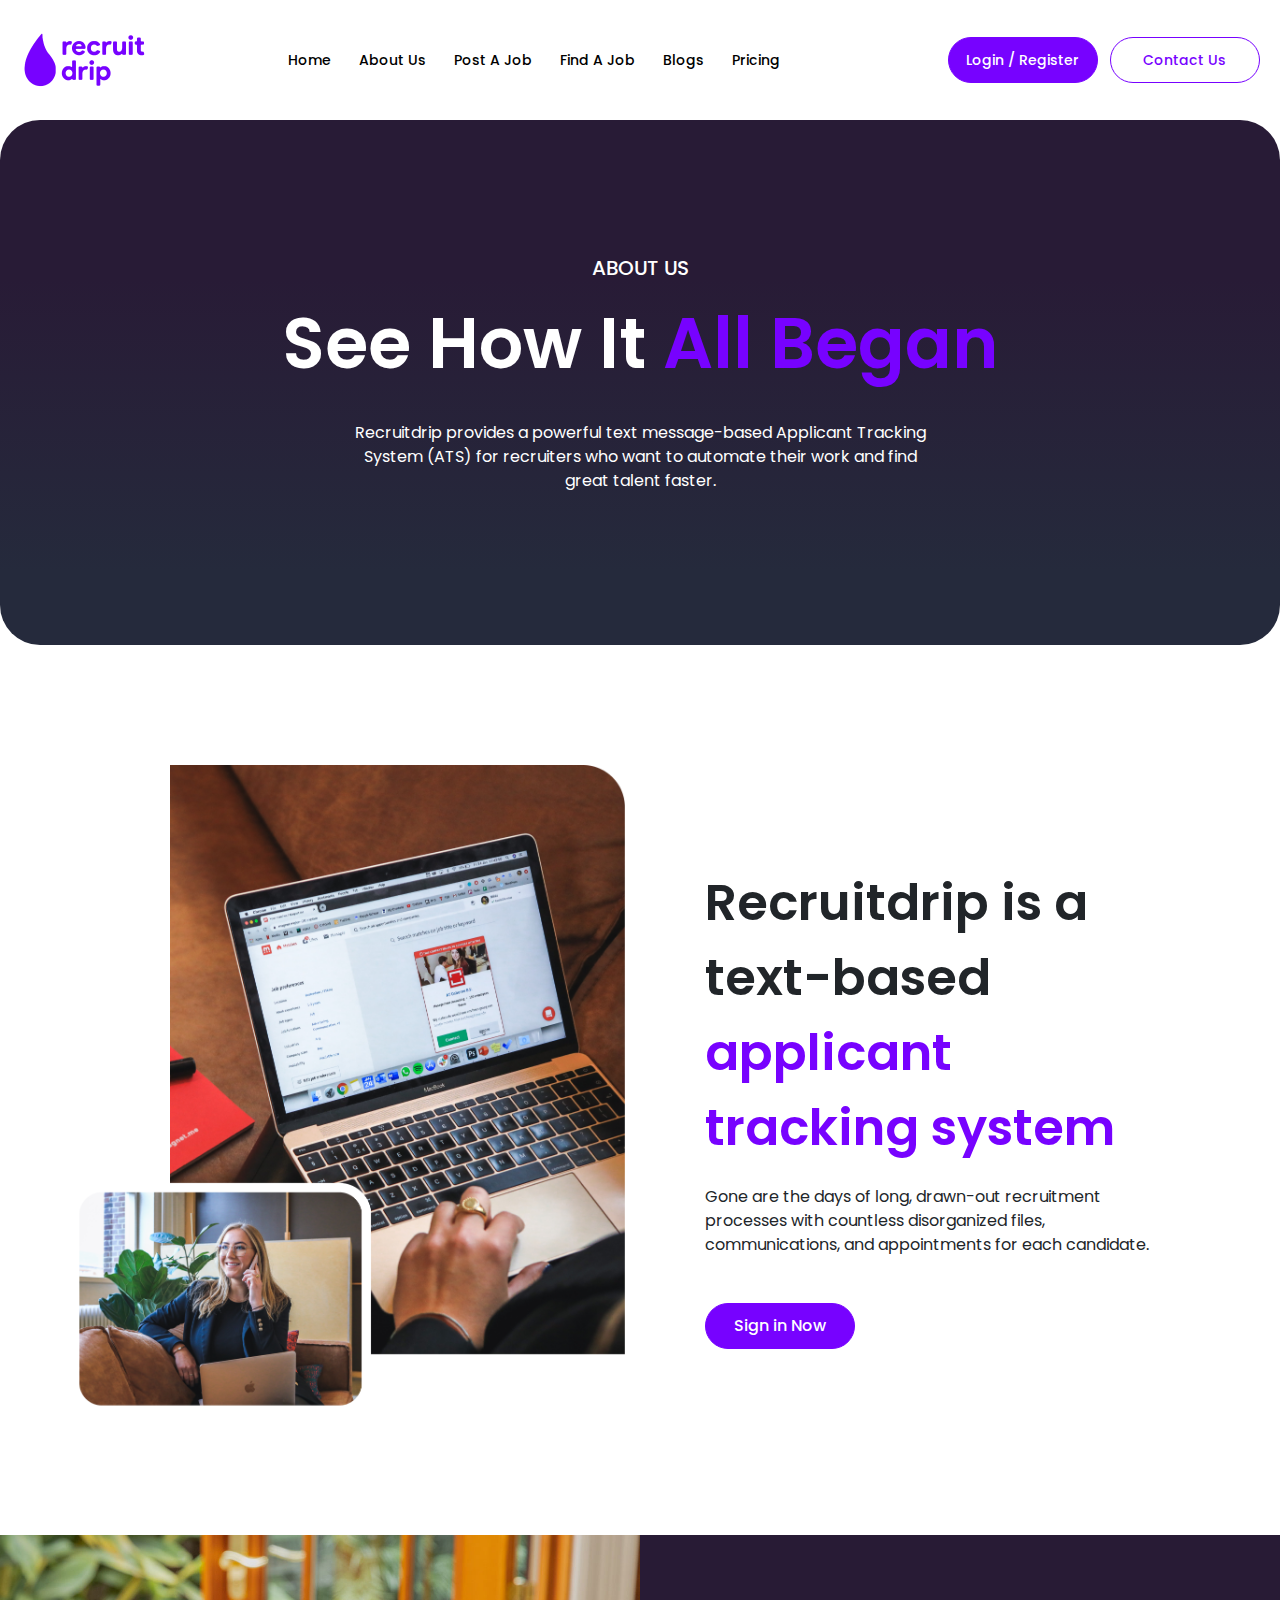
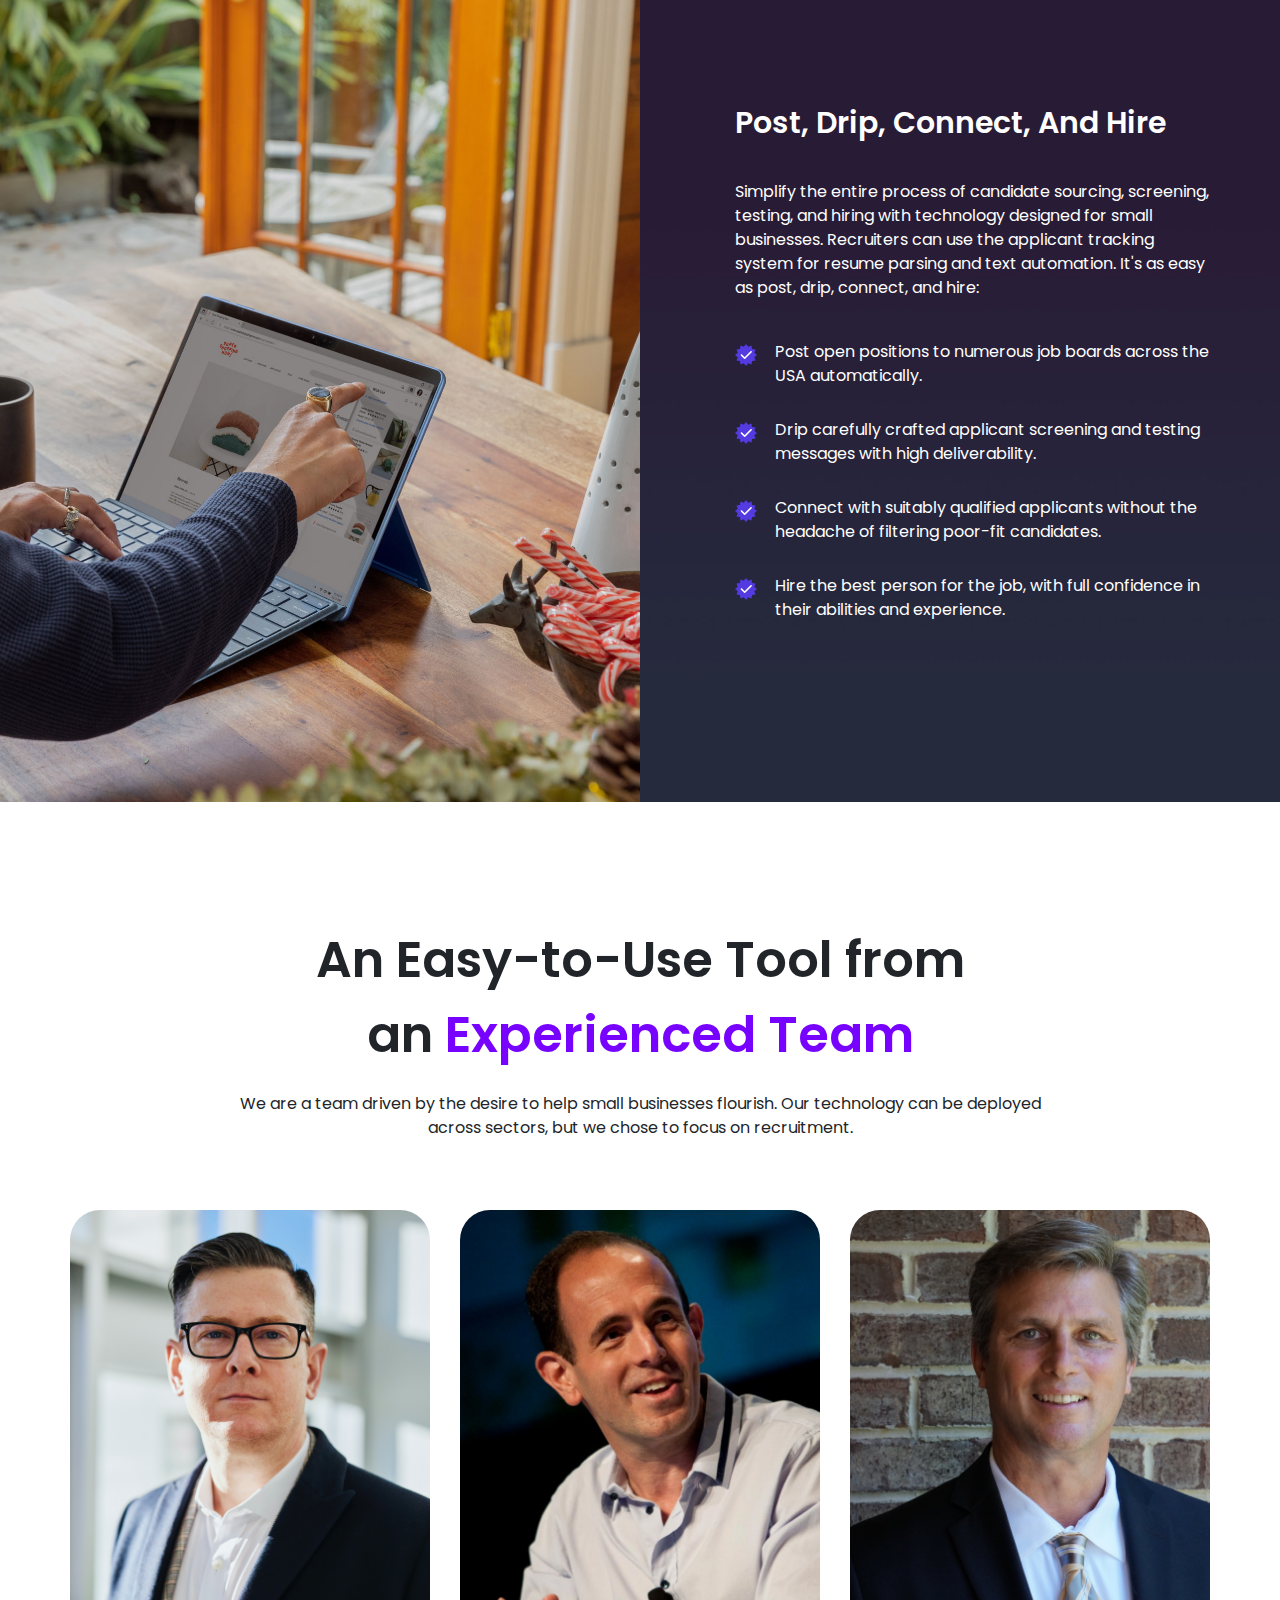
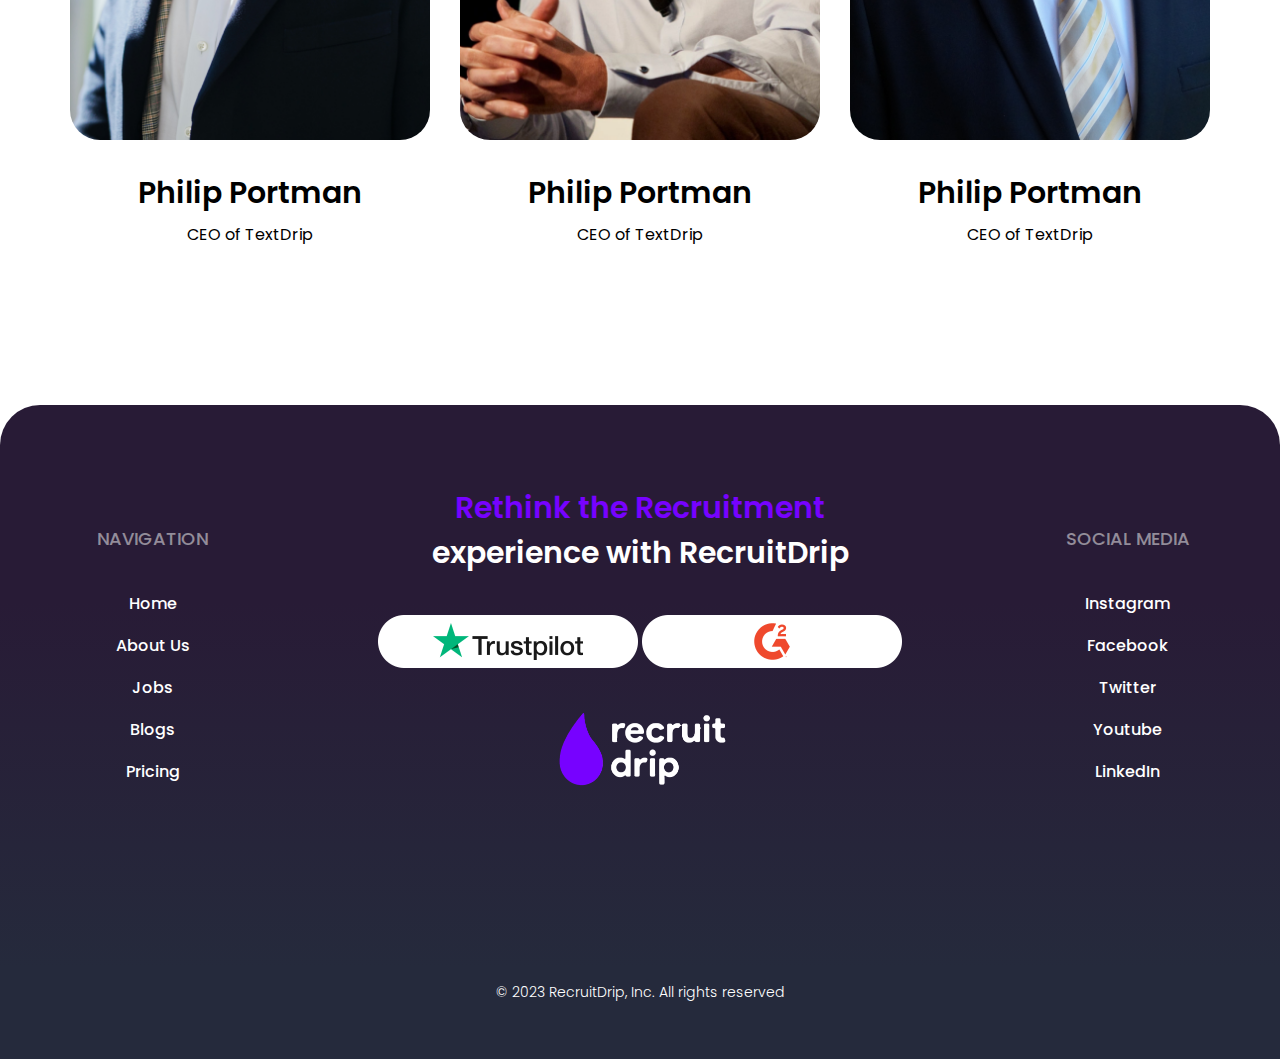
<file: about-us.html>
<!DOCTYPE html>
<html class="no-js">
    <head>
        <meta charset="utf-8">
        <meta http-equiv="x-ua-compatible" content="ie=edge">
        <title></title>

        <!-- Mobile -->
        <meta name="viewport" content="width=device-width, minimum-scale=1, maximum-scale=1, user-scalable=no, minimal-ui">
        <meta name="mobile-web-app-capable" content="yes">
        <meta name="apple-mobile-web-app-capable" content="yes">
        <meta name="apple-mobile-web-app-status-bar-style" content="black-translucent">

        <!-- Favicon -->
        <link rel="shortcut icon" type="image/x-icon" href="images/icon/favicon.ico">

        <!-- JS -->
        <script src="assets/js/modernizr-custom.js"></script>
        <script src="assets/js/jquery-3.5.1.min.js"></script>
        <script src="assets/js/main.js"></script>

        <!-- Fonts -->
        <link rel="preconnect" href="https://fonts.googleapis.com">
        <link rel="preconnect" href="https://fonts.gstatic.com" crossorigin>
        <link href="https://fonts.googleapis.com/css2?family=Poppins:wght@300;400;500;600;700&display=swap" rel="stylesheet">


        <!-- CSS -->
        <link rel="stylesheet" href="assets/css/reset.custom.min.css">
        <link rel="stylesheet" href="assets/css/font-awesome.min.css">
        <link rel="stylesheet" href="assets/css/bootstrap.min.css">
        <link rel="stylesheet" href="assets/css/style.css">

        <!-- Primary Meta Tags -->
        <meta name="title" content="This is a meta title.">
        <meta name="description" content="This is a meta description sample. We can add up to 160 characters.">
        <meta name="keywords" content="Chula Vista Electric Co.">
        <meta name="author" content="Guevara Web Graphics Studio">

        <!-- Open Graph / Facebook -->
        <meta property="og:type" content="website">
        <meta property="og:url" content="https://example.com/">
        <meta property="og:title" content="This is a meta title">
        <meta property="og:description" content="This is a meta description sample. We can add up to 160 characters.">
        <meta property="og:image" content="imageurl">

        <!-- Twitter -->
        <meta property="twitter:card" content="summary_large_image">
        <meta property="twitter:url" content="https://example.com/">
        <meta property="twitter:title" content="This is a meta title.">
        <meta property="twitter:description" content="This is a meta description sample. We can add up to 160 characters.">
        <meta property="twitter:image" content="imageurl">

    </head>

    <body>
        <!-- Body Wrapper -->
        <div class="body-wrapper ">
            
    
                <!-- Header Desktop -->
            <header class="header header--desktop">
                <div class="wrapper">
                    <div class="row align-items-center">
                        <div class="left col-2">
                            <a href="#">
                                <img src="images/recruitdrip_logo.png" alt="Recruitdrip Logo" width="126">
                            </a>
                        </div>
                        <div class="center col-6 text-center">
                            <nav class="main-navigation">
                                <ul>
                                    <li>
                                        <a href="index.html">Home</a>
                                    </li>
                                    <li>
                                        <a href="about-us.html">About Us</a>
                                    </li>
                                    <li>
                                        <a href="#">Post A Job</a>
                                    </li>
                                    <li>
                                        <a href="job-overview.html">Find A Job</a>
                                    </li>
                                    <li>
                                        <a href="blogs.html">Blogs</a>
                                    </li>
                                    <li>
                                        <a href="pricing.html">Pricing</a>
                                    </li>
                                </ul>
                            </nav>
                        </div>
                        <div class="right col-4">
                            <a href="#" class="btn btn--primary">Login / Register</a>
                            <a href="contact.html" class="btn btn--secondary">Contact Us</a>
                        </div>
                    </div>
                </div>
            </header>

            <!-- Header Mpbile -->
            <header class="header--mobile">
                <div class="wrapper">
                    <div class="row align-items-center">
                        <div class="col-4 text-left">
                            <a href="#">
                                <img src="images/recruitdrip_logo.png" alt="Recruitdrip Logo" width="126">
                            </a>
                        </div>
                        <div class="col-8 text-right">
                            <a href="#" class="hamburger">
                                <div></div>
                            </a>
                        </div>
                        <div class="mobile-menu">
                            <ul>
                                <li>
                                    <a href="index.html">Home</a>
                                </li>
                                <li>
                                    <a href="about-us.html">About Us</a>
                                </li>
                                <li>
                                    <a href="#">Post A Job</a>
                                </li>
                                <li>
                                    <a href="#">Find A Job</a>
                                </li>
                                <li>
                                    <a href="blogs.html">Blogs</a>
                                </li>
                                <li>
                                    <a href="pricing.html">Pricing</a>
                                </li>
                                <li>
                                    <a href="#" class="btn btn--primary">Login / Register</a>
                                </li>
                                <li>
                                    <a href="contact.html" class="btn btn--secondary">Contact Us</a>
                                </li>
                            </ul>
                        </div>
                    </div>
                </div>
            </div>
                
                <!-- Main Content -->
                <main class="main-content page--about">
                        
                    <!-- Hero -->
                    <section class="section--hero text-center">
                        <div class="wrapper section--hero__content">
                            <div class="row">
                                <div class="col-md-12">
                                    <h1>About Us</h1>
                                    <h2>See How It <span>All Began</span></h2>
                                    <p>Recruitdrip provides a powerful text message-based Applicant Tracking System (ATS) for recruiters who want to automate their work and find great talent faster.</p>
                                </div>
                            </div>
                        </div>
                    </section>

                    <!-- About  -->
                    <section class="section--about">
                        <div class="wrapper">
                            <div class="section--about__content">
                                <div class="row">
                                    <div class="col-md-6">
                                        <div class="content-img">
                                            <img src="images/about_img.png" alt="">
                                        </div>
                                    </div>
                                    <div class="col-md-6">
                                        <div class="content-text">
                                            <h2>Recruitdrip is a text-based <span>applicant tracking system</span></h2>
                                            <p>Gone are the days of long, drawn-out recruitment processes with countless disorganized files, communications, and appointments for each candidate.</p>
                                            <a href="#" class="btn btn--primary">Sign in Now</a>
                                        </div>
                                    </div>
                                </div>
                            </div>
                        </div>
                    </section>

                    <!-- Drip -->
                    <section class="section--connect" style="background-image: url('images/connect-drip_img.jpg');">
                        <div class="wrapper">
                            <div class="section--connect__content">
                                <div class="row">
                                    <div class="col-md-6">

                                    </div>
                                    <div class="col-md-6">
                                        <div class="content-text">
                                            <h2>Post, Drip, Connect, And Hire</h2>
                                            <p>Simplify the entire process of candidate sourcing, screening, testing, and hiring with technology designed for small businesses. Recruiters can use the applicant tracking system for resume parsing and text automation. It's as easy as post, drip, connect, and hire:</p>
                                            <ul>
                                                <li>Post open positions to numerous job boards across the USA automatically.</li>
                                                <li>Drip carefully crafted applicant screening and testing messages with high deliverability.</li>
                                                <li>Connect with suitably qualified applicants without the headache of filtering poor-fit candidates.</li>
                                                <li>Hire the best person for the job, with full confidence in their abilities and experience.</li>
                                            </ul>
                                        </div>
                                    </div>
                                </div>
                            </div>
                        </div>
                    </section>

                    <!-- Leadership -->
                    <section class="section--leadership">
                        <div class="wrapper">
                            <h2>An Easy-to-Use Tool from an <span>Experienced Team</span></h2>
                            <p>We are a team driven by the desire to help small businesses flourish. Our technology can be deployed across sectors, but we chose to focus on recruitment.</p>

                            <div class="row leadership--list">
                                <div class="col-lg-4 col-md-6">
                                    <div class="leadership--image">
                                        <img src="images/leadership_1.png" alt="">
                                    </div>
                                    <div class="leadership--name">
                                        <h3>Philip Portman</h3>
                                        <h4>CEO of TextDrip</h4>
                                    </div>
                                </div>
                                <div class="col-lg-4 col-md-6">
                                    <div class="leadership--image">
                                        <img src="images/leadership_2.png" alt="">
                                    </div>
                                    <div class="leadership--name">
                                        <h3>Philip Portman</h3>
                                        <h4>CEO of TextDrip</h4>
                                    </div>
                                </div>
                                <div class="col-lg-4 col-md-6">
                                    <div class="leadership--image">
                                        <img src="images/leadership_3.png" alt="">
                                    </div>
                                    <div class="leadership--name">
                                        <h3>Philip Portman</h3>
                                        <h4>CEO of TextDrip</h4>
                                    </div>
                                </div>
                            </div>
                        </div>
                    </section>
                </main>

                <!-- Main Footer -->
                <footer class="main-footer text-center">
                    <!-- <a href="#" id="back-to-top">Back to Top</a> -->
                    <div class="wrapper">
                        <div class="row">
                            <div class="left col-2">
                                <h2>Navigation</h2>
                                <ul>
                                    <li>
                                        <a href="#">Home</a>
                                    </li>
                                    <li>
                                        <a href="#">About Us</a>
                                    </li>
                                    <li>
                                        <a href="#">Jobs</a>
                                    </li>
                                    <li>
                                        <a href="#">Blogs</a>
                                    </li>
                                    <li>
                                        <a href="#">Pricing</a>
                                    </li>
                                </ul>
                            </div>
                            <div class="center col-8">
                                <h3><span>Rethink the Recruitment</span> experience with RecruitDrip</h3>
                                <a href="https://www.trustpilot.com/review/recruitdrip.com" target="_blank">
                                    <img src="images/trust-pilot_logo.png" alt="Recruitdrip Logo" width="260">
                                </a>
                                <a href="https://www.g2.com/products/portman-holdings-llc-recruitdrip/reviews" target="_blank">
                                    <img src="images/g2_logo.png" alt="Recruitdrip Logo" width="260">
                                </a>
                                <div class="space"></div>
                                <a href="#">
                                    <img src="images/recruitdrio_logo_footer.png" alt="Recruitdrip Logo" width="175">
                                </a>
                                </ul>
                            </div>
                            <div class="right col-2">
                                <h2>Social Media</h2>
                                <ul>
                                    <li>
                                        <a href="#">Instagram</a>
                                    </li>
                                    <li>
                                        <a href="#">Facebook</a>
                                    </li>
                                    <li>
                                        <a href="#">Twitter</a>
                                    </li>
                                    <li>
                                        <a href="#">Youtube</a>
                                    </li>
                                    <li>
                                        <a href="#">LinkedIn</a>
                                    </li>
                                </ul>
                            </div>
                        </div>
                        <div class="disclaimer ">
                            <p>© 2023 RecruitDrip, Inc. All rights reserved</p>
                        </div>
                    </div>
                </footer>

                <!-- Modal -->
            </div>

        </div>
        
        <!-- JS -->
        <script src="assets/js/popper.min.js"></script>
        <script src="assets/js/bootstrap.min.js"></script>

        
    </body>
</html>
</file>
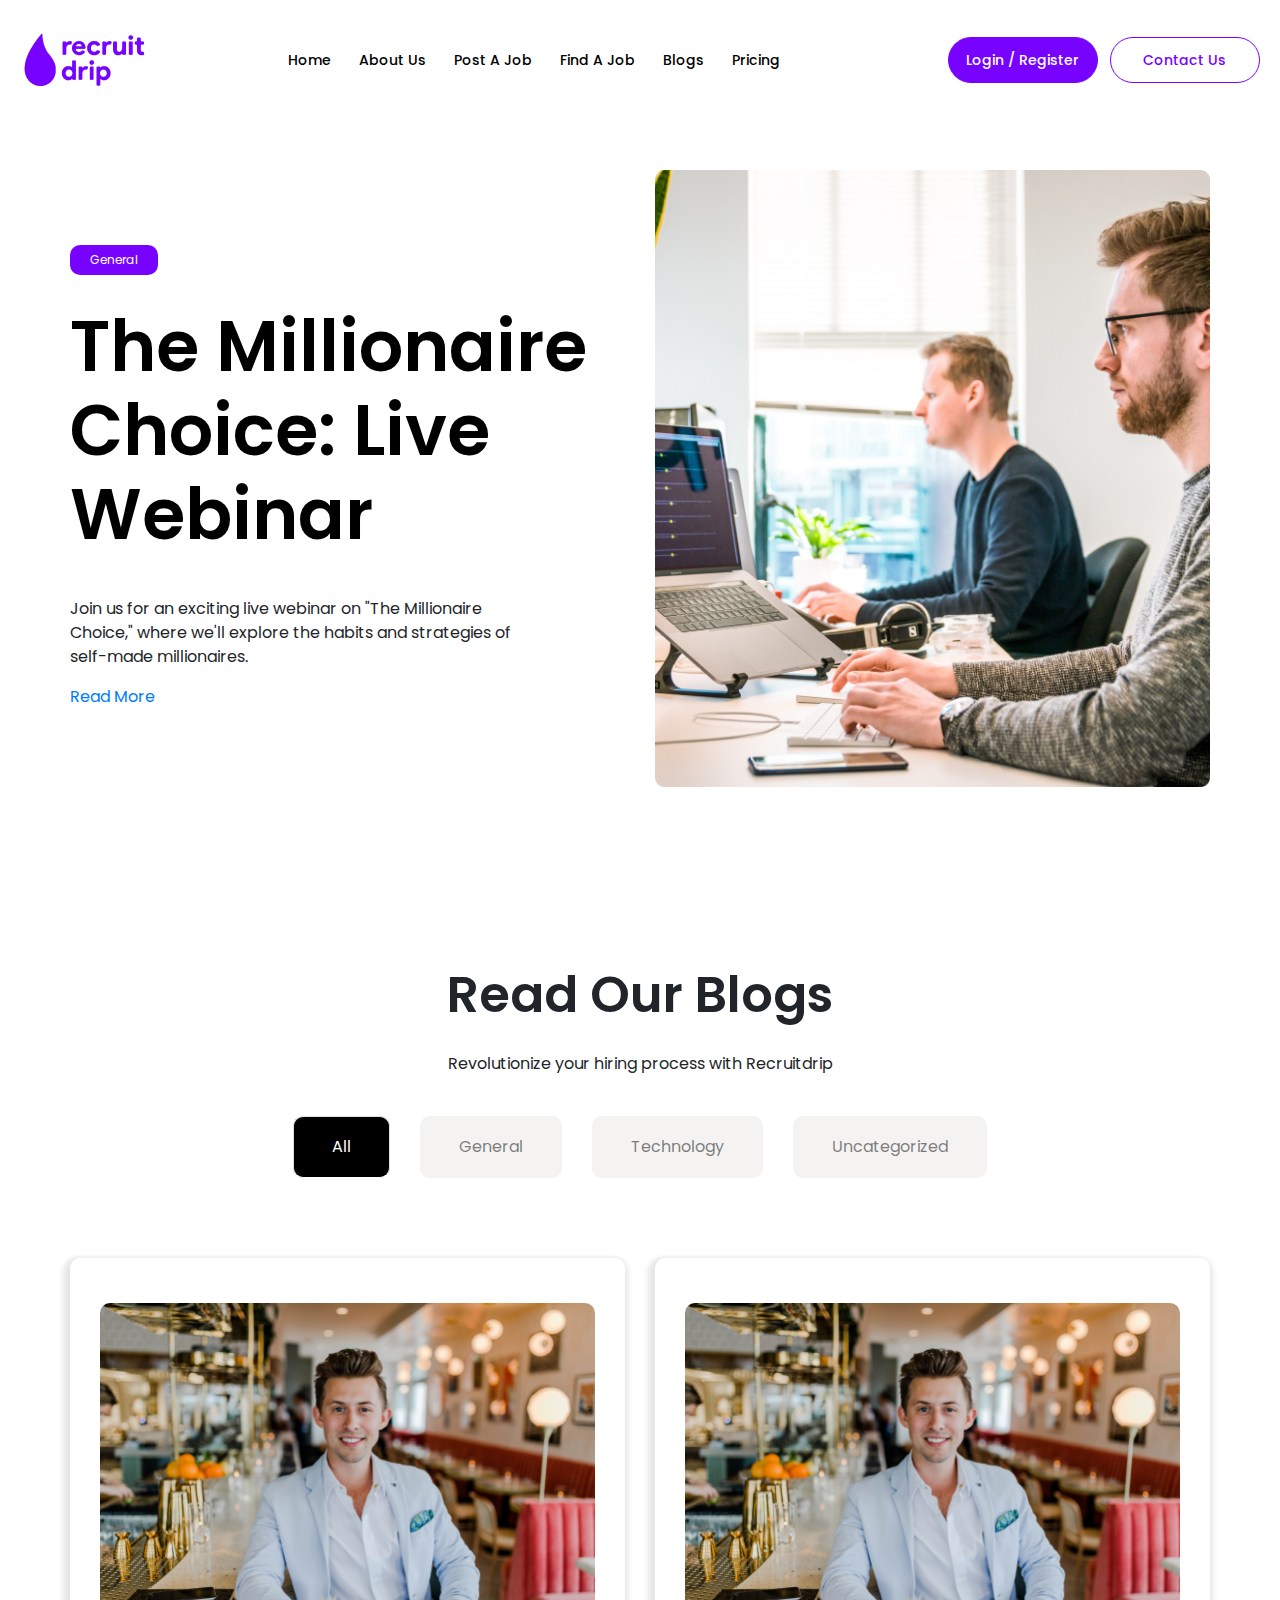
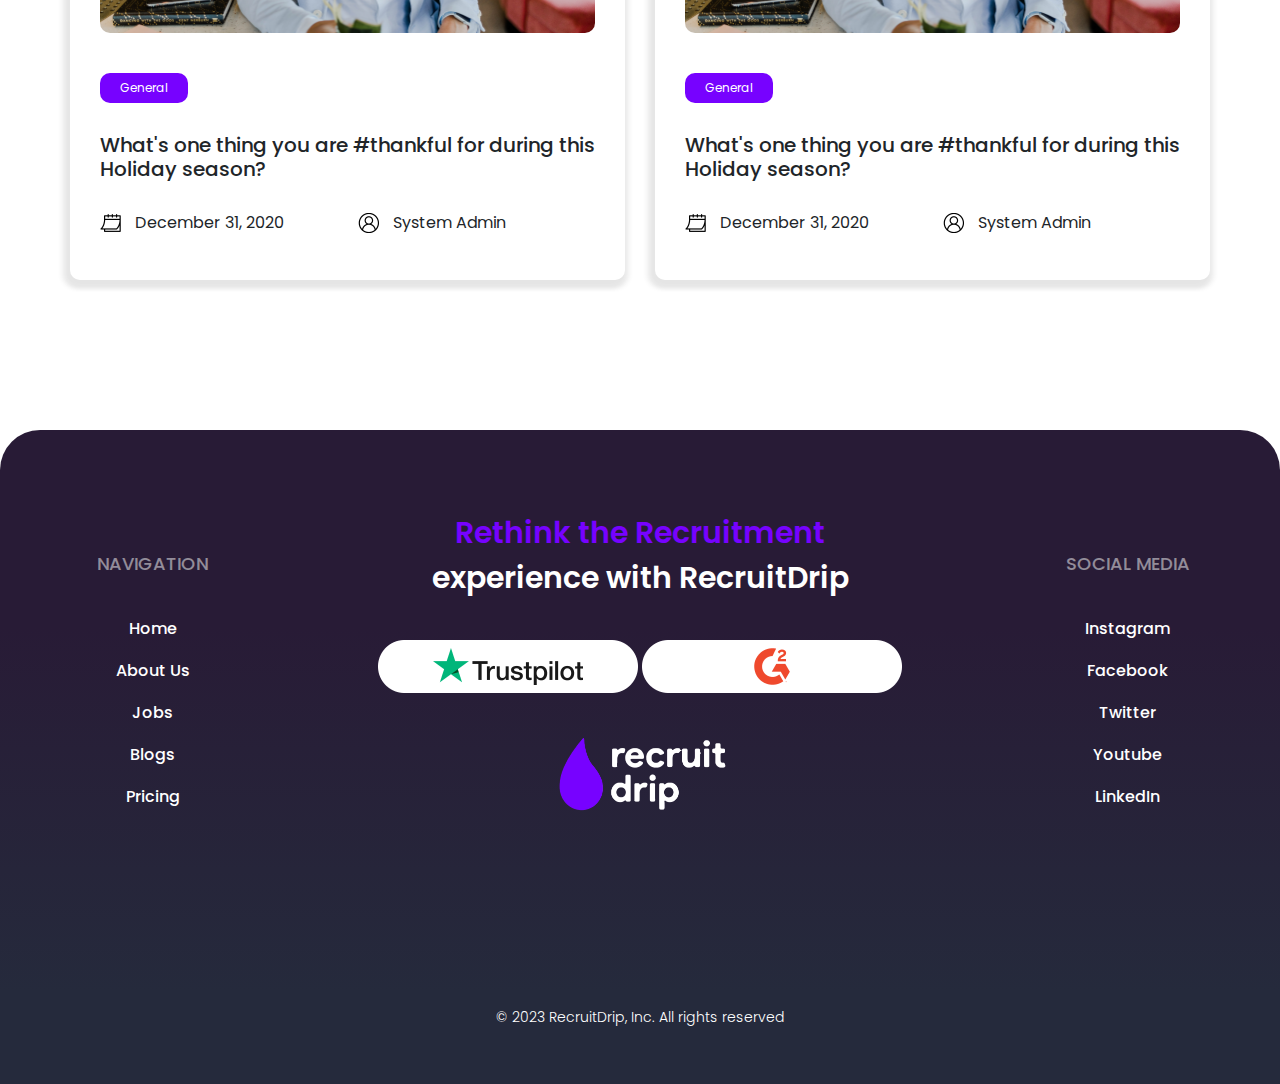
<file: blogs.html>
<!DOCTYPE html>
<html class="no-js">
    <head>
        <meta charset="utf-8">
        <meta http-equiv="x-ua-compatible" content="ie=edge">
        <title></title>

        <!-- Mobile -->
        <meta name="viewport" content="width=device-width, minimum-scale=1, maximum-scale=1, user-scalable=no, minimal-ui">
        <meta name="mobile-web-app-capable" content="yes">
        <meta name="apple-mobile-web-app-capable" content="yes">
        <meta name="apple-mobile-web-app-status-bar-style" content="black-translucent">

        <!-- Favicon -->
        <link rel="shortcut icon" type="image/x-icon" href="images/icon/favicon.ico">

        <!-- JS -->
        <script src="assets/js/modernizr-custom.js"></script>
        <script src="assets/js/jquery-3.5.1.min.js"></script>
        <script src="assets/js/main.js"></script>

        <!-- Fonts -->
        <link rel="preconnect" href="https://fonts.googleapis.com">
        <link rel="preconnect" href="https://fonts.gstatic.com" crossorigin>
        <link href="https://fonts.googleapis.com/css2?family=Poppins:wght@300;400;500;600;700&display=swap" rel="stylesheet">


        <!-- CSS -->
        <link rel="stylesheet" href="assets/css/reset.custom.min.css">
        <link rel="stylesheet" href="assets/css/font-awesome.min.css">
        <link rel="stylesheet" href="assets/css/bootstrap.min.css">
        <link rel="stylesheet" href="assets/css/style.css">

        <!-- Primary Meta Tags -->
        <meta name="title" content="This is a meta title.">
        <meta name="description" content="This is a meta description sample. We can add up to 160 characters.">
        <meta name="keywords" content="Chula Vista Electric Co.">
        <meta name="author" content="Guevara Web Graphics Studio">

        <!-- Open Graph / Facebook -->
        <meta property="og:type" content="website">
        <meta property="og:url" content="https://example.com/">
        <meta property="og:title" content="This is a meta title">
        <meta property="og:description" content="This is a meta description sample. We can add up to 160 characters.">
        <meta property="og:image" content="imageurl">

        <!-- Twitter -->
        <meta property="twitter:card" content="summary_large_image">
        <meta property="twitter:url" content="https://example.com/">
        <meta property="twitter:title" content="This is a meta title.">
        <meta property="twitter:description" content="This is a meta description sample. We can add up to 160 characters.">
        <meta property="twitter:image" content="imageurl">

    </head>

    <body>
        <!-- Body Wrapper -->
        <div class="body-wrapper ">
            
            <!-- Header Desktop -->
            <header class="header header--desktop">
                <div class="wrapper">
                    <div class="row align-items-center">
                        <div class="left col-2">
                            <a href="#">
                                <img src="images/recruitdrip_logo.png" alt="Recruitdrip Logo" width="126">
                            </a>
                        </div>
                        <div class="center col-6 text-center">
                            <nav class="main-navigation">
                                <ul>
                                    <li>
                                        <a href="index.html">Home</a>
                                    </li>
                                    <li>
                                        <a href="about-us.html">About Us</a>
                                    </li>
                                    <li>
                                        <a href="#">Post A Job</a>
                                    </li>
                                    <li>
                                        <a href="job-overview.html">Find A Job</a>
                                    </li>
                                    <li>
                                        <a href="blogs.html">Blogs</a>
                                    </li>
                                    <li>
                                        <a href="pricing.html">Pricing</a>
                                    </li>
                                </ul>
                            </nav>
                        </div>
                        <div class="right col-4">
                            <a href="#" class="btn btn--primary">Login / Register</a>
                            <a href="contact.html" class="btn btn--secondary">Contact Us</a>
                        </div>
                    </div>
                </div>
            </header>

            <!-- Header Mpbile -->
            <header class="header--mobile">
                <div class="wrapper">
                    <div class="row align-items-center">
                        <div class="col-4 text-left">
                            <a href="#">
                                <img src="images/recruitdrip_logo.png" alt="Recruitdrip Logo" width="126">
                            </a>
                        </div>
                        <div class="col-8 text-right">
                            <a href="#" class="hamburger">
                                <div></div>
                            </a>
                        </div>
                        <div class="mobile-menu">
                            <ul>
                                <li>
                                    <a href="index.html">Home</a>
                                </li>
                                <li>
                                    <a href="about-us.html">About Us</a>
                                </li>
                                <li>
                                    <a href="#">Post A Job</a>
                                </li>
                                <li>
                                    <a href="#">Find A Job</a>
                                </li>
                                <li>
                                    <a href="blogs.html">Blogs</a>
                                </li>
                                <li>
                                    <a href="pricing.html">Pricing</a>
                                </li>
                                <li>
                                    <a href="#" class="btn btn--primary">Login / Register</a>
                                </li>
                                <li>
                                    <a href="contact.html" class="btn btn--secondary">Contact Us</a>
                                </li>
                            </ul>
                        </div>
                    </div>
                </div>
            </div>
                
            <!-- Main Content -->
            <main class="main-content page--blogs">
                    
                <!-- Hero -->
                <section class="section--job-hero " >
                    <div class="section--job-hero__content">
                        <div class="wrapper">
                            <div class="row">
                                <div class="col-md-6">
                                    <div class="content--text">
                                        <span class="subheading">General</span>
                                        <h1>The Millionaire Choice: Live Webinar</h1>
                                        <p>Join us for an exciting live webinar on "The Millionaire Choice," where we'll explore the habits and strategies of self-made millionaires.</p>
                                        <a href="#" class="btn--readmore">Read More</a>
                                    </div>
                                </div>
                                <div class="col-md-6">
                                    <div class="content--image">
                                        <img src="images/blog-banner_img.jpg" alt="">
                                    </div>
                                </div>
                            </div>
                        </div>
                    </div>
                </section>

                <!-- Blog List -->
                <section class="section--our-blogs">
                    <div class="wrapper">
                        <div class="section--our-blogs__content">
                            <h2>Read Our Blogs</h2>
                            <p>Revolutionize your hiring process with Recruitdrip</p>
                            <ul class="nav nav-tabs" id="myTab" role="tablist">
                                <li class="nav-item" role="presentation">
                                  <button class="nav-link active all" data-toggle="tab" data-target="#all" type="button" role="tab" aria-controls="all" aria-selected="true">All</button>
                                </li>
                                <li class="nav-item" role="presentation">
                                    <button class="nav-link general"  data-toggle="tab" data-target="#general" type="button" role="tab" aria-controls="general" aria-selected="false" >General</button>
                                </li>
                                <li class="nav-item" role="presentation">
                                    <button class="nav-link technology"  data-toggle="tab" data-target="#technology" type="button" role="tab" aria-controls="technology" aria-selected="false" >Technology</button>
                                </li>
                                <li class="nav-item" role="presentation">
                                    <button class="nav-link uncategorized"  data-toggle="tab" data-target="#uncategorized" type="button" role="tab" aria-controls="Uncategorized" aria-selected="false" >Uncategorized</button>
                                </li>
                            </ul>

                            <!-- Tab Content -->
                            <div class="tab-content" id="BlogTabContent">
                                <div class="tab-pane fade show active" id="all" role="tabpanel" >
                                    
                                    <div class="row blog--list">
                                        <div class="col-md-6 ">
                                            <div class="blog--item">
                                                <a href="#">
                                                    <div class="content--image">
                                                        <img src="images/blog-1.png" alt="">
                                                    </div>
                                                    <div class="content--text">
                                                        <span class="category">General</span>
                                                        <h3>What's one thing you are #thankful for during this Holiday season?</h3>
                                                        <div class="meta">
                                                            <span class="date">December 31, 2020</span>
                                                            <span class="name">System Admin</span>
                                                        </div>
                                                    </div>
                                                </a>
                                            </div>
                                        </div>
                                        <div class="col-md-6 ">
                                            <div class="blog--item">
                                                <a href="#">
                                                    <div class="content--image">
                                                        <img src="images/blog-1.png" alt="">
                                                    </div>
                                                    <div class="content--text">
                                                        <span class="category">General</span>
                                                        <h3>What's one thing you are #thankful for during this Holiday season?</h3>
                                                        <div class="meta">
                                                            <span class="date">December 31, 2020</span>
                                                            <span class="name">System Admin</span>
                                                        </div>
                                                    </div>
                                                </a>
                                            </div>
                                        </div>
                                    </div>
                                </div>

                                <!-- Qualification -->
                                <div class="tab-pane fade" id="general" role="tabpanel" >
                                    
                                    <div class="row blog--list">
                                        <div class="col-md-6 ">
                                            <div class="blog--item">
                                                <a href="#">
                                                    <div class="content--image">
                                                        <img src="images/blog-1.png" alt="">
                                                    </div>
                                                    <div class="content--text">
                                                        <span class="category">General</span>
                                                        <h3>What's one thing you are #thankful for during this Holiday season?</h3>
                                                        <div class="meta">
                                                            <span class="date">December 31, 2020</span>
                                                            <span class="name">System Admin</span>
                                                        </div>
                                                    </div>
                                                </a>
                                            </div>
                                        </div>
                                    </div>

                                </div>

                                <!-- Skills -->
                                <div class="tab-pane fade" id="technology" role="tabpanel" >
                                    <div class="row blog--list">
                                        <div class="col-md-6 ">
                                            <div class="blog--item">
                                                <a href="#">
                                                    <div class="content--image">
                                                        <img src="images/blog-1.png" alt="">
                                                    </div>
                                                    <div class="content--text">
                                                        <span class="category">General</span>
                                                        <h3>What's one thing you are #thankful for during this Holiday season?</h3>
                                                        <div class="meta">
                                                            <span class="date">December 31, 2020</span>
                                                            <span class="name">System Admin</span>
                                                        </div>
                                                    </div>
                                                </a>
                                            </div>
                                        </div>
                                        <div class="col-md-6 ">
                                            <div class="blog--item">
                                                <a href="#">
                                                    <div class="content--image">
                                                        <img src="images/blog-1.png" alt="">
                                                    </div>
                                                    <div class="content--text">
                                                        <span class="category">General</span>
                                                        <h3>What's one thing you are #thankful for during this Holiday season?</h3>
                                                        <div class="meta">
                                                            <span class="date">December 31, 2020</span>
                                                            <span class="name">System Admin</span>
                                                        </div>
                                                    </div>
                                                </a>
                                            </div>
                                        </div>
                                    </div>
                                </div>

                                <div class="tab-pane fade" id="uncategorized" role="tabpanel" >
                                    <div class="row blog--list">
                                        <div class="col-md-6 ">
                                            <div class="blog--item">
                                                <a href="#">
                                                    <div class="content--image">
                                                        <img src="images/blog-1.png" alt="">
                                                    </div>
                                                    <div class="content--text">
                                                        <span class="category">General</span>
                                                        <h3>What's one thing you are #thankful for during this Holiday season?</h3>
                                                        <div class="meta">
                                                            <span class="date">December 31, 2020</span>
                                                            <span class="name">System Admin</span>
                                                        </div>
                                                    </div>
                                                </a>
                                            </div>
                                        </div>
                                    </div>
                                </div>
                            </div>
                        </div>
                    </div>
                </section>
            </main>

            <!-- Main Footer -->
            <footer class="main-footer text-center">
                <!-- <a href="#" id="back-to-top">Back to Top</a> -->
                <div class="wrapper">
                    <div class="row">
                        <div class="left col-2">
                            <h2>Navigation</h2>
                            <ul>
                                <li>
                                    <a href="#">Home</a>
                                </li>
                                <li>
                                    <a href="#">About Us</a>
                                </li>
                                <li>
                                    <a href="#">Jobs</a>
                                </li>
                                <li>
                                    <a href="#">Blogs</a>
                                </li>
                                <li>
                                    <a href="#">Pricing</a>
                                </li>
                            </ul>
                        </div>
                        <div class="center col-8">
                            <h3><span>Rethink the Recruitment</span> experience with RecruitDrip</h3>
                            <a href="https://www.trustpilot.com/review/recruitdrip.com" target="_blank">
                                <img src="images/trust-pilot_logo.png" alt="Recruitdrip Logo" width="260">
                            </a>
                            <a href="https://www.g2.com/products/portman-holdings-llc-recruitdrip/reviews" target="_blank">
                                <img src="images/g2_logo.png" alt="Recruitdrip Logo" width="260">
                            </a>
                            <div class="space"></div>
                            <a href="#">
                                <img src="images/recruitdrio_logo_footer.png" alt="Recruitdrip Logo" width="175">
                            </a>
                            </ul>
                        </div>
                        <div class="right col-2">
                            <h2>Social Media</h2>
                            <ul>
                                <li>
                                    <a href="#">Instagram</a>
                                </li>
                                <li>
                                    <a href="#">Facebook</a>
                                </li>
                                <li>
                                    <a href="#">Twitter</a>
                                </li>
                                <li>
                                    <a href="#">Youtube</a>
                                </li>
                                <li>
                                    <a href="#">LinkedIn</a>
                                </li>
                            </ul>
                        </div>
                    </div>
                    <div class="disclaimer ">
                        <p>© 2023 RecruitDrip, Inc. All rights reserved</p>
                    </div>
                </div>
            </footer>

            <!-- Modal -->

        </div>
        
        <!-- JS -->
        <script src="assets/js/popper.min.js"></script>
        <script src="assets/js/bootstrap.min.js"></script>

        
    </body>
</html>
</file>
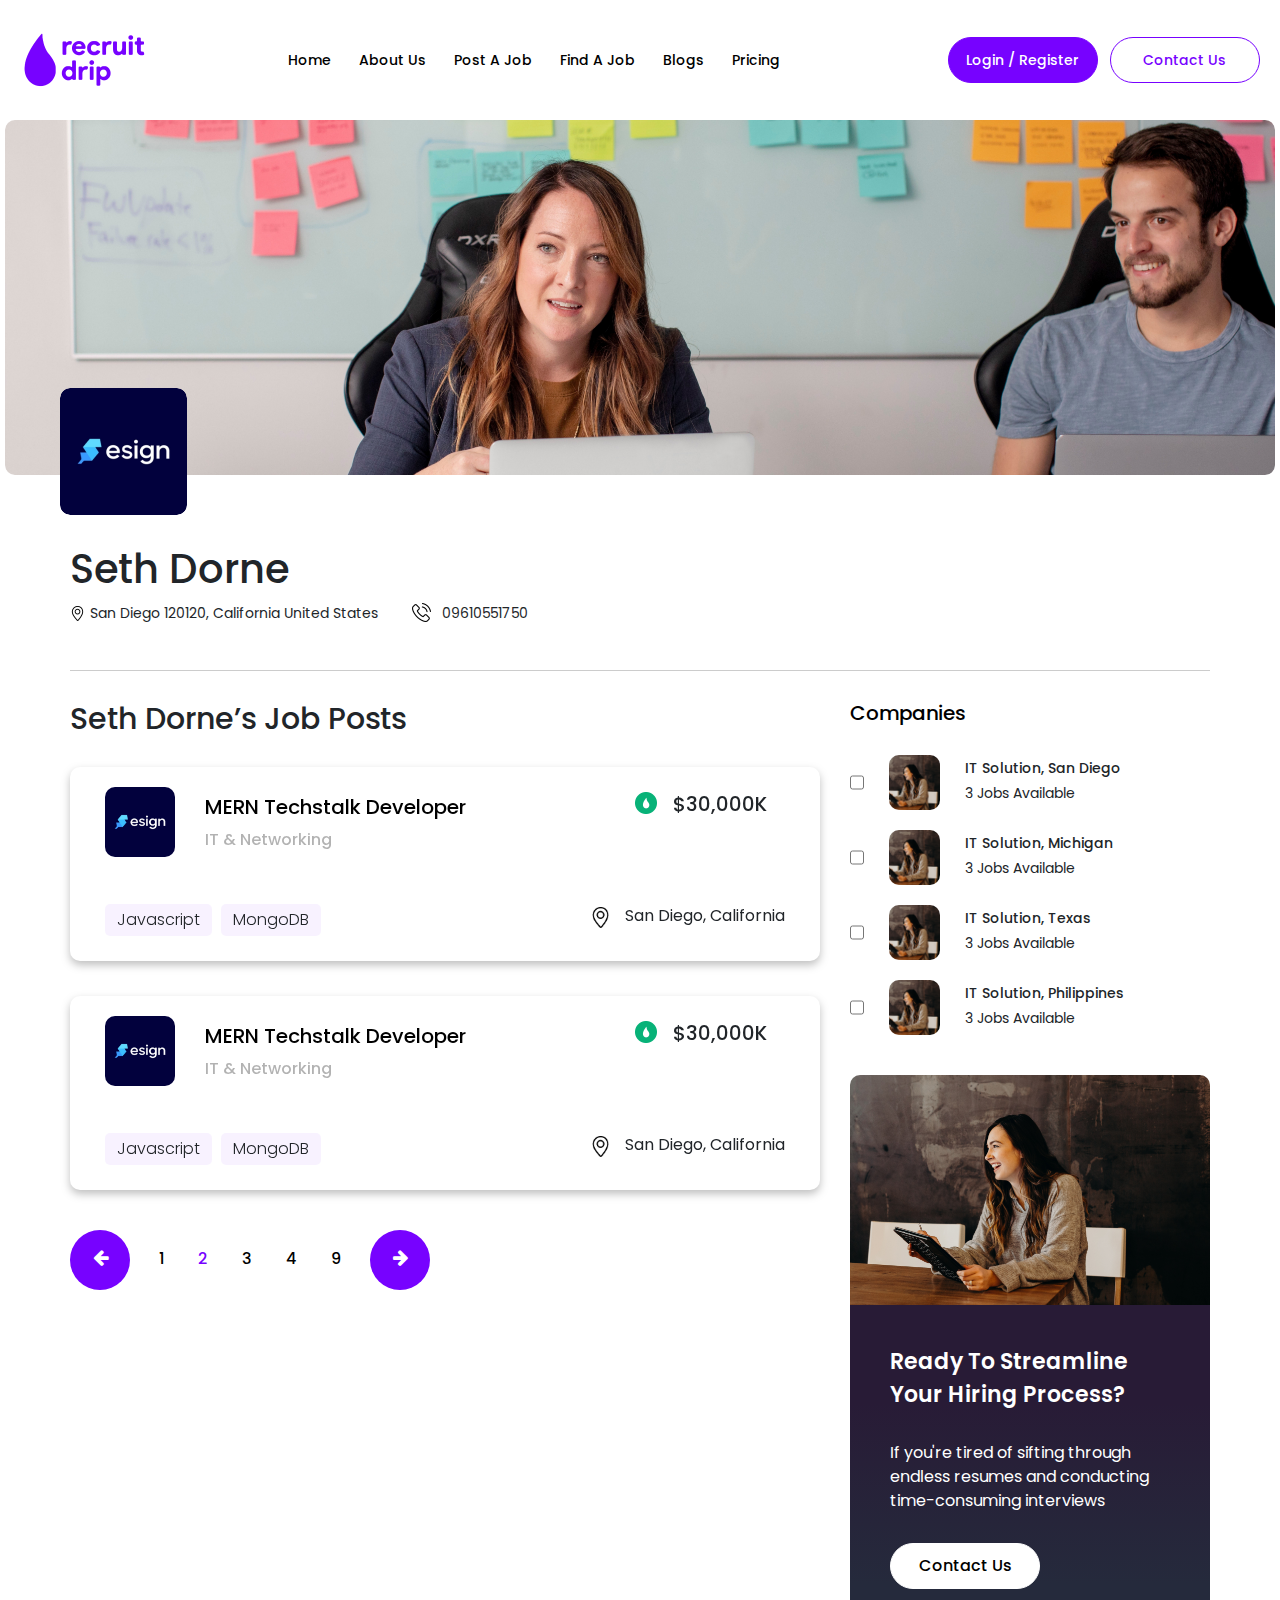
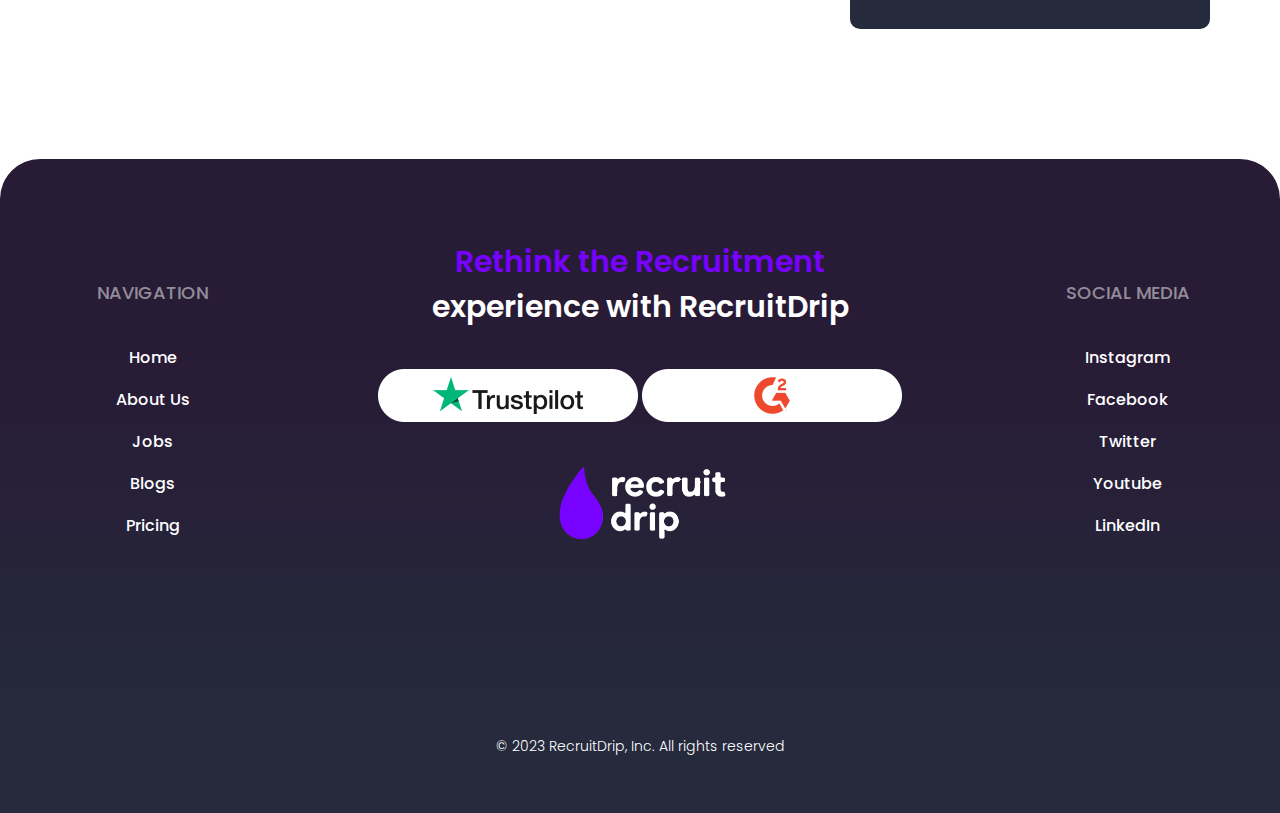
<file: career.html>
<!DOCTYPE html>
<html class="no-js">
    <head>
        <meta charset="utf-8">
        <meta http-equiv="x-ua-compatible" content="ie=edge">
        <title></title>

        <!-- Mobile -->
        <meta name="viewport" content="width=device-width, minimum-scale=1, maximum-scale=1, user-scalable=no, minimal-ui">
        <meta name="mobile-web-app-capable" content="yes">
        <meta name="apple-mobile-web-app-capable" content="yes">
        <meta name="apple-mobile-web-app-status-bar-style" content="black-translucent">

        <!-- Favicon -->
        <link rel="shortcut icon" type="image/x-icon" href="images/icon/favicon.ico">

        <!-- JS -->
        <script src="assets/js/modernizr-custom.js"></script>
        <script src="assets/js/jquery-3.5.1.min.js"></script>
        <script src="assets/js/main.js"></script>

        <!-- Fonts -->
        <link rel="preconnect" href="https://fonts.googleapis.com">
        <link rel="preconnect" href="https://fonts.gstatic.com" crossorigin>
        <link href="https://fonts.googleapis.com/css2?family=Poppins:wght@300;400;500;600;700&display=swap" rel="stylesheet">


        <!-- CSS -->
        <link rel="stylesheet" href="assets/css/reset.custom.min.css">
        <link rel="stylesheet" href="assets/css/font-awesome.min.css">
        <link rel="stylesheet" href="assets/css/bootstrap.min.css">
        <link rel="stylesheet" href="assets/css/style.css">

        <!-- Primary Meta Tags -->
        <meta name="title" content="This is a meta title.">
        <meta name="description" content="This is a meta description sample. We can add up to 160 characters.">
        <meta name="keywords" content="Chula Vista Electric Co.">
        <meta name="author" content="Guevara Web Graphics Studio">

        <!-- Open Graph / Facebook -->
        <meta property="og:type" content="website">
        <meta property="og:url" content="https://example.com/">
        <meta property="og:title" content="This is a meta title">
        <meta property="og:description" content="This is a meta description sample. We can add up to 160 characters.">
        <meta property="og:image" content="imageurl">

        <!-- Twitter -->
        <meta property="twitter:card" content="summary_large_image">
        <meta property="twitter:url" content="https://example.com/">
        <meta property="twitter:title" content="This is a meta title.">
        <meta property="twitter:description" content="This is a meta description sample. We can add up to 160 characters.">
        <meta property="twitter:image" content="imageurl">

    </head>

    <body>
        <!-- Body Wrapper -->
        <div class="body-wrapper ">
            
            <!-- Header Desktop -->
            <header class="header header--desktop">
                <div class="wrapper">
                    <div class="row align-items-center">
                        <div class="left col-2">
                            <a href="#">
                                <img src="images/recruitdrip_logo.png" alt="Recruitdrip Logo" width="126">
                            </a>
                        </div>
                        <div class="center col-6 text-center">
                            <nav class="main-navigation">
                                <ul>
                                    <li>
                                        <a href="index.html">Home</a>
                                    </li>
                                    <li>
                                        <a href="about-us.html">About Us</a>
                                    </li>
                                    <li>
                                        <a href="#">Post A Job</a>
                                    </li>
                                    <li>
                                        <a href="job-overview.html">Find A Job</a>
                                    </li>
                                    <li>
                                        <a href="blogs.html">Blogs</a>
                                    </li>
                                    <li>
                                        <a href="pricing.html">Pricing</a>
                                    </li>
                                </ul>
                            </nav>
                        </div>
                        <div class="right col-4">
                            <a href="#" class="btn btn--primary">Login / Register</a>
                            <a href="contact.html" class="btn btn--secondary">Contact Us</a>
                        </div>
                    </div>
                </div>
            </header>

            <!-- Header Mpbile -->
            <header class="header--mobile">
                <div class="wrapper">
                    <div class="row align-items-center">
                        <div class="col-4 text-left">
                            <a href="#">
                                <img src="images/recruitdrip_logo.png" alt="Recruitdrip Logo" width="126">
                            </a>
                        </div>
                        <div class="col-8 text-right">
                            <a href="#" class="hamburger">
                                <div></div>
                            </a>
                        </div>
                        <div class="mobile-menu">
                            <ul>
                                <li>
                                    <a href="index.html">Home</a>
                                </li>
                                <li>
                                    <a href="about-us.html">About Us</a>
                                </li>
                                <li>
                                    <a href="#">Post A Job</a>
                                </li>
                                <li>
                                    <a href="#">Find A Job</a>
                                </li>
                                <li>
                                    <a href="blogs.html">Blogs</a>
                                </li>
                                <li>
                                    <a href="pricing.html">Pricing</a>
                                </li>
                                <li>
                                    <a href="#" class="btn btn--primary">Login / Register</a>
                                </li>
                                <li>
                                    <a href="contact.html" class="btn btn--secondary">Contact Us</a>
                                </li>
                            </ul>
                        </div>
                    </div>
                </div>
            </div>
                
            <!-- Main Content -->
            <main class="main-content page--career">
                    
                <!-- Hero -->
                <section class="section--job-hero text-center" >
                    <img src="images/career_bg.png" alt="">
                    <div class="company-logo">
                        <img src="images/company-logo.png" alt="">
                    </div>
                </section>

                <section class="section--job-info">
                    <div class="wrapper">
                        <div class="section--job-info__head">
                            <div class="row">
                                <div class="col-md-12">
                                    <div class="job--title">
                                        <h1>Seth Dorne</h1>
                                        <p class="location">San Diego 120120, California United States</p>
                                        <p class="phone">09610551750</p>
                                    </div>
                                </div>
                            </div>
                        </div>
                        <div class="section--job-info__overview">
                            <div class="row">
                                <div class="col-lg-8">
                                    <div class="job--listing">
                                        <h3>Seth Dorne’s Job Posts</h3>
                                        <div class="job--listing__item">
                                            <div class="job--item">
                                                <div class="job--item__head">
                                                    <a href="#" class="job--item__logo">
                                                        <img src="images/company-logo.png" alt="">
                                                    </a>
                                                    <div class="job--item__title">
                                                        <h2><a href="#">MERN Techstalk Developer</a></h2>
                                                        <h3>IT & Networking</h3>
                                                    </div>
                                                    <div class="job--item__salary">
                                                        <h4>$30,000K</h4>
                                                    </div>
                                                </div>
                                                <div class="job--item__info">
                                                    <div class="job--item__skills">
                                                        <span>Javascript</span>
                                                        <span>MongoDB</span>
                                                    </div>
                                                    <div class="job--item__location">
                                                        <span class="location">San Diego, California</span>
                                                    </div>
                                                </div>
                                            </div>
                                            <div class="job--item">
                                                <div class="job--item__head">
                                                    <a href="#" class="job--item__logo">
                                                        <img src="images/company-logo.png" alt="">
                                                    </a>
                                                    <div class="job--item__title">
                                                        <h2><a href="#">MERN Techstalk Developer</a></h2>
                                                        <h3>IT & Networking</h3>
                                                    </div>
                                                    <div class="job--item__salary">
                                                        <h4>$30,000K</h4>
                                                    </div>
                                                </div>
                                                <div class="job--item__info">
                                                    <div class="job--item__skills">
                                                        <span>Javascript</span>
                                                        <span>MongoDB</span>
                                                    </div>
                                                    <div class="job--item__location">
                                                        <span class="location">San Diego, California</span>
                                                    </div>
                                                </div>
                                            </div>
                                        </div>
                                        <div class="job--pagination">
                                            <a class="prev page-numbers" href="#">
                                                <i class="fa fa-arrow-left" aria-hidden="true"></i>
                                            </a>
                                            <a class="page-numbers" href="#">1</a>
                                            <span aria-current="page" class="page-numbers current">2</span>
                                            <a class="page-numbers" href="#">3</a>
                                            <a class="page-numbers" href="#">4</a>
                                            <!-- <span class="page-numbers dots">…</span> -->
                                            <a class="page-numbers" href="#">9</a>
                                            <a class="next page-numbers" href="#">
                                                <i class="fa fa-arrow-right" aria-hidden="true"></i>
                                            </a>            
                                        </div>
                                    </div>
                                </div>
                                <div class="col-lg-4">
                                    <div class="company--posted">
                                        <h3>Companies</h3>
                                        <form action="#">
                                            <div class="company--item">
                                                <label for="company-1">
                                                    <input type="checkbox" name="" id="company-1">
                                                    <div class="image-holder">
                                                        <img src="images/career-contact_img.png" alt="">
                                                    </div>
                                                    <div class="text-holder">
                                                        <h4>IT Solution, San Diego</h4>
                                                        <p>3 Jobs Available</p>
                                                    </div>
                                                </label>
                                            </div>
                                            <div class="company--item">
                                                <label for="company-2">
                                                    <input type="checkbox" name="" id="company-2">
                                                    <div class="image-holder">
                                                        <img src="images/career-contact_img.png" alt="">
                                                    </div>
                                                    <div class="text-holder">
                                                        <h4>IT Solution, Michigan</h4>
                                                        <p>3 Jobs Available</p>
                                                    </div>
                                                </label>
                                            </div>
                                            <div class="company--item">
                                                <label for="company-3">
                                                    <input type="checkbox" name="" id="company-3">
                                                    <div class="image-holder">
                                                        <img src="images/career-contact_img.png" alt="">
                                                    </div>
                                                    <div class="text-holder">
                                                        <h4>IT Solution, Texas</h4>
                                                        <p>3 Jobs Available</p>
                                                    </div>
                                                </label>
                                            </div>
                                            <div class="company--item">
                                                <label for="company-4">
                                                    <input type="checkbox" name="" id="company-4">
                                                    <div class="image-holder">
                                                        <img src="images/career-contact_img.png" alt="">
                                                    </div>
                                                    <div class="text-holder">
                                                        <h4>IT Solution, Philippines</h4>
                                                        <p>3 Jobs Available</p>
                                                    </div>
                                                </label>
                                            </div>
                                        </form>
                                    </div>
                                    <div class="contact-us-cta">
                                        <div class="image-holder">
                                            <img src="images/career-contact_img.png" alt="">
                                        </div>
                                        <div class="text-holder">
                                            <h2>Ready To Streamline Your Hiring Process?</h2>
                                            <p>If you're tired of sifting through endless resumes and conducting time-consuming interviews</p>
                                            <a href="contact.html" class="btn btn--secondary">Contact Us</a>
                                        </div>
                                    </div>
                                </div>
                            </div>
                        </div>
                    </div>
                </section>
            </main>

            <!-- Main Footer -->
            <footer class="main-footer text-center">
                <!-- <a href="#" id="back-to-top">Back to Top</a> -->
                <div class="wrapper">
                    <div class="row">
                        <div class="left col-2">
                            <h2>Navigation</h2>
                            <ul>
                                <li>
                                    <a href="#">Home</a>
                                </li>
                                <li>
                                    <a href="#">About Us</a>
                                </li>
                                <li>
                                    <a href="#">Jobs</a>
                                </li>
                                <li>
                                    <a href="#">Blogs</a>
                                </li>
                                <li>
                                    <a href="#">Pricing</a>
                                </li>
                            </ul>
                        </div>
                        <div class="center col-8">
                            <h3><span>Rethink the Recruitment</span> experience with RecruitDrip</h3>
                            <a href="https://www.trustpilot.com/review/recruitdrip.com" target="_blank">
                                <img src="images/trust-pilot_logo.png" alt="Recruitdrip Logo" width="260">
                            </a>
                            <a href="https://www.g2.com/products/portman-holdings-llc-recruitdrip/reviews" target="_blank">
                                <img src="images/g2_logo.png" alt="Recruitdrip Logo" width="260">
                            </a>
                            <div class="space"></div>
                            <a href="#">
                                <img src="images/recruitdrio_logo_footer.png" alt="Recruitdrip Logo" width="175">
                            </a>
                            </ul>
                        </div>
                        <div class="right col-2">
                            <h2>Social Media</h2>
                            <ul>
                                <li>
                                    <a href="#">Instagram</a>
                                </li>
                                <li>
                                    <a href="#">Facebook</a>
                                </li>
                                <li>
                                    <a href="#">Twitter</a>
                                </li>
                                <li>
                                    <a href="#">Youtube</a>
                                </li>
                                <li>
                                    <a href="#">LinkedIn</a>
                                </li>
                            </ul>
                        </div>
                    </div>
                    <div class="disclaimer ">
                        <p>© 2023 RecruitDrip, Inc. All rights reserved</p>
                    </div>
                </div>
            </footer>

            <!-- Modal -->

        </div>
        
        <!-- JS -->
        <script src="assets/js/popper.min.js"></script>
        <script src="assets/js/bootstrap.min.js"></script>

        
    </body>
</html>
</file>
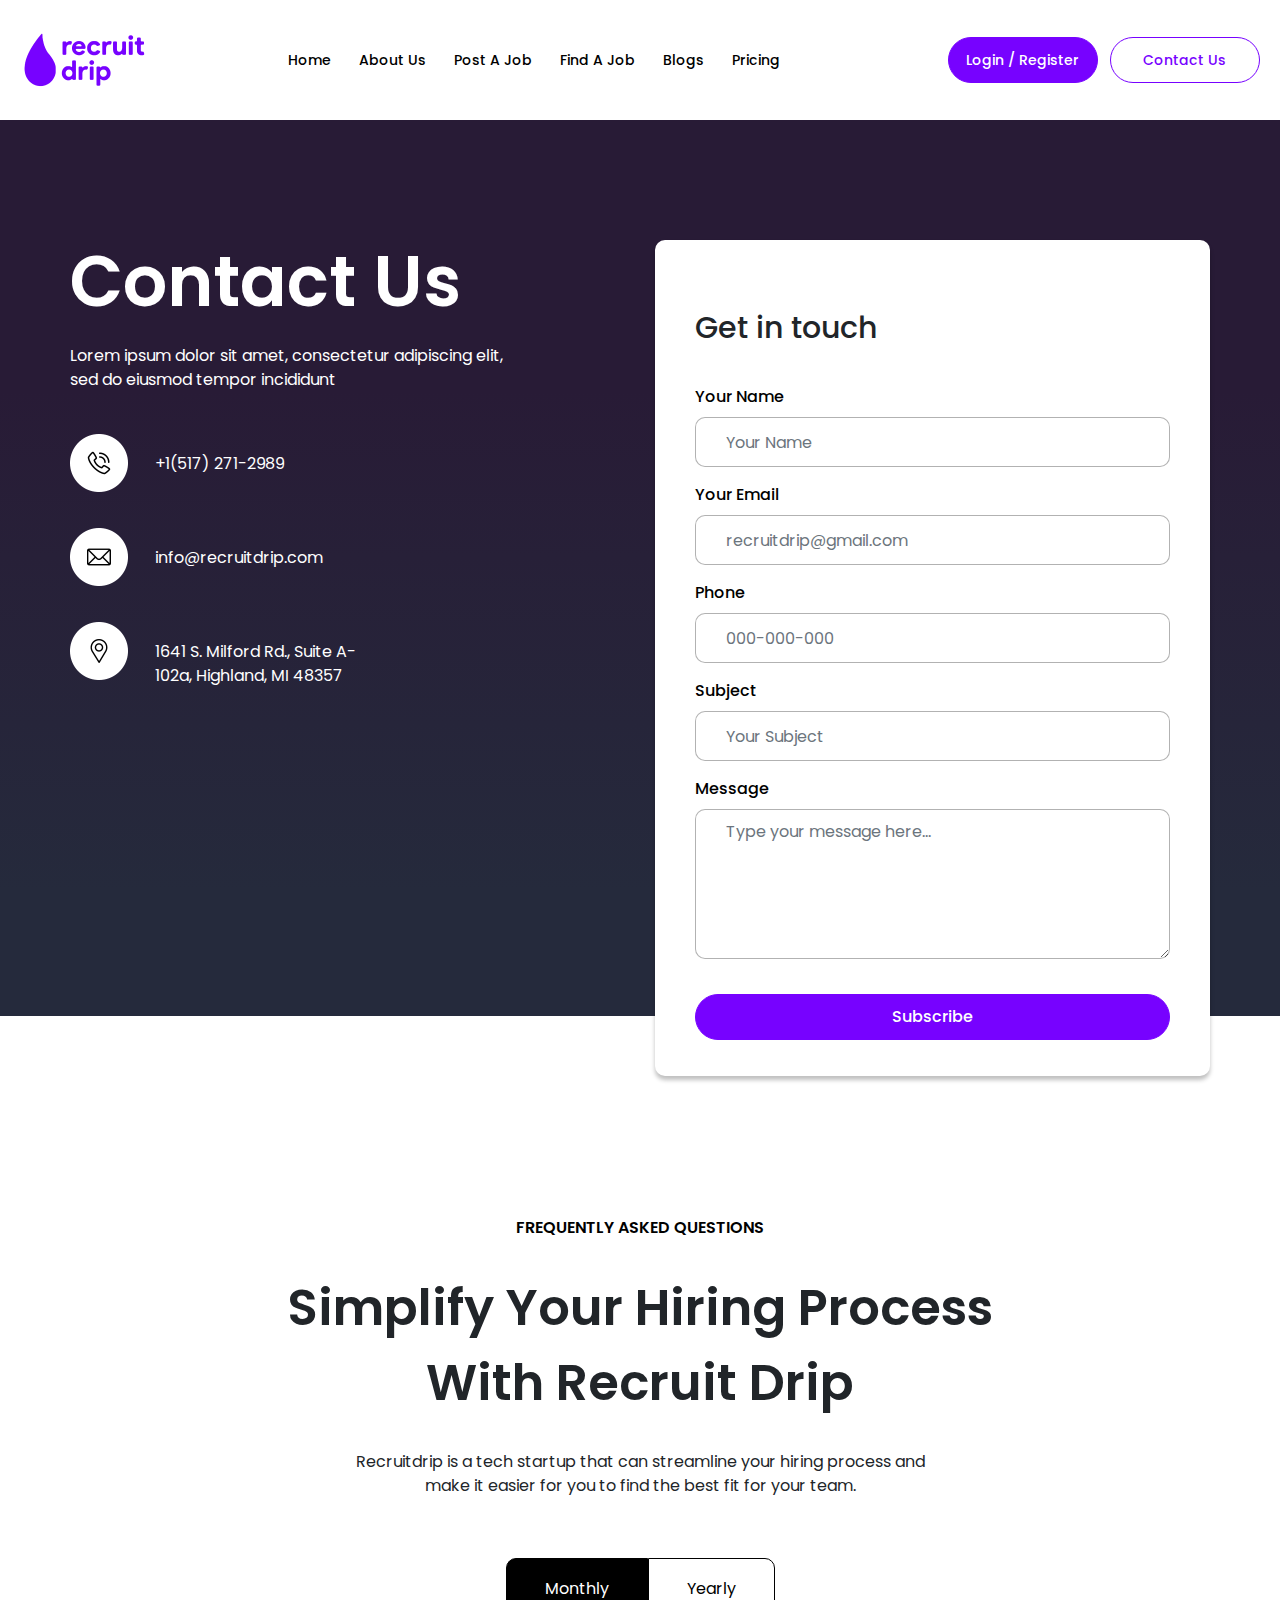
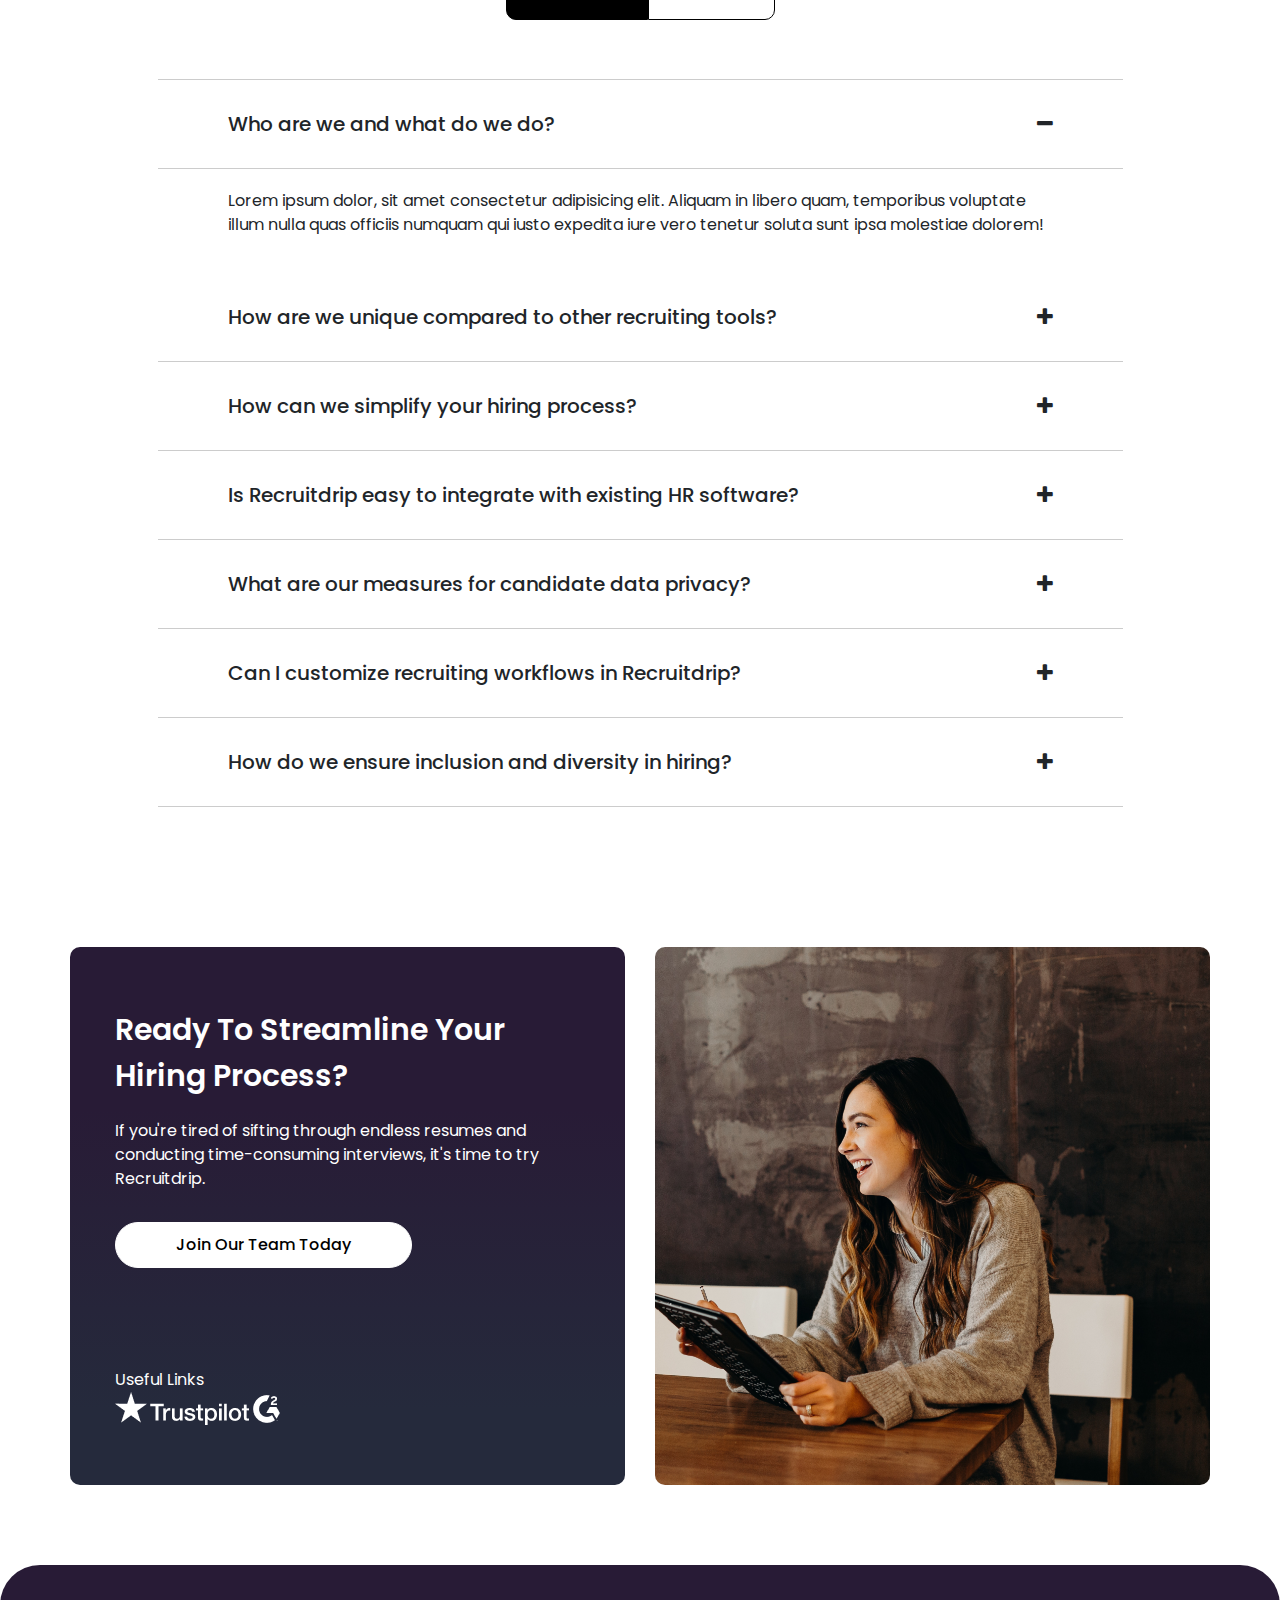
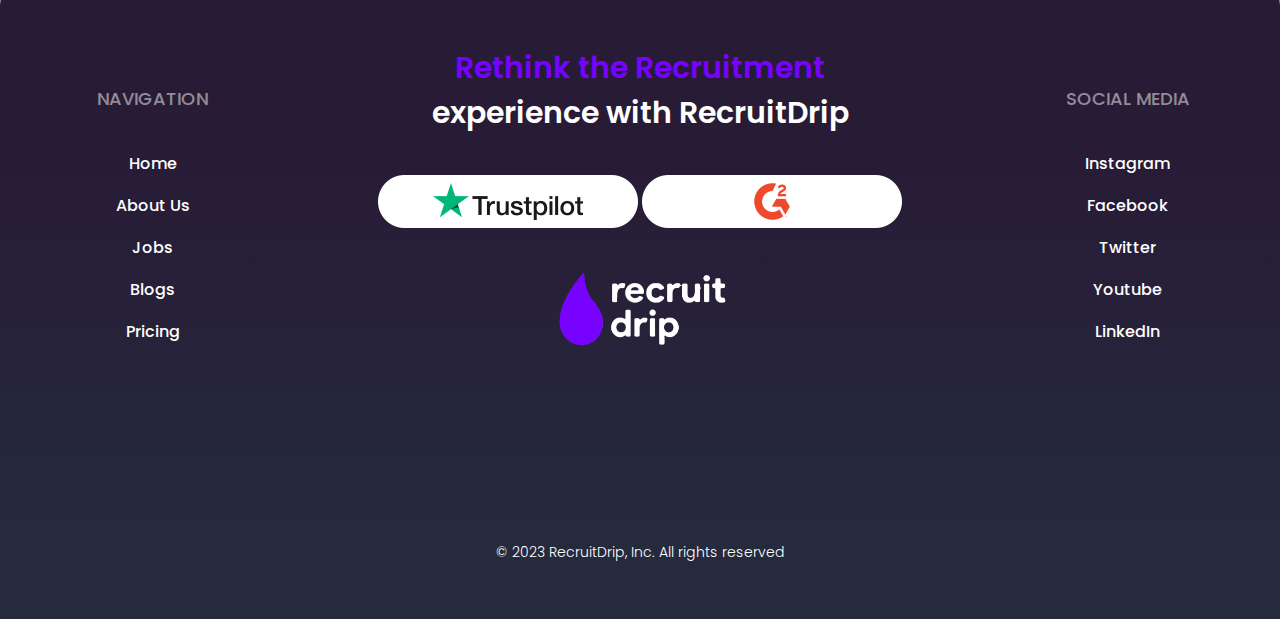
<file: contact.html>
<!DOCTYPE html>
<html class="no-js">
    <head>
        <meta charset="utf-8">
        <meta http-equiv="x-ua-compatible" content="ie=edge">
        <title></title>

        <!-- Mobile -->
        <meta name="viewport" content="width=device-width, minimum-scale=1, maximum-scale=1, user-scalable=no, minimal-ui">
        <meta name="mobile-web-app-capable" content="yes">
        <meta name="apple-mobile-web-app-capable" content="yes">
        <meta name="apple-mobile-web-app-status-bar-style" content="black-translucent">

        <!-- Favicon -->
        <link rel="shortcut icon" type="image/x-icon" href="images/icon/favicon.ico">

        <!-- JS -->
        <script src="assets/js/modernizr-custom.js"></script>
        <script src="assets/js/jquery-3.5.1.min.js"></script>
        <script src="assets/js/main.js"></script>

        <!-- Fonts -->
        <link rel="preconnect" href="https://fonts.googleapis.com">
        <link rel="preconnect" href="https://fonts.gstatic.com" crossorigin>
        <link href="https://fonts.googleapis.com/css2?family=Poppins:wght@300;400;500;600;700&display=swap" rel="stylesheet">


        <!-- CSS -->
        <link rel="stylesheet" href="assets/css/reset.custom.min.css">
        <link rel="stylesheet" href="assets/css/font-awesome.min.css">
        <link rel="stylesheet" href="assets/css/bootstrap.min.css">
        <link rel="stylesheet" href="assets/css/style.css">

        <!-- Primary Meta Tags -->
        <meta name="title" content="This is a meta title.">
        <meta name="description" content="This is a meta description sample. We can add up to 160 characters.">
        <meta name="keywords" content="Chula Vista Electric Co.">
        <meta name="author" content="Guevara Web Graphics Studio">

        <!-- Open Graph / Facebook -->
        <meta property="og:type" content="website">
        <meta property="og:url" content="https://example.com/">
        <meta property="og:title" content="This is a meta title">
        <meta property="og:description" content="This is a meta description sample. We can add up to 160 characters.">
        <meta property="og:image" content="imageurl">

        <!-- Twitter -->
        <meta property="twitter:card" content="summary_large_image">
        <meta property="twitter:url" content="https://example.com/">
        <meta property="twitter:title" content="This is a meta title.">
        <meta property="twitter:description" content="This is a meta description sample. We can add up to 160 characters.">
        <meta property="twitter:image" content="imageurl">

    </head>

    <body>
        <!-- Body Wrapper -->
        <div class="body-wrapper ">
            
            <!-- Header Desktop -->
            <header class="header header--desktop">
                <div class="wrapper">
                    <div class="row align-items-center">
                        <div class="left col-2">
                            <a href="#">
                                <img src="images/recruitdrip_logo.png" alt="Recruitdrip Logo" width="126">
                            </a>
                        </div>
                        <div class="center col-6 text-center">
                            <nav class="main-navigation">
                                <ul>
                                    <li>
                                        <a href="index.html">Home</a>
                                    </li>
                                    <li>
                                        <a href="about-us.html">About Us</a>
                                    </li>
                                    <li>
                                        <a href="#">Post A Job</a>
                                    </li>
                                    <li>
                                        <a href="job-overview.html">Find A Job</a>
                                    </li>
                                    <li>
                                        <a href="blogs.html">Blogs</a>
                                    </li>
                                    <li>
                                        <a href="pricing.html">Pricing</a>
                                    </li>
                                </ul>
                            </nav>
                        </div>
                        <div class="right col-4">
                            <a href="#" class="btn btn--primary">Login / Register</a>
                            <a href="contact.html" class="btn btn--secondary">Contact Us</a>
                        </div>
                    </div>
                </div>
            </header>

            <!-- Header Mpbile -->
            <header class="header--mobile">
                <div class="wrapper">
                    <div class="row align-items-center">
                        <div class="col-4 text-left">
                            <a href="#">
                                <img src="images/recruitdrip_logo.png" alt="Recruitdrip Logo" width="126">
                            </a>
                        </div>
                        <div class="col-8 text-right">
                            <a href="#" class="hamburger">
                                <div></div>
                            </a>
                        </div>
                        <div class="mobile-menu">
                            <ul>
                                <li>
                                    <a href="index.html">Home</a>
                                </li>
                                <li>
                                    <a href="about-us.html">About Us</a>
                                </li>
                                <li>
                                    <a href="#">Post A Job</a>
                                </li>
                                <li>
                                    <a href="#">Find A Job</a>
                                </li>
                                <li>
                                    <a href="blogs.html">Blogs</a>
                                </li>
                                <li>
                                    <a href="pricing.html">Pricing</a>
                                </li>
                                <li>
                                    <a href="#" class="btn btn--primary">Login / Register</a>
                                </li>
                                <li>
                                    <a href="contact.html" class="btn btn--secondary">Contact Us</a>
                                </li>
                            </ul>
                        </div>
                    </div>
                </div>
            </div>
                
            <!-- Main Content -->
            <main class="main-content page--contact">
                    
                <!-- Hero -->
                <section class="section--hero " >
                    <div class="wrapper">
                        <div class="section--hero__content">
                            <div class="row">
                                <div class="col-md-6">
                                    <div class="content--text">
                                        <h1>Contact Us</h1>
                                        <p>Lorem ipsum dolor sit amet, consectetur adipiscing elit, sed do eiusmod tempor incididunt </p>
                                        <ul class="other-info">
                                            <li class="phone">
                                                <a href="#">
                                                    <span>+1(517) 271-2989</span>
                                                </a>
                                            </li>
                                            <li class="email">
                                                <a href="#">
                                                    <span>info@recruitdrip.com</span>
                                                </a>
                                            </li>
                                            <li class="location">
                                                <a href="#">
                                                    <span>1641 S. Milford Rd., Suite A-102a, Highland, MI 48357</span>
                                                </a>
                                            </li>
                                        </ul>
                                    </div>
                                </div>
                                <div class="col-md-6">
                                    <div class="global--form">
                                        <h2>Get in touch</h2>
                                        <form action="#">
                                            <div class="form-group">
                                                <label>Your Name</label>
                                                <input type="text" class="form-control" placeholder="Your Name">
                                            </div>
                                            <div class="form-group">
                                                <label>Your Email</label>
                                                <input type="email" class="form-control" placeholder="recruitdrip@gmail.com">
                                            </div>
                                            <div class="form-group">
                                                <label>Phone</label>
                                                <input type="text" class="form-control" placeholder="000-000-000">
                                            </div>
                                            <div class="form-group">
                                                <label>Subject</label>
                                                <input type="text" class="form-control" placeholder="Your Subject">
                                            </div>
                                            <div class="form-group">
                                                <label>Message</label>
                                                <textarea class="form-control" placeholder="Type your message here..."></textarea>
                                            </div>
                                            <div class="form-group">
                                                <button class="btn btn--primary">Subscribe</button>
                                            </div>
                                        </form>
                                    </div>
                                </div>
                            </div>
                        </div>
                    </div>
                </section>

                <!-- FAQ -->
                <section class="section--faqs">
                    <div class="wrapper">
                        <div class="section--faqs__content">
                            <div class="heading">
                                <span class="subheading">Frequently Asked Questions</span>
                                <h2>Simplify Your Hiring Process With Recruit Drip</h2>
                                <p>Recruitdrip is a tech startup that can streamline your hiring process and make it easier for you to find the best fit for your team.</p>
                            </div>
                            <ul class="nav nav-tabs" id="myTab" role="tablist">
                                <li class="nav-item" role="presentation">
                                  <button class="nav-link active monthly" data-toggle="tab" data-target="#monthly" type="button" role="tab" aria-controls="monthly" aria-selected="true">Monthly</button>
                                </li>
                                <li class="nav-item" role="presentation">
                                    <button class="nav-link yearly"  data-toggle="tab" data-target="#yearly" type="button" role="tab" aria-controls="yearly" aria-selected="false" >Yearly</button>
                                </li>
                            </ul>

                            <!-- Tab Content -->
                            <div class="tab-content" id="FaqContent">
                                <div class="tab-pane fade show active" id="monthly" role="tabpanel" >
                                    <div class="accordion" id="FaqsMonthAccordion">
                                        <div class="faq--item">
                                            <h3 data-toggle="collapse" data-target="#monthly-faq-1" aria-expanded="true" aria-controls="#monthly-faq-1">
                                                Who are we and what do we do?
                                            </h3>
                                            <div id="monthly-faq-1" class="faq--content collapse show" aria-labelledby="headingOne" data-parent="#FaqsMonthAccordion">
                                                <p>Lorem ipsum dolor, sit amet consectetur adipisicing elit. Aliquam in libero quam, temporibus voluptate illum nulla quas officiis numquam qui iusto expedita iure vero tenetur soluta sunt ipsa molestiae dolorem!</p>
                                            </div>
                                        </div>
                                        <div class="faq--item">
                                            <h3 class="collapsed" data-toggle="collapse" data-target="#monthly-faq-2" aria-expanded="false" aria-controls="#monthly-faq-2">
                                                How are we unique compared to other recruiting tools?
                                            </h3>
                                            <div id="monthly-faq-2" class="collapse faq--content" aria-labelledby="headingOne" data-parent="#FaqsMonthAccordion">
                                                <p>Lorem ipsum dolor, sit amet consectetur adipisicing elit. Aliquam in libero quam, temporibus voluptate illum nulla quas officiis numquam qui iusto expedita iure vero tenetur soluta sunt ipsa molestiae dolorem!</p>
                                            </div>
                                        </div>
                                        <div class="faq--item">
                                            <h3 class="collapsed" data-toggle="collapse" data-target="#monthly-faq-3" aria-expanded="false" aria-controls="#monthly-faq-3">
                                                How can we simplify your hiring process?
                                            </h3>
                                            <div id="monthly-faq-3" class="collapse faq--content" aria-labelledby="headingOne" data-parent="#FaqsMonthAccordion">
                                                <p>Lorem ipsum dolor, sit amet consectetur adipisicing elit. Aliquam in libero quam, temporibus voluptate illum nulla quas officiis numquam qui iusto expedita iure vero tenetur soluta sunt ipsa molestiae dolorem!</p>
                                            </div>
                                        </div>
                                        <div class="faq--item">
                                            <h3 class="collapsed" data-toggle="collapse" data-target="#monthly-faq-4" aria-expanded="false" aria-controls="#monthly-faq-4">
                                                Is Recruitdrip easy to integrate with existing HR software?
                                            </h3>
                                            <div id="monthly-faq-4" class="collapse faq--content" aria-labelledby="headingOne" data-parent="#FaqsMonthAccordion">
                                                <p>Lorem ipsum dolor, sit amet consectetur adipisicing elit. Aliquam in libero quam, temporibus voluptate illum nulla quas officiis numquam qui iusto expedita iure vero tenetur soluta sunt ipsa molestiae dolorem!</p>
                                            </div>
                                        </div>
                                        <div class="faq--item">
                                            <h3 class="collapsed" data-toggle="collapse" data-target="#monthly-faq-5" aria-expanded="false" aria-controls="#monthly-faq-5">
                                                What are our measures for candidate data privacy?
                                            </h3>
                                            <div id="monthly-faq-5" class="collapse faq--content" aria-labelledby="headingOne" data-parent="#FaqsMonthAccordion">
                                                <p>Lorem ipsum dolor, sit amet consectetur adipisicing elit. Aliquam in libero quam, temporibus voluptate illum nulla quas officiis numquam qui iusto expedita iure vero tenetur soluta sunt ipsa molestiae dolorem!</p>
                                            </div>
                                        </div>
                                        <div class="faq--item">
                                            <h3 class="collapsed" data-toggle="collapse" data-target="#monthly-faq-6" aria-expanded="false" aria-controls="#monthly-faq-6">
                                                Can I customize recruiting workflows in Recruitdrip?
                                            </h3>
                                            <div id="monthly-faq-6" class="collapse faq--content" aria-labelledby="headingOne" data-parent="#FaqsMonthAccordion">
                                                <p>Lorem ipsum dolor, sit amet consectetur adipisicing elit. Aliquam in libero quam, temporibus voluptate illum nulla quas officiis numquam qui iusto expedita iure vero tenetur soluta sunt ipsa molestiae dolorem!</p>
                                            </div>
                                        </div>
                                        <div class="faq--item">
                                            <h3 class="collapsed" data-toggle="collapse" data-target="#monthly-faq-7" aria-expanded="false" aria-controls="#monthly-faq-7">
                                                How do we ensure inclusion and diversity in hiring?
                                            </h3>
                                            <div id="monthly-faq-7" class="collapse faq--content" aria-labelledby="headingOne" data-parent="#FaqsMonthAccordion">
                                                <p>Lorem ipsum dolor, sit amet consectetur adipisicing elit. Aliquam in libero quam, temporibus voluptate illum nulla quas officiis numquam qui iusto expedita iure vero tenetur soluta sunt ipsa molestiae dolorem!</p>
                                            </div>
                                        </div>

                                    </div>
                                </div>

                                <!-- Yearly -->
                                <div class="tab-pane fade" id="yearly" role="tabpanel" >
                                    <div class="accordion" id="FaqsYearlyAccordion">
                                        <div class="faq--item">
                                            <h3 data-toggle="collapse" data-target="#yearly-faq-1" aria-expanded="true" aria-controls="#yearly-faq-1">
                                                Who are we and what do we do?
                                            </h3>
                                            <div id="yearly-faq-1" class="faq--content collapse show" aria-labelledby="headingOne" data-parent="#FaqsYearlyAccordion">
                                                <p>Lorem ipsum dolor, sit amet consectetur adipisicing elit. Aliquam in libero quam, temporibus voluptate illum nulla quas officiis numquam qui iusto expedita iure vero tenetur soluta sunt ipsa molestiae dolorem!</p>
                                            </div>
                                        </div>
                                    </div>
                                </div>
                            </div>
                        </div>
                    </div>
                </section>

                <!-- CTA -->
                <section class="section--cta">
                    <div class="wrapper">
                        <div class="section--cta__content">
                            <div class="row">
                                <div class="col-md-6">
                                    <div class="content--text">
                                        <h2>Ready To Streamline Your Hiring Process?</h2>
                                        <p>If you're tired of sifting through endless resumes and conducting time-consuming interviews, it's time to try Recruitdrip.</p>
                                        <a href="#" class="btn btn--secondary">Join Our Team Today</a>

                                        <div class="useful-link">
                                            <span>Useful Links</span>
                                            <img src="images/Trustpilot_logo_white.png" alt="">
                                            <img src="images/g2_logo_white.png" alt="">
                                        </div>
                                    </div>
                                </div>
                                <div class="col-md-6">
                                    <div class="content--image">
                                        <img src="images/cta_img.png" alt="">
                                    </div>
                                </div>
                            </div>
                        </div>
                    </div>
                </section>
                
            </main>

            <!-- Main Footer -->
            <footer class="main-footer text-center">
                <!-- <a href="#" id="back-to-top">Back to Top</a> -->
                <div class="wrapper">
                    <div class="row">
                        <div class="left col-2">
                            <h2>Navigation</h2>
                            <ul>
                                <li>
                                    <a href="#">Home</a>
                                </li>
                                <li>
                                    <a href="#">About Us</a>
                                </li>
                                <li>
                                    <a href="#">Jobs</a>
                                </li>
                                <li>
                                    <a href="#">Blogs</a>
                                </li>
                                <li>
                                    <a href="#">Pricing</a>
                                </li>
                            </ul>
                        </div>
                        <div class="center col-8">
                            <h3><span>Rethink the Recruitment</span> experience with RecruitDrip</h3>
                            <a href="https://www.trustpilot.com/review/recruitdrip.com" target="_blank">
                                <img src="images/trust-pilot_logo.png" alt="Recruitdrip Logo" width="260">
                            </a>
                            <a href="https://www.g2.com/products/portman-holdings-llc-recruitdrip/reviews" target="_blank">
                                <img src="images/g2_logo.png" alt="Recruitdrip Logo" width="260">
                            </a>
                            <div class="space"></div>
                            <a href="#">
                                <img src="images/recruitdrio_logo_footer.png" alt="Recruitdrip Logo" width="175">
                            </a>
                            </ul>
                        </div>
                        <div class="right col-2">
                            <h2>Social Media</h2>
                            <ul>
                                <li>
                                    <a href="#">Instagram</a>
                                </li>
                                <li>
                                    <a href="#">Facebook</a>
                                </li>
                                <li>
                                    <a href="#">Twitter</a>
                                </li>
                                <li>
                                    <a href="#">Youtube</a>
                                </li>
                                <li>
                                    <a href="#">LinkedIn</a>
                                </li>
                            </ul>
                        </div>
                    </div>
                    <div class="disclaimer ">
                        <p>© 2023 RecruitDrip, Inc. All rights reserved</p>
                    </div>
                </div>
            </footer>

            <!-- Modal -->

        </div>
        
        <!-- JS -->
        <script src="assets/js/popper.min.js"></script>
        <script src="assets/js/bootstrap.min.js"></script>

        
    </body>
</html>
</file>
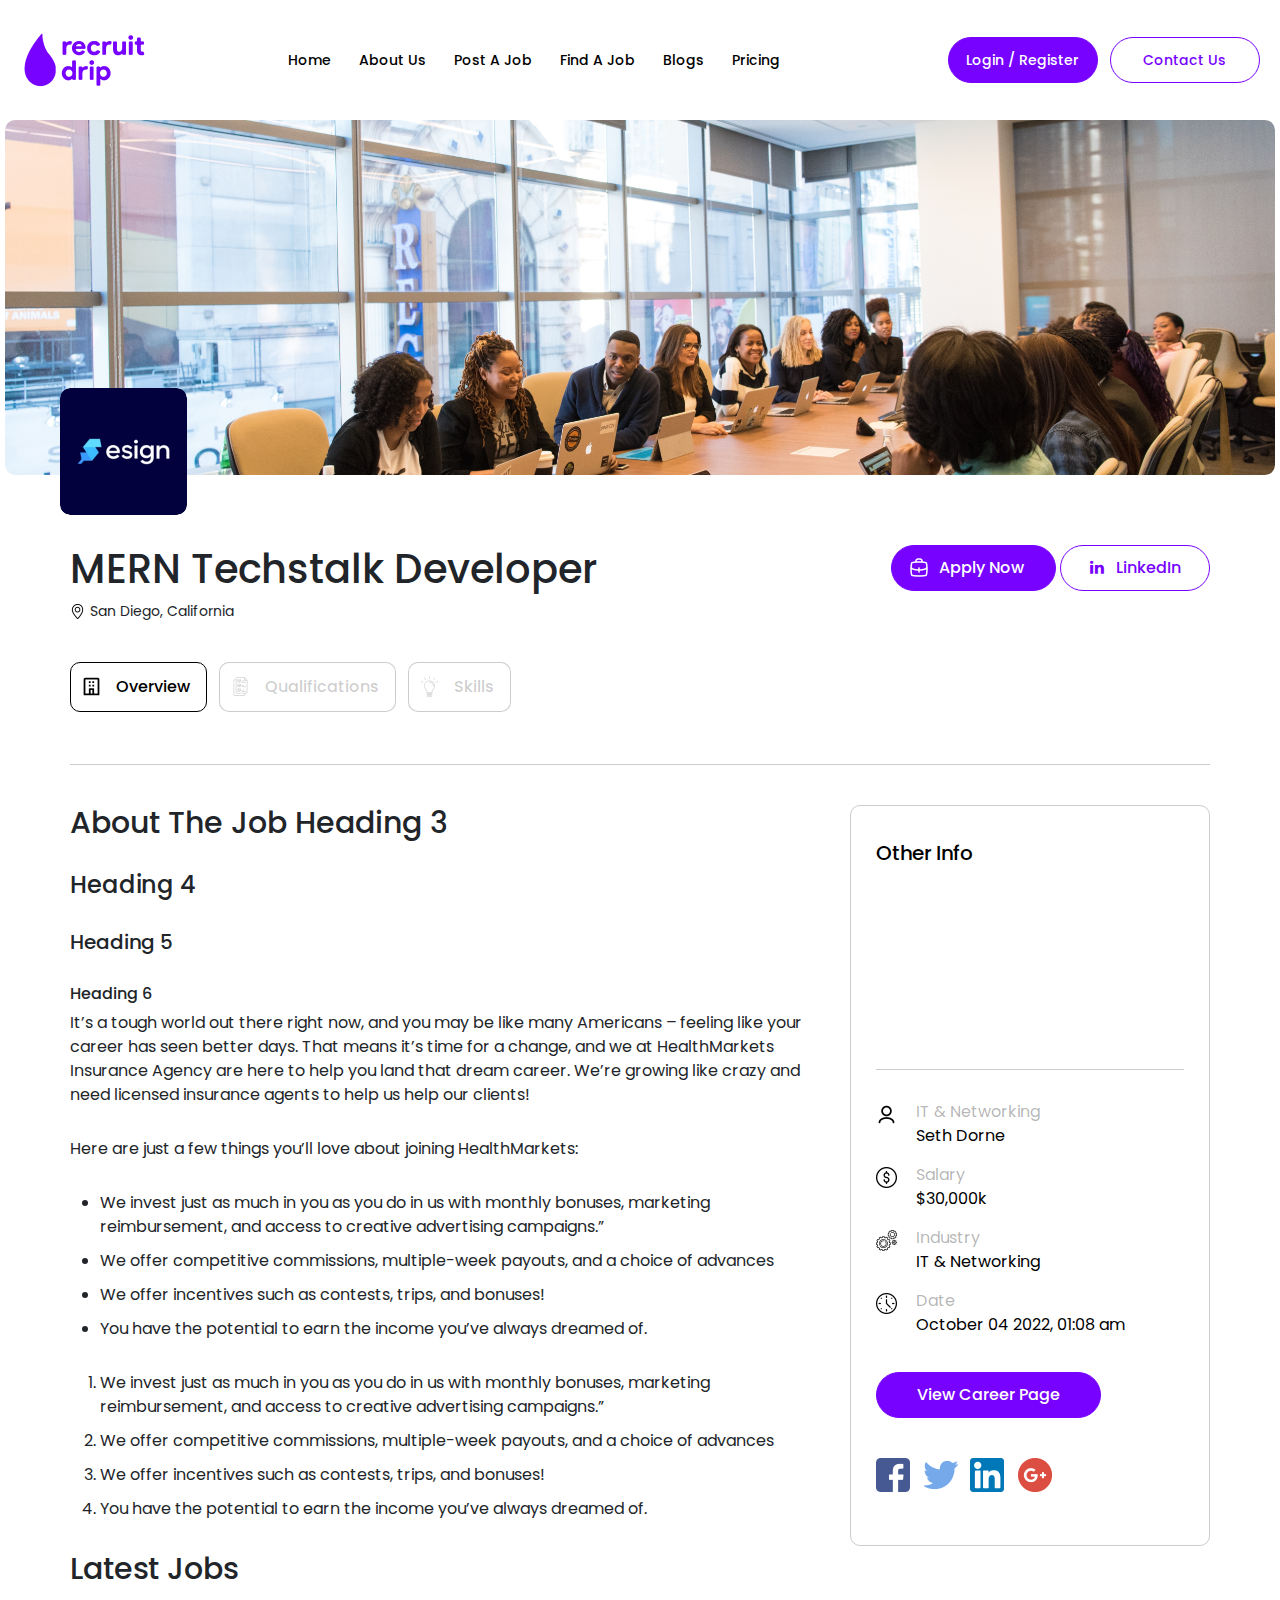
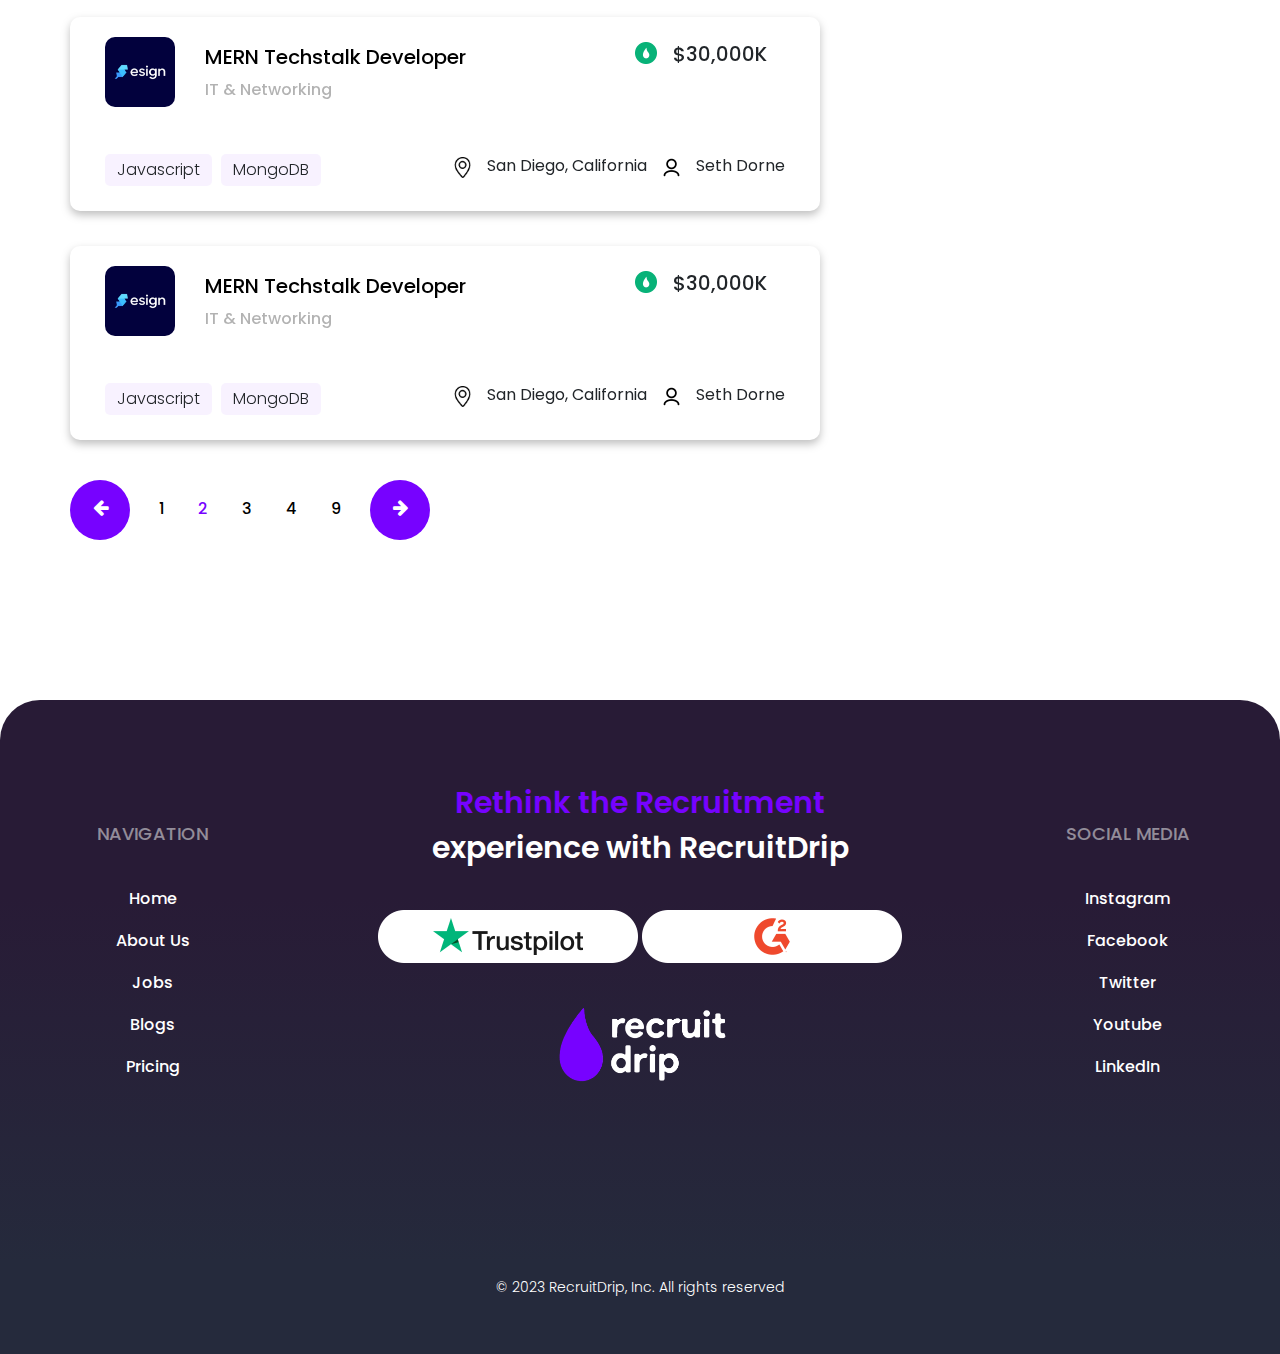
<file: job-details.html>
<!DOCTYPE html>
<html class="no-js">
    <head>
        <meta charset="utf-8">
        <meta http-equiv="x-ua-compatible" content="ie=edge">
        <title></title>

        <!-- Mobile -->
        <meta name="viewport" content="width=device-width, minimum-scale=1, maximum-scale=1, user-scalable=no, minimal-ui">
        <meta name="mobile-web-app-capable" content="yes">
        <meta name="apple-mobile-web-app-capable" content="yes">
        <meta name="apple-mobile-web-app-status-bar-style" content="black-translucent">

        <!-- Favicon -->
        <link rel="shortcut icon" type="image/x-icon" href="images/icon/favicon.ico">

        <!-- JS -->
        <script src="assets/js/modernizr-custom.js"></script>
        <script src="assets/js/jquery-3.5.1.min.js"></script>
        <script src="assets/js/main.js"></script>

        <!-- Fonts -->
        <link rel="preconnect" href="https://fonts.googleapis.com">
        <link rel="preconnect" href="https://fonts.gstatic.com" crossorigin>
        <link href="https://fonts.googleapis.com/css2?family=Poppins:wght@300;400;500;600;700&display=swap" rel="stylesheet">


        <!-- CSS -->
        <link rel="stylesheet" href="assets/css/reset.custom.min.css">
        <link rel="stylesheet" href="assets/css/font-awesome.min.css">
        <link rel="stylesheet" href="assets/css/bootstrap.min.css">
        <link rel="stylesheet" href="assets/css/style.css">

        <!-- Primary Meta Tags -->
        <meta name="title" content="This is a meta title.">
        <meta name="description" content="This is a meta description sample. We can add up to 160 characters.">
        <meta name="keywords" content="Chula Vista Electric Co.">
        <meta name="author" content="Guevara Web Graphics Studio">

        <!-- Open Graph / Facebook -->
        <meta property="og:type" content="website">
        <meta property="og:url" content="https://example.com/">
        <meta property="og:title" content="This is a meta title">
        <meta property="og:description" content="This is a meta description sample. We can add up to 160 characters.">
        <meta property="og:image" content="imageurl">

        <!-- Twitter -->
        <meta property="twitter:card" content="summary_large_image">
        <meta property="twitter:url" content="https://example.com/">
        <meta property="twitter:title" content="This is a meta title.">
        <meta property="twitter:description" content="This is a meta description sample. We can add up to 160 characters.">
        <meta property="twitter:image" content="imageurl">

    </head>

    <body>
        <!-- Body Wrapper -->
        <div class="body-wrapper ">
            
            <!-- Header Desktop -->
            <header class="header header--desktop">
                <div class="wrapper">
                    <div class="row align-items-center">
                        <div class="left col-2">
                            <a href="#">
                                <img src="images/recruitdrip_logo.png" alt="Recruitdrip Logo" width="126">
                            </a>
                        </div>
                        <div class="center col-6 text-center">
                            <nav class="main-navigation">
                                <ul>
                                    <li>
                                        <a href="index.html">Home</a>
                                    </li>
                                    <li>
                                        <a href="about-us.html">About Us</a>
                                    </li>
                                    <li>
                                        <a href="#">Post A Job</a>
                                    </li>
                                    <li>
                                        <a href="job-overview.html">Find A Job</a>
                                    </li>
                                    <li>
                                        <a href="blogs.html">Blogs</a>
                                    </li>
                                    <li>
                                        <a href="pricing.html">Pricing</a>
                                    </li>
                                </ul>
                            </nav>
                        </div>
                        <div class="right col-4">
                            <a href="#" class="btn btn--primary">Login / Register</a>
                            <a href="contact.html" class="btn btn--secondary">Contact Us</a>
                        </div>
                    </div>
                </div>
            </header>

            <!-- Header Mpbile -->
            <header class="header--mobile">
                <div class="wrapper">
                    <div class="row align-items-center">
                        <div class="col-4 text-left">
                            <a href="#">
                                <img src="images/recruitdrip_logo.png" alt="Recruitdrip Logo" width="126">
                            </a>
                        </div>
                        <div class="col-8 text-right">
                            <a href="#" class="hamburger">
                                <div></div>
                            </a>
                        </div>
                        <div class="mobile-menu">
                            <ul>
                                <li>
                                    <a href="index.html">Home</a>
                                </li>
                                <li>
                                    <a href="about-us.html">About Us</a>
                                </li>
                                <li>
                                    <a href="#">Post A Job</a>
                                </li>
                                <li>
                                    <a href="#">Find A Job</a>
                                </li>
                                <li>
                                    <a href="blogs.html">Blogs</a>
                                </li>
                                <li>
                                    <a href="pricing.html">Pricing</a>
                                </li>
                                <li>
                                    <a href="#" class="btn btn--primary">Login / Register</a>
                                </li>
                                <li>
                                    <a href="contact.html" class="btn btn--secondary">Contact Us</a>
                                </li>
                            </ul>
                        </div>
                    </div>
                </div>
            </div>
                
            <!-- Main Content -->
            <main class="main-content page--job-details">
                    
                <!-- Hero -->
                <section class="section--job-hero text-center" >
                    <img src="images/job-details_banner.png" alt="">
                    <div class="company-logo">
                        <img src="images/company-logo.png" alt="">
                    </div>
                </section>

                <section class="section--job-info">
                    <div class="wrapper">
                        <div class="section--job-info__head">
                            <div class="row">
                                <div class="col-lg-8">
                                    <div class="job--title">
                                        <h1>MERN Techstalk Developer</h1>
                                        <p class="location" >San Diego, California</p>
                                    </div>
                                    <ul class="nav nav-tabs" id="myTab" role="tablist">
                                        <li class="nav-item" role="presentation">
                                          <button class="nav-link active overview" data-toggle="tab" data-target="#overview" type="button" role="tab" aria-controls="overview" aria-selected="true">Overview</button>
                                        </li>
                                        <li class="nav-item" role="presentation">
                                          <button class="nav-link qualifications"  data-toggle="tab" data-target="#qualifications" type="button" role="tab" aria-controls="qualifications" aria-selected="false" disabled>Qualifications</button>
                                        </li>
                                        <li class="nav-item" role="presentation">
                                          <button class="nav-link skills"  data-toggle="tab" data-target="#skills" type="button" role="tab" aria-controls="skills" aria-selected="false" disabled>Skills</button>
                                        </li>
                                    </ul>
                                </div>
                                <div class="col-lg-4 text-right">
                                    <div class="job--title">
                                        <a href="#" class="btn btn--primary btn--apply">Apply Now</a>
                                        <a href="#" class="btn btn--secondary btn--linkedin"><i class="fa fa-linkedin" aria-hidden="true"></i> LinkedIn</a>
                                    </div>
                                </div>
                            </div>
                        </div>
                        <div class="section--job-info__overview">
                            <div class="row">
                                <div class="col-lg-8">
                                    <div class="tab-content" id="myTabContent">
                                        <div class="tab-pane fade show active" id="overview" role="tabpanel" >
                                            <h3>About The Job Heading 3</h3>
                                            <h4>Heading 4</h4>
                                            <h5>Heading 5</h5>
                                            <h6>Heading 6</h4>
                                            <p>It’s a tough world out there right now, and you may be like many Americans – feeling like your career has seen better days. That means it’s time for a change, and we at HealthMarkets Insurance Agency are here to help you land that dream career. We’re growing like crazy and need licensed insurance agents to help us help our clients!</p>
                                            <p>Here are just a few things you’ll love about joining HealthMarkets:</p>
                                            <ul>
                                                <li>We invest just as much in you as you do in us with monthly bonuses, marketing reimbursement, and access to creative advertising campaigns.”</li>
                                                <li>We offer competitive commissions, multiple-week payouts, and a choice of advances</li>
                                                <li>We offer incentives such as contests, trips, and bonuses!</li>
                                                <li> You have the potential to earn the income you’ve always dreamed of.</li>
                                            </ul>
                                            <ol>
                                                <li>We invest just as much in you as you do in us with monthly bonuses, marketing reimbursement, and access to creative advertising campaigns.”</li>
                                                <li>We offer competitive commissions, multiple-week payouts, and a choice of advances</li>
                                                <li>We offer incentives such as contests, trips, and bonuses!</li>
                                                <li> You have the potential to earn the income you’ve always dreamed of.</li>
                                            </ol>
                                        </div>

                                        <!-- Qualification -->
                                        <div class="tab-pane fade" id="qualifications" role="tabpanel" >
                                            <h3>Lorem</h3>
                                            <p>Lorem ipsum dolor sit amet consectetur adipisicing elit. Blanditiis recusandae quis exercitationem maxime tenetur. Possimus fuga dolore facilis, rerum et officia accusantium quod autem iste. Non ea dolor enim harum!</p>
                                        </div>

                                        <!-- Skills -->
                                        <div class="tab-pane fade" id="skills" role="tabpanel" >
                                            <h3>Lorem</h3>
                                            <p>Lorem ipsum dolor sit amet consectetur adipisicing elit. Blanditiis recusandae quis exercitationem maxime tenetur. Possimus fuga dolore facilis, rerum et officia accusantium quod autem iste. Non ea dolor enim harum!</p>
                                        </div>
                                    </div>

                                    <div class="job--listing">
                                        <h3>Latest Jobs</h3>
                                        <div class="job--listing__item">
                                            <div class="job--item">
                                                <div class="job--item__head">
                                                    <a href="#" class="job--item__logo">
                                                        <img src="images/company-logo.png" alt="">
                                                    </a>
                                                    <div class="job--item__title">
                                                        <h2><a href="#">MERN Techstalk Developer</a></h2>
                                                        <h3>IT & Networking</h3>
                                                    </div>
                                                    <div class="job--item__salary">
                                                        <h4>$30,000K</h4>
                                                    </div>
                                                </div>
                                                <div class="job--item__info">
                                                    <div class="job--item__skills">
                                                        <span>Javascript</span>
                                                        <span>MongoDB</span>
                                                    </div>
                                                    <div class="job--item__location">
                                                        <span class="location">San Diego, California</span>
                                                        <span class="name">Seth Dorne</span>
                                                    </div>
                                                </div>
                                            </div>
                                            <div class="job--item">
                                                <div class="job--item__head">
                                                    <a href="#" class="job--item__logo">
                                                        <img src="images/company-logo.png" alt="">
                                                    </a>
                                                    <div class="job--item__title">
                                                        <h2><a href="#">MERN Techstalk Developer</a></h2>
                                                        <h3>IT & Networking</h3>
                                                    </div>
                                                    <div class="job--item__salary">
                                                        <h4>$30,000K</h4>
                                                    </div>
                                                </div>
                                                <div class="job--item__info">
                                                    <div class="job--item__skills">
                                                        <span>Javascript</span>
                                                        <span>MongoDB</span>
                                                    </div>
                                                    <div class="job--item__location">
                                                        <span class="location">San Diego, California</span>
                                                        <span class="name">Seth Dorne</span>
                                                    </div>
                                                </div>
                                            </div>
                                        </div>
                                        <div class="job--pagination">
                                            <a class="prev page-numbers" href="#">
                                                <i class="fa fa-arrow-left" aria-hidden="true"></i>
                                            </a>
                                            <a class="page-numbers" href="#">1</a>
                                            <span aria-current="page" class="page-numbers current">2</span>
                                            <a class="page-numbers" href="#">3</a>
                                            <a class="page-numbers" href="#">4</a>
                                            <!-- <span class="page-numbers dots">…</span> -->
                                            <a class="page-numbers" href="#">9</a>
                                            <a class="next page-numbers" href="#">
                                                <i class="fa fa-arrow-right" aria-hidden="true"></i>
                                            </a>            
                                        </div>
                                    </div>
                                </div>
                                <div class="col-lg-4">
                                    <div class="other--info">
                                        <h3>Other Info</h3>
                                        <div class="map--frame">
                                            <iframe src="https://www.google.com/maps/embed?pb=!1m18!1m12!1m3!1d2935.7552514540394!2d-83.6171336842593!3d42.6241464263751!2m3!1f0!2f0!3f0!3m2!1i1024!2i768!4f13.1!3m3!1m2!1s0x88235f3f14c55e57%3A0x263aa2085273abf9!2s1641%20S%20Milford%20Rd%20a%20102a%2C%20Highland%2C%20MI%2048357%2C%20USA!5e0!3m2!1sen!2sph!4v1680507247822!5m2!1sen!2sph" style="border:0;" allowfullscreen="" loading="lazy" referrerpolicy="no-referrer-when-downgrade"></iframe>
                                        </div>
                                        <div class="other--info__list">
                                            <ul class="other--info_items">
                                                <li class="company">
                                                    <span class="title">IT & Networking</span>
                                                    <span class="value">Seth Dorne</span>
                                                </li>
                                                <li class="salary">
                                                    <span class="title">Salary</span>
                                                    <span class="value">$30,000k</span>
                                                </li>
                                                <li class="industry">
                                                    <span class="title">Industry</span>
                                                    <span class="value">IT & Networking</span>
                                                </li>
                                                <li class="date">
                                                    <span class="title">Date</span>
                                                    <span class="value">October 04 2022, 01:08 am</span>
                                                </li>
                                            </ul>
                                            <a href="career.html" class="btn btn--primary
                                            ">View Career Page</a>
                                            
                                            <ul class="social--list">
                                                <li>
                                                    <a href="#" class="facebook">
                                                        <span>Facebook</span>
                                                    </a>
                                                </li>
                                                <li>
                                                    <a href="#" class="twitter">
                                                        <span>twitter</span>
                                                    </a>
                                                </li>
                                                <li>
                                                    <a href="#" class="linkedIn">
                                                        <span>LinkedIn</span>
                                                    </a>
                                                </li>
                                                <li>
                                                    <a href="#" class="gmailplus">
                                                        <span>Gmailplus</span>
                                                    </a>
                                                </li>
                                            </ul>
                                        </div>
                                    </div>
                                </div>
                            </div>
                        </div>
                    </div>
                </section>
            </main>

            <!-- Main Footer -->
            <footer class="main-footer text-center">
                <!-- <a href="#" id="back-to-top">Back to Top</a> -->
                <div class="wrapper">
                    <div class="row">
                        <div class="left col-2">
                            <h2>Navigation</h2>
                            <ul>
                                <li>
                                    <a href="#">Home</a>
                                </li>
                                <li>
                                    <a href="#">About Us</a>
                                </li>
                                <li>
                                    <a href="#">Jobs</a>
                                </li>
                                <li>
                                    <a href="#">Blogs</a>
                                </li>
                                <li>
                                    <a href="#">Pricing</a>
                                </li>
                            </ul>
                        </div>
                        <div class="center col-8">
                            <h3><span>Rethink the Recruitment</span> experience with RecruitDrip</h3>
                            <a href="https://www.trustpilot.com/review/recruitdrip.com" target="_blank">
                                <img src="images/trust-pilot_logo.png" alt="Recruitdrip Logo" width="260">
                            </a>
                            <a href="https://www.g2.com/products/portman-holdings-llc-recruitdrip/reviews" target="_blank">
                                <img src="images/g2_logo.png" alt="Recruitdrip Logo" width="260">
                            </a>
                            <div class="space"></div>
                            <a href="#">
                                <img src="images/recruitdrio_logo_footer.png" alt="Recruitdrip Logo" width="175">
                            </a>
                            </ul>
                        </div>
                        <div class="right col-2">
                            <h2>Social Media</h2>
                            <ul>
                                <li>
                                    <a href="#">Instagram</a>
                                </li>
                                <li>
                                    <a href="#">Facebook</a>
                                </li>
                                <li>
                                    <a href="#">Twitter</a>
                                </li>
                                <li>
                                    <a href="#">Youtube</a>
                                </li>
                                <li>
                                    <a href="#">LinkedIn</a>
                                </li>
                            </ul>
                        </div>
                    </div>
                    <div class="disclaimer ">
                        <p>© 2023 RecruitDrip, Inc. All rights reserved</p>
                    </div>
                </div>
            </footer>

            <!-- Modal -->

        </div>
        
        <!-- JS -->
        <script src="assets/js/popper.min.js"></script>
        <script src="assets/js/bootstrap.min.js"></script>

        
    </body>
</html>
</file>
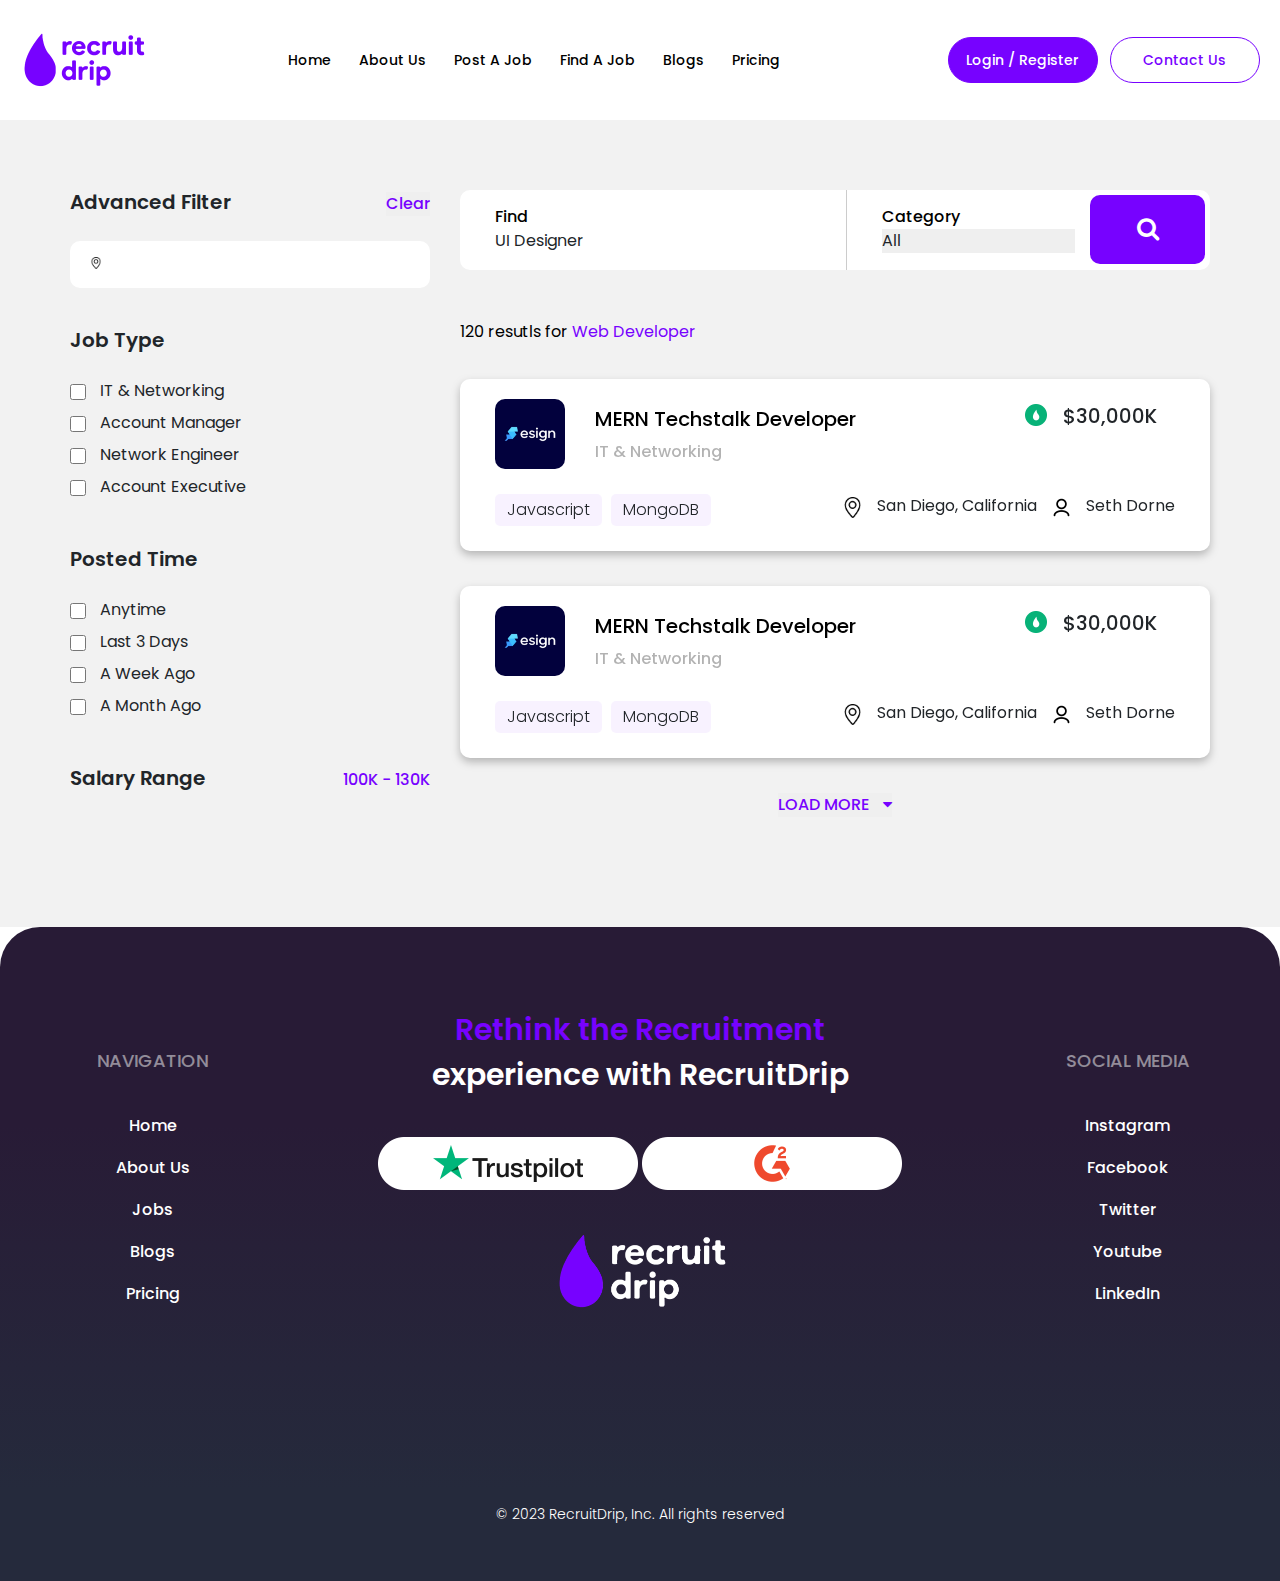
<file: job-overview.html>
<!DOCTYPE html>
<html class="no-js">
    <head>
        <meta charset="utf-8">
        <meta http-equiv="x-ua-compatible" content="ie=edge">
        <title></title>

        <!-- Mobile -->
        <meta name="viewport" content="width=device-width, minimum-scale=1, maximum-scale=1, user-scalable=no, minimal-ui">
        <meta name="mobile-web-app-capable" content="yes">
        <meta name="apple-mobile-web-app-capable" content="yes">
        <meta name="apple-mobile-web-app-status-bar-style" content="black-translucent">

        <!-- Favicon -->
        <link rel="shortcut icon" type="image/x-icon" href="images/icon/favicon.ico">

        <!-- JS -->
        <script src="assets/js/modernizr-custom.js"></script>
        <script src="assets/js/jquery-3.5.1.min.js"></script>
        <script src="assets/js/main.js"></script>

        <!-- Fonts -->
        <link rel="preconnect" href="https://fonts.googleapis.com">
        <link rel="preconnect" href="https://fonts.gstatic.com" crossorigin>
        <link href="https://fonts.googleapis.com/css2?family=Poppins:wght@300;400;500;600;700&display=swap" rel="stylesheet">


        <!-- CSS -->
        <link rel="stylesheet" href="assets/css/reset.custom.min.css">
        <link rel="stylesheet" href="assets/css/font-awesome.min.css">
        <link rel="stylesheet" href="assets/css/bootstrap.min.css">
        <link rel="stylesheet" href="assets/css/style.css">

        <!-- Primary Meta Tags -->
        <meta name="title" content="This is a meta title.">
        <meta name="description" content="This is a meta description sample. We can add up to 160 characters.">
        <meta name="keywords" content="Chula Vista Electric Co.">
        <meta name="author" content="Guevara Web Graphics Studio">

        <!-- Open Graph / Facebook -->
        <meta property="og:type" content="website">
        <meta property="og:url" content="https://example.com/">
        <meta property="og:title" content="This is a meta title">
        <meta property="og:description" content="This is a meta description sample. We can add up to 160 characters.">
        <meta property="og:image" content="imageurl">

        <!-- Twitter -->
        <meta property="twitter:card" content="summary_large_image">
        <meta property="twitter:url" content="https://example.com/">
        <meta property="twitter:title" content="This is a meta title.">
        <meta property="twitter:description" content="This is a meta description sample. We can add up to 160 characters.">
        <meta property="twitter:image" content="imageurl">

    </head>

    <body>
        <!-- Body Wrapper -->
        <div class="body-wrapper ">
            

            <!-- Header Desktop -->
            <header class="header header--desktop">
                <div class="wrapper">
                    <div class="row align-items-center">
                        <div class="left col-2">
                            <a href="#">
                                <img src="images/recruitdrip_logo.png" alt="Recruitdrip Logo" width="126">
                            </a>
                        </div>
                        <div class="center col-6 text-center">
                            <nav class="main-navigation">
                                <ul>
                                    <li>
                                        <a href="index.html">Home</a>
                                    </li>
                                    <li>
                                        <a href="about-us.html">About Us</a>
                                    </li>
                                    <li>
                                        <a href="#">Post A Job</a>
                                    </li>
                                    <li>
                                        <a href="job-overview.html">Find A Job</a>
                                    </li>
                                    <li>
                                        <a href="blogs.html">Blogs</a>
                                    </li>
                                    <li>
                                        <a href="pricing.html">Pricing</a>
                                    </li>
                                </ul>
                            </nav>
                        </div>
                        <div class="right col-4">
                            <a href="#" class="btn btn--primary">Login / Register</a>
                            <a href="contact.html" class="btn btn--secondary">Contact Us</a>
                        </div>
                    </div>
                </div>
            </header>

            <!-- Header Mpbile -->
            <header class="header--mobile">
                <div class="wrapper">
                    <div class="row align-items-center">
                        <div class="col-4 text-left">
                            <a href="#">
                                <img src="images/recruitdrip_logo.png" alt="Recruitdrip Logo" width="126">
                            </a>
                        </div>
                        <div class="col-8 text-right">
                            <a href="#" class="hamburger">
                                <div></div>
                            </a>
                        </div>
                        <div class="mobile-menu">
                            <ul>
                                <li>
                                    <a href="index.html">Home</a>
                                </li>
                                <li>
                                    <a href="about-us.html">About Us</a>
                                </li>
                                <li>
                                    <a href="#">Post A Job</a>
                                </li>
                                <li>
                                    <a href="#">Find A Job</a>
                                </li>
                                <li>
                                    <a href="blogs.html">Blogs</a>
                                </li>
                                <li>
                                    <a href="pricing.html">Pricing</a>
                                </li>
                                <li>
                                    <a href="#" class="btn btn--primary">Login / Register</a>
                                </li>
                                <li>
                                    <a href="contact.html" class="btn btn--secondary">Contact Us</a>
                                </li>
                            </ul>
                        </div>
                    </div>
                </div>
            </div>
                
            <!-- Main Content -->
            <main class="main-content page--job-overview">
                    

                <section class="section--job-list">
                    <div class="wrapper">
                        <div class="row">
                            <div class="col-lg-4">
                                <form action="#">
                                    <div class="advance-filter">
                                        <div class="heading">
                                            <h3>Advanced Filter</h3>
                                            <button class="btn--clear">Clear</button>
                                        </div>
                                        <div class="search--location">
                                            <input type="search" class="search--box">
                                        </div>
                                    </div>
                                    <div class="advance-filter">
                                        <div class="heading">
                                            <h3>Job Type</h3>
                                        </div>
                                        <ul>
                                            <li>
                                                <label>
                                                    <input type="checkbox" class="checkbox">
                                                    <span>IT & Networking</span>
                                                </label>
                                            </li>
                                            <li>
                                                <label>
                                                    <input type="checkbox"  class="checkbox">
                                                    <span>Account Manager</span>
                                                </label>
                                            </li>
                                            <li>
                                                <label>
                                                    <input type="checkbox"  class="checkbox">
                                                    <span>Network Engineer</span>
                                                </label>
                                            </li>
                                            <li>
                                                <label>
                                                    <input type="checkbox"  class="checkbox">
                                                    <span>Account Executive</span>
                                                </label>
                                            </li>
                                        </ul>
                                    </div>
                                    <div class="advance-filter">
                                        <div class="heading">
                                            <h3>Posted Time</h3>
                                        </div>
                                        <ul>
                                            <li>
                                                <label>
                                                    <input type="checkbox" class="checkbox">
                                                    <span>Anytime</span>
                                                </label>
                                            </li>
                                            <li>
                                                <label>
                                                    <input type="checkbox"  class="checkbox">
                                                    <span>Last 3 Days</span>
                                                </label>
                                            </li>
                                            <li>
                                                <label>
                                                    <input type="checkbox"  class="checkbox">
                                                    <span>A Week Ago</span>
                                                </label>
                                            </li>
                                            <li>
                                                <label>
                                                    <input type="checkbox"  class="checkbox">
                                                    <span>A Month Ago</span>
                                                </label>
                                            </li>
                                        </ul>
                                    </div>

                                    <div class="advance-filter">
                                        <div class="heading">
                                            <h3>Salary Range</h3>
                                            <p>100K - 130K</p>
                                        </div>
                                        <!-- <input type="range"> -->
                                    </div>
                                </form>
                            </div>
                            <div class="col-lg-8">
                                <form action="#">
                                    <div class="normal-search">
                                        <div class="form-group find">
                                            <label for="">Find</label>
                                            <input type="text" placeholder="Search" value="UI Designer">
                                        </div>
                                        <div class="form-group categry">
                                            <label for="">Category</label>
                                            <select name="" id="">
                                                <option value="All">All</option>
                                                <option value="">Account Manager</option>
                                                <option value="">Accounting &amp; Consulting</option>
                                                <option value="">Admin Specialist</option>
                                            </select>
                                        </div>
                                        <button type="submit" class="search--button"><i class="fa fa-search" aria-hidden="true"></i>
                                        </button>
                                    </form>
                                    </div>
                                    
                                <div class="section--job-list__results">
                                    <div class="job--listing">
                                        <p class="result-message">120 resutls for <span>Web Developer</span></p>
                                        <div class="job--listing__item">
                                            <div class="job--item">
                                                <div class="job--item__head">
                                                    <a href="#" class="job--item__logo">
                                                        <img src="images/company-logo.png" alt="">
                                                    </a>
                                                    <div class="job--item__title">
                                                        <h2><a href="job-details.html">MERN Techstalk Developer</a></h2>
                                                        <h3>IT & Networking</h3>
                                                    </div>
                                                    <div class="job--item__salary">
                                                        <h4>$30,000K</h4>
                                                    </div>
                                                </div>
                                                <div class="job--item__info">
                                                    <div class="job--item__skills">
                                                        <span>Javascript</span>
                                                        <span>MongoDB</span>
                                                    </div>
                                                    <div class="job--item__location">
                                                        <span class="location">San Diego, California</span>
                                                        <span class="name">Seth Dorne</span>
                                                    </div>
                                                </div>
                                            </div>
                                            <div class="job--item">
                                                <div class="job--item__head">
                                                    <a href="#" class="job--item__logo">
                                                        <img src="images/company-logo.png" alt="">
                                                    </a>
                                                    <div class="job--item__title">
                                                        <h2><a href="job-details.html">MERN Techstalk Developer</a></h2>
                                                        <h3>IT & Networking</h3>
                                                    </div>
                                                    <div class="job--item__salary">
                                                        <h4>$30,000K</h4>
                                                    </div>
                                                </div>
                                                <div class="job--item__info">
                                                    <div class="job--item__skills">
                                                        <span>Javascript</span>
                                                        <span>MongoDB</span>
                                                    </div>
                                                    <div class="job--item__location">
                                                        <span class="location">San Diego, California</span>
                                                        <span class="name">Seth Dorne</span>
                                                    </div>
                                                </div>
                                            </div>
                                        </div>

                                        <div class="text-center">
                                            <button class="btn--loadmore">Load More <i class="fa fa-caret-down" aria-hidden="true"></i>

                                            </button>
                                        </div>
                                    </div>
                                </div>
                            </div>
                        </div>
                    </div>
                </section>
            </main>

            <!-- Main Footer -->
            <footer class="main-footer text-center">
                <!-- <a href="#" id="back-to-top">Back to Top</a> -->
                <div class="wrapper">
                    <div class="row">
                        <div class="left col-2">
                            <h2>Navigation</h2>
                            <ul>
                                <li>
                                    <a href="#">Home</a>
                                </li>
                                <li>
                                    <a href="#">About Us</a>
                                </li>
                                <li>
                                    <a href="#">Jobs</a>
                                </li>
                                <li>
                                    <a href="#">Blogs</a>
                                </li>
                                <li>
                                    <a href="#">Pricing</a>
                                </li>
                            </ul>
                        </div>
                        <div class="center col-8">
                            <h3><span>Rethink the Recruitment</span> experience with RecruitDrip</h3>
                            <a href="https://www.trustpilot.com/review/recruitdrip.com" target="_blank">
                                <img src="images/trust-pilot_logo.png" alt="Recruitdrip Logo" width="260">
                            </a>
                            <a href="https://www.g2.com/products/portman-holdings-llc-recruitdrip/reviews" target="_blank">
                                <img src="images/g2_logo.png" alt="Recruitdrip Logo" width="260">
                            </a>
                            <div class="space"></div>
                            <a href="#">
                                <img src="images/recruitdrio_logo_footer.png" alt="Recruitdrip Logo" width="175">
                            </a>
                            </ul>
                        </div>
                        <div class="right col-2">
                            <h2>Social Media</h2>
                            <ul>
                                <li>
                                    <a href="#">Instagram</a>
                                </li>
                                <li>
                                    <a href="#">Facebook</a>
                                </li>
                                <li>
                                    <a href="#">Twitter</a>
                                </li>
                                <li>
                                    <a href="#">Youtube</a>
                                </li>
                                <li>
                                    <a href="#">LinkedIn</a>
                                </li>
                            </ul>
                        </div>
                    </div>
                    <div class="disclaimer ">
                        <p>© 2023 RecruitDrip, Inc. All rights reserved</p>
                    </div>
                </div>
            </footer>

            <!-- Modal -->

        </div>
        
        <!-- JS -->
        <script src="assets/js/popper.min.js"></script>
        <script src="assets/js/bootstrap.min.js"></script>

        
    </body>
</html>
</file>
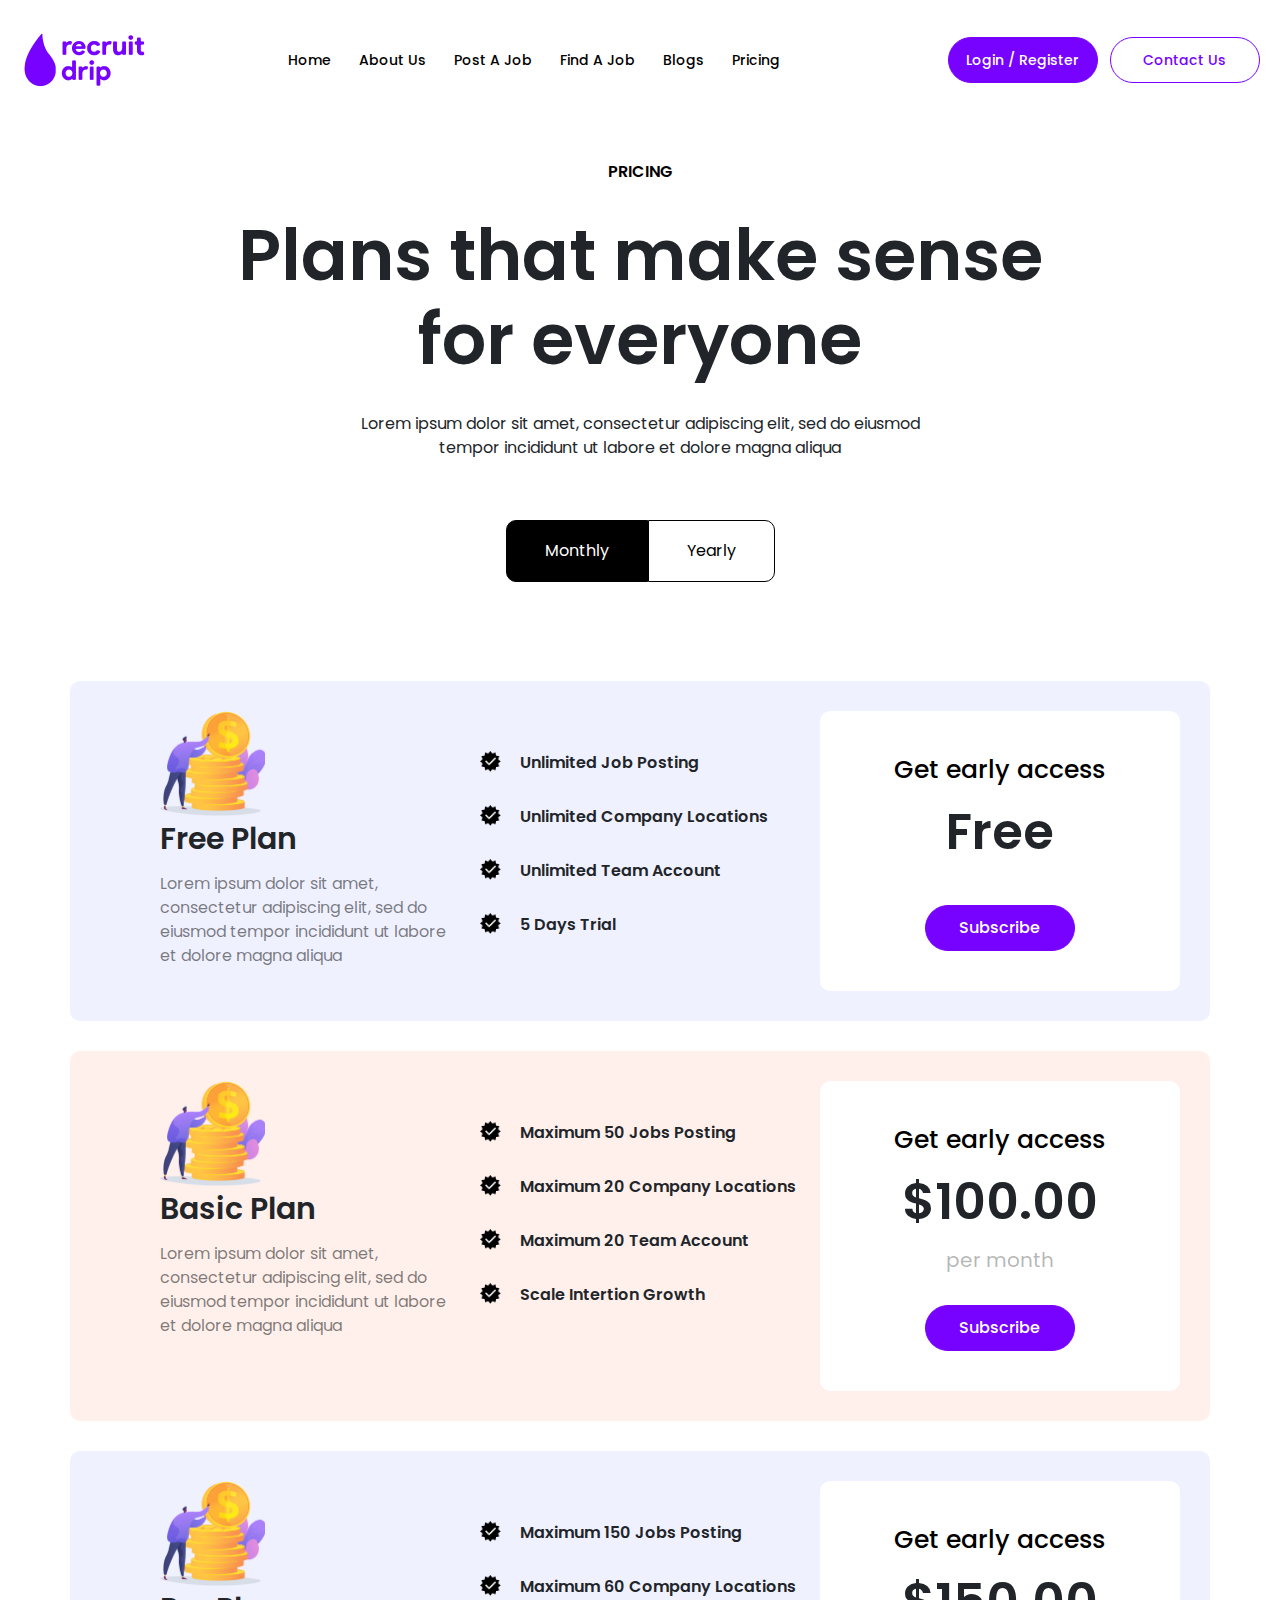
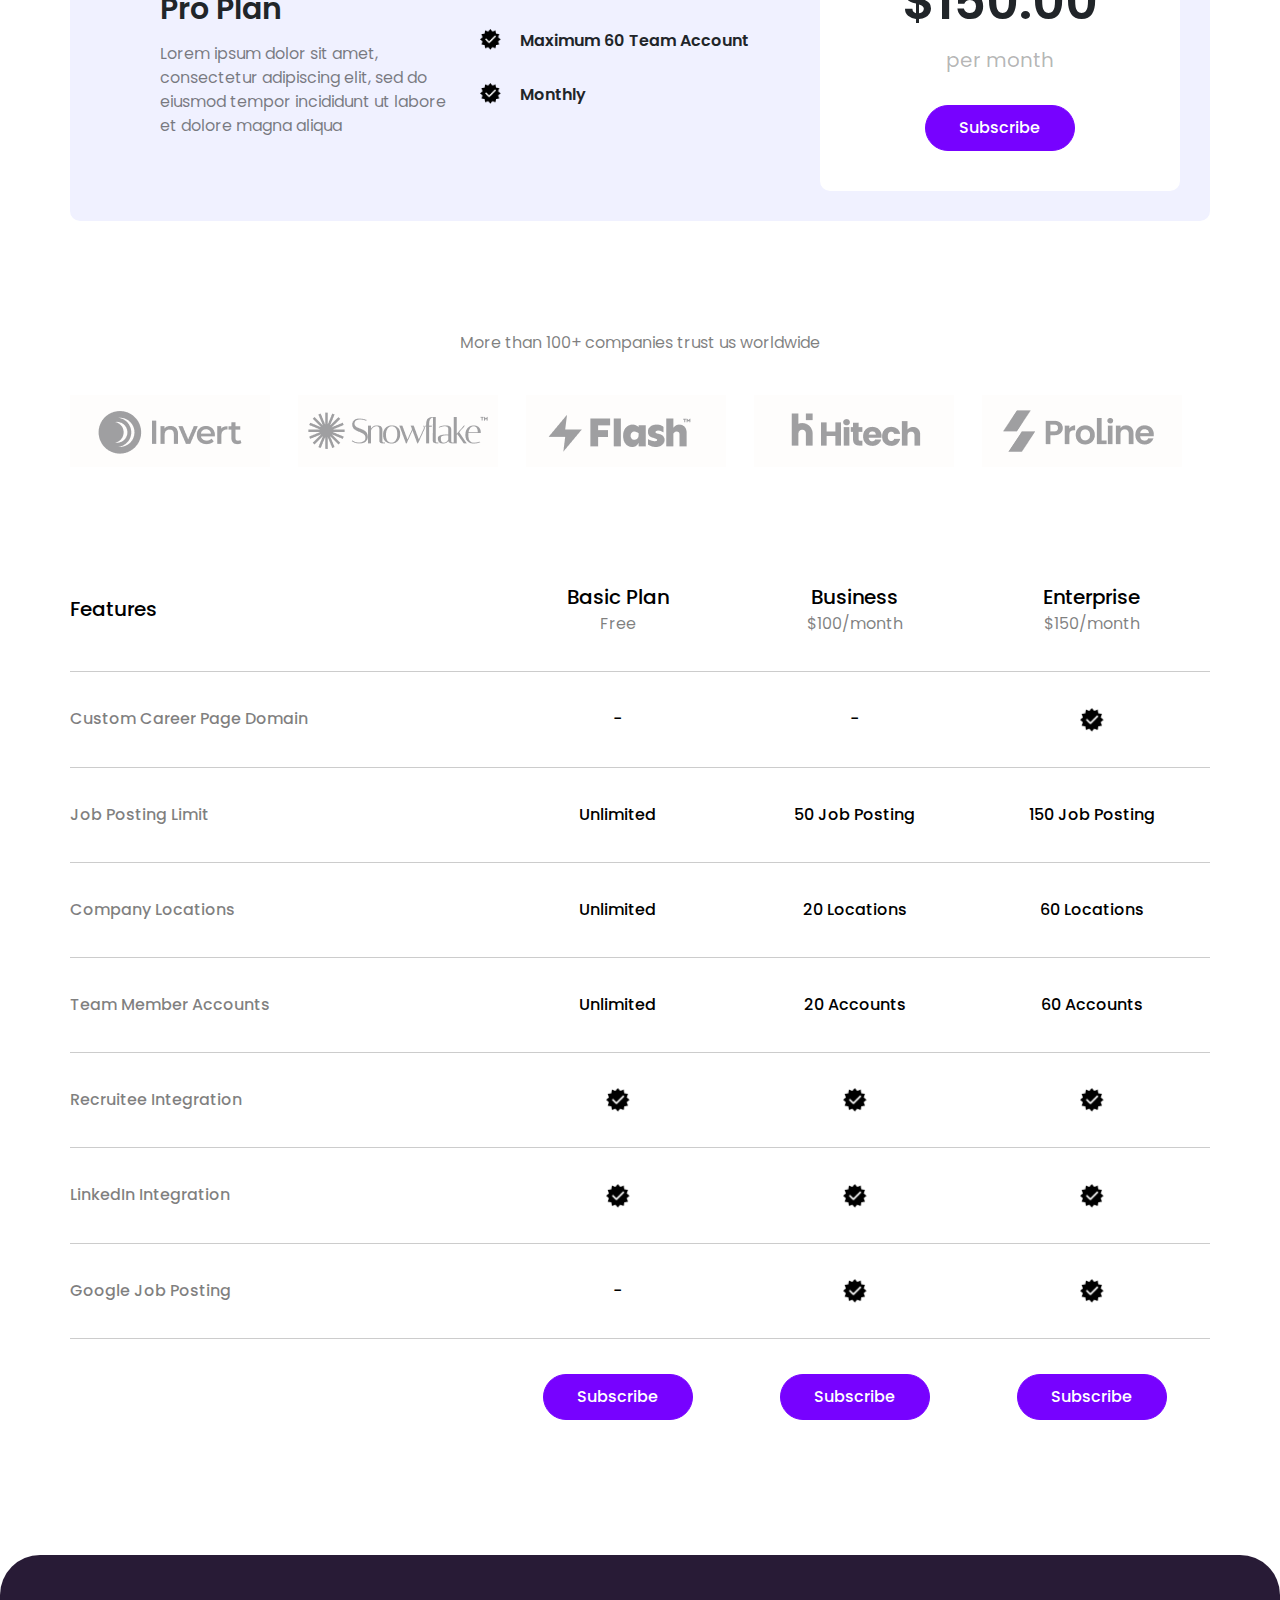
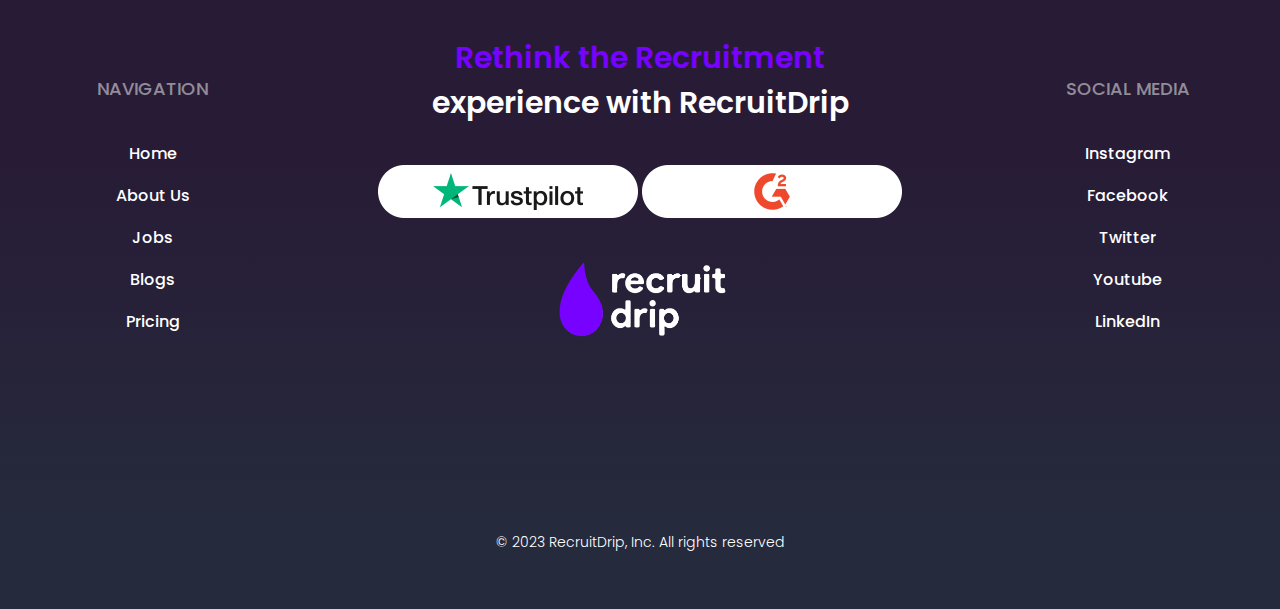
<file: pricing.html>
<!DOCTYPE html>
<html class="no-js">
    <head>
        <meta charset="utf-8">
        <meta http-equiv="x-ua-compatible" content="ie=edge">
        <title></title>

        <!-- Mobile -->
        <meta name="viewport" content="width=device-width, minimum-scale=1, maximum-scale=1, user-scalable=no, minimal-ui">
        <meta name="mobile-web-app-capable" content="yes">
        <meta name="apple-mobile-web-app-capable" content="yes">
        <meta name="apple-mobile-web-app-status-bar-style" content="black-translucent">

        <!-- Favicon -->
        <link rel="shortcut icon" type="image/x-icon" href="images/icon/favicon.ico">

        <!-- JS -->
        <script src="assets/js/modernizr-custom.js"></script>
        <script src="assets/js/jquery-3.5.1.min.js"></script>
        <script src="assets/js/main.js"></script>

        <!-- Fonts -->
        <link rel="preconnect" href="https://fonts.googleapis.com">
        <link rel="preconnect" href="https://fonts.gstatic.com" crossorigin>
        <link href="https://fonts.googleapis.com/css2?family=Poppins:wght@300;400;500;600;700&display=swap" rel="stylesheet">


        <!-- CSS -->
        <link rel="stylesheet" href="assets/css/reset.custom.min.css">
        <link rel="stylesheet" href="assets/css/font-awesome.min.css">
        <link rel="stylesheet" href="assets/css/bootstrap.min.css">
        <link rel="stylesheet" href="assets/css/style.css">

        <!-- Primary Meta Tags -->
        <meta name="title" content="This is a meta title.">
        <meta name="description" content="This is a meta description sample. We can add up to 160 characters.">
        <meta name="keywords" content="Chula Vista Electric Co.">
        <meta name="author" content="Guevara Web Graphics Studio">

        <!-- Open Graph / Facebook -->
        <meta property="og:type" content="website">
        <meta property="og:url" content="https://example.com/">
        <meta property="og:title" content="This is a meta title">
        <meta property="og:description" content="This is a meta description sample. We can add up to 160 characters.">
        <meta property="og:image" content="imageurl">

        <!-- Twitter -->
        <meta property="twitter:card" content="summary_large_image">
        <meta property="twitter:url" content="https://example.com/">
        <meta property="twitter:title" content="This is a meta title.">
        <meta property="twitter:description" content="This is a meta description sample. We can add up to 160 characters.">
        <meta property="twitter:image" content="imageurl">

    </head>

    <body>
        <!-- Body Wrapper -->
        <div class="body-wrapper ">
            
            <!-- Header Desktop -->
            <header class="header header--desktop">
                <div class="wrapper">
                    <div class="row align-items-center">
                        <div class="left col-2">
                            <a href="#">
                                <img src="images/recruitdrip_logo.png" alt="Recruitdrip Logo" width="126">
                            </a>
                        </div>
                        <div class="center col-6 text-center">
                            <nav class="main-navigation">
                                <ul>
                                    <li>
                                        <a href="index.html">Home</a>
                                    </li>
                                    <li>
                                        <a href="about-us.html">About Us</a>
                                    </li>
                                    <li>
                                        <a href="#">Post A Job</a>
                                    </li>
                                    <li>
                                        <a href="job-overview.html">Find A Job</a>
                                    </li>
                                    <li>
                                        <a href="blogs.html">Blogs</a>
                                    </li>
                                    <li>
                                        <a href="pricing.html">Pricing</a>
                                    </li>
                                </ul>
                            </nav>
                        </div>
                        <div class="right col-4">
                            <a href="#" class="btn btn--primary">Login / Register</a>
                            <a href="contact.html" class="btn btn--secondary">Contact Us</a>
                        </div>
                    </div>
                </div>
            </header>

            <!-- Header Mpbile -->
            <header class="header--mobile">
                <div class="wrapper">
                    <div class="row align-items-center">
                        <div class="col-4 text-left">
                            <a href="#">
                                <img src="images/recruitdrip_logo.png" alt="Recruitdrip Logo" width="126">
                            </a>
                        </div>
                        <div class="col-8 text-right">
                            <a href="#" class="hamburger">
                                <div></div>
                            </a>
                        </div>
                        <div class="mobile-menu">
                            <ul>
                                <li>
                                    <a href="index.html">Home</a>
                                </li>
                                <li>
                                    <a href="about-us.html">About Us</a>
                                </li>
                                <li>
                                    <a href="#">Post A Job</a>
                                </li>
                                <li>
                                    <a href="#">Find A Job</a>
                                </li>
                                <li>
                                    <a href="blogs.html">Blogs</a>
                                </li>
                                <li>
                                    <a href="pricing.html">Pricing</a>
                                </li>
                                <li>
                                    <a href="#" class="btn btn--primary">Login / Register</a>
                                </li>
                                <li>
                                    <a href="contact.html" class="btn btn--secondary">Contact Us</a>
                                </li>
                            </ul>
                        </div>
                    </div>
                </div>
            </div>
                
            <!-- Main Content -->
            <main class="main-content page--pricing">
                    
                <!-- Hero -->
                <section class="section--hero " >
                    <div class="wrapper">
                        <div class="section--hero__content">
                            <div class="heading">
                                <span class="subheading">Pricing</span>
                                <h1>Plans that make sense for everyone</h1>
                                <p>Lorem ipsum dolor sit amet, consectetur adipiscing elit, sed do eiusmod tempor incididunt ut labore et dolore magna aliqua</p>
                            </div>
                            <ul class="nav nav-tabs" id="myTab" role="tablist">
                                <li class="nav-item" role="presentation">
                                  <button class="nav-link active monthly" data-toggle="tab" data-target="#monthly" type="button" role="tab" aria-controls="monthly" aria-selected="true">Monthly</button>
                                </li>
                                <li class="nav-item" role="presentation">
                                    <button class="nav-link yearly"  data-toggle="tab" data-target="#yearly" type="button" role="tab" aria-controls="yearly" aria-selected="false" >Yearly</button>
                                </li>
                            </ul>

                            <!-- Tab Content -->
                            <div class="tab-content" id="FaqContent">
                                <div class="tab-pane fade show active" id="monthly" role="tabpanel" >
                                    <div class="plan--item free--plan">
                                        
                                        <div class="row">
                                            <div class="col-md-12">
                                                <div class="plan--item__content">
                                                    <div class="content--left">
                                                        <div class="image">
                                                            <img src="images/free-plan.png" alt="" width="105">
                                                        </div>
                                                        <div class="text">
                                                            <h2>Free Plan</h2>
                                                            <p>Lorem ipsum dolor sit amet, consectetur adipiscing elit, sed do eiusmod tempor incididunt ut labore et dolore magna aliqua</p>
                                                        </div>
                                                    </div>
                                                    <div class="content--center">
                                                        <ul>
                                                            <li>Unlimited Job Posting</li>
                                                            <li>Unlimited Company Locations</li>
                                                            <li>Unlimited Team Account</li>
                                                            <li>5 Days Trial</li>
                                                        </ul>
                                                    </div>
                                                    <div class="content--right">
                                                        <h3>Get early access</h3>
                                                        <h4>Free</h4>
                                                        <a href="#" class="btn btn--primary">Subscribe</a>
                                                    </div>
                                                </div>
                                            </div>
                                        </div>
                                    </div>

                                    <div class="plan--item basic--plan">
                                        
                                        <div class="row">
                                            <div class="col-md-12">
                                                <div class="plan--item__content">
                                                    <div class="content--left">
                                                        <div class="image">
                                                            <img src="images/free-plan.png" alt="" width="105">
                                                        </div>
                                                        <div class="text">
                                                            <h2>Basic Plan</h2>
                                                            <p>Lorem ipsum dolor sit amet, consectetur adipiscing elit, sed do eiusmod tempor incididunt ut labore et dolore magna aliqua</p>
                                                        </div>
                                                    </div>
                                                    <div class="content--center">
                                                        <ul>
                                                            <li>Maximum 50 Jobs Posting</li>
                                                            <li>Maximum 20 Company Locations</li>
                                                            <li>Maximum 20 Team Account</li>
                                                            <li>Scale Intertion Growth</li>
                                                        </ul>
                                                    </div>
                                                    <div class="content--right">
                                                        <h3>Get early access</h3>
                                                        <h4>$100.00</h4>
                                                        <p>per month</p>
                                                        <a href="#" class="btn btn--primary">Subscribe</a>
                                                    </div>
                                                </div>
                                            </div>
                                        </div>
                                    </div>

                                    <div class="plan--item pro--plan">
                                        
                                        <div class="row">
                                            <div class="col-md-12">
                                                <div class="plan--item__content">
                                                    <div class="content--left">
                                                        <div class="image">
                                                            <img src="images/free-plan.png" alt="" width="105">
                                                        </div>
                                                        <div class="text">
                                                            <h2>Pro Plan</h2>
                                                            <p>Lorem ipsum dolor sit amet, consectetur adipiscing elit, sed do eiusmod tempor incididunt ut labore et dolore magna aliqua</p>
                                                        </div>
                                                    </div>
                                                    <div class="content--center">
                                                        <ul>
                                                            <li>Maximum 150 Jobs Posting</li>
                                                            <li>Maximum 60 Company Locations</li>
                                                            <li>Maximum 60 Team Account</li>
                                                            <li>Monthly</li>
                                                        </ul>
                                                    </div>
                                                    <div class="content--right">
                                                        <h3>Get early access</h3>
                                                        <h4>$150.00</h4>
                                                        <p>per month</p>
                                                        <a href="#" class="btn btn--primary">Subscribe</a>
                                                    </div>
                                                </div>
                                            </div>
                                        </div>
                                    </div>
                                </div>

                                <!-- Yearly -->
                                <div class="tab-pane fade" id="yearly" role="tabpanel" >
                                    <div class="plan--item free--plan">
                                        
                                        <div class="row">
                                            <div class="col-md-12">
                                                <div class="plan--item__content">
                                                    <div class="content--left">
                                                        <div class="image">
                                                            <img src="images/free-plan.png" alt="" width="105">
                                                        </div>
                                                        <div class="text">
                                                            <h2>Free Plan</h2>
                                                            <p>Lorem ipsum dolor sit amet, consectetur adipiscing elit, sed do eiusmod tempor incididunt ut labore et dolore magna aliqua</p>
                                                        </div>
                                                    </div>
                                                    <div class="content--center">
                                                        <ul>
                                                            <li>Unlimited Job Posting</li>
                                                            <li>Unlimited Company Locations</li>
                                                            <li>Unlimited Team Account</li>
                                                            <li>5 Days Trial</li>
                                                        </ul>
                                                    </div>
                                                    <div class="content--right">
                                                        <h3>Get early access</h3>
                                                        <h4>Free</h4>
                                                        <a href="#" class="btn btn--primary">Subscribe</a>
                                                    </div>
                                                </div>
                                            </div>
                                        </div>
                                    </div>

                                    <div class="plan--item basic--plan">
                                        
                                        <div class="row">
                                            <div class="col-md-12">
                                                <div class="plan--item__content">
                                                    <div class="content--left">
                                                        <div class="image">
                                                            <img src="images/free-plan.png" alt="" width="105">
                                                        </div>
                                                        <div class="text">
                                                            <h2>Basic Plan</h2>
                                                            <p>Lorem ipsum dolor sit amet, consectetur adipiscing elit, sed do eiusmod tempor incididunt ut labore et dolore magna aliqua</p>
                                                        </div>
                                                    </div>
                                                    <div class="content--center">
                                                        <ul>
                                                            <li>Maximum 50 Jobs Posting</li>
                                                            <li>Maximum 20 Company Locations</li>
                                                            <li>Maximum 20 Team Account</li>
                                                            <li>Scale Intertion Growth</li>
                                                        </ul>
                                                    </div>
                                                    <div class="content--right">
                                                        <h3>Get early access</h3>
                                                        <h4>$100.00</h4>
                                                        <p>per month</p>
                                                        <a href="#" class="btn btn--primary">Subscribe</a>
                                                    </div>
                                                </div>
                                            </div>
                                        </div>
                                    </div>

                                    <div class="plan--item pro--plan">
                                        
                                        <div class="row">
                                            <div class="col-md-12">
                                                <div class="plan--item__content">
                                                    <div class="content--left">
                                                        <div class="image">
                                                            <img src="images/free-plan.png" alt="" width="105">
                                                        </div>
                                                        <div class="text">
                                                            <h2>Pro Plan</h2>
                                                            <p>Lorem ipsum dolor sit amet, consectetur adipiscing elit, sed do eiusmod tempor incididunt ut labore et dolore magna aliqua</p>
                                                        </div>
                                                    </div>
                                                    <div class="content--center">
                                                        <ul>
                                                            <li>Maximum 150 Jobs Posting</li>
                                                            <li>Maximum 60 Company Locations</li>
                                                            <li>Maximum 60 Team Account</li>
                                                            <li>Monthly</li>
                                                        </ul>
                                                    </div>
                                                    <div class="content--right">
                                                        <h3>Get early access</h3>
                                                        <h4>$150.00</h4>
                                                        <p>per month</p>
                                                        <a href="#" class="btn btn--primary">Subscribe</a>
                                                    </div>
                                                </div>
                                            </div>
                                        </div>
                                    </div>
                                </div>
                            </div>
                        </div>
                    </div>
                </section>

                <!-- Companys -->
                <section class="section--companys">
                    <div class="wrapper">
                        <span>More than 100+ companies trust us worldwide</span>
                        <ul class="companies-trust">
                            <li>
                                <img src="images/company-1.png" alt="">
                            </li>
                            <li>
                                <img src="images/company-2.png" alt="">
                            </li>
                            <li>
                                <img src="images/company-3.png" alt="">
                            </li>
                            <li>
                                <img src="images/company-4.png" alt="">
                            </li>
                            <li>
                                <img src="images/company-5.png" alt="">
                            </li>
                        </ul>
                    </div>
                </section>

                <!-- Features -->
                <section class="section--features">
                    <div class="wrapper">
                        <div class="section--features__content table-responsive">
                            <table>
                                <thead>
                                    <tr>
                                        <th class="first">
                                            <b>Features</b>
                                        </th>
                                        <th>
                                            <b>Basic Plan</b>
                                            <span>Free</span>
                                        </th>
                                        <th>
                                            <b>Business</b>
                                            <span>$100/month</span>
                                        </th>
                                        <th>
                                            <b>Enterprise</b>
                                            <span>$150/month</span>
                                        </th>
                                    </tr>
                                </thead>
                                <tbody>
                                    
                                    <tr>
                                        <td class="first">
                                            Custom Career Page Domain
                                        </td>
                                        <td> - </td>
                                        <td> - </td>
                                        <td>
                                            <img src="images/checkbox_black.png" width="24" alt="">
                                        </td>
                                    </tr>
                                    
                                    <tr>
                                        <td class="first">
                                            Job Posting Limit
                                        </td>
                                        <td> Unlimited </td>
                                        <td> 50 Job Posting </td>
                                        <td>
                                            150 Job Posting
                                        </td>
                                    </tr>
                                    <tr>
                                        <td class="first">
                                            Company Locations
                                        </td>
                                        <td> Unlimited </td>
                                        <td> 20 Locations</td>
                                        <td>
                                            60 Locations
                                        </td>
                                    </tr>
                                    <tr>
                                        <td class="first">
                                            Team Member Accounts
                                        </td>
                                        <td> Unlimited </td>
                                        <td> 20 Accounts</td>
                                        <td>
                                            60 Accounts
                                        </td>
                                    </tr>
                                    <tr>
                                        <td class="first">
                                            Recruitee Integration
                                        </td>
                                        <td>                                             <img src="images/checkbox_black.png" width="24" alt="">
                                        </td>
                                        <td> <img src="images/checkbox_black.png" width="24" alt=""></td>
                                        <td>
                                            <img src="images/checkbox_black.png" width="24" alt="">
                                        </td>
                                    </tr>
                                    <tr>
                                        <td class="first">
                                            LinkedIn Integration
                                        </td>
                                        <td>                                             <img src="images/checkbox_black.png" width="24" alt="">
                                        </td>
                                        <td> <img src="images/checkbox_black.png" width="24" alt=""></td>
                                        <td>
                                            <img src="images/checkbox_black.png" width="24" alt="">
                                        </td>
                                    </tr>
                                    <tr>
                                        <td class="first">
                                            Google Job Posting
                                        </td>
                                        <td> - </td>
                                        <td> <img src="images/checkbox_black.png" width="24" alt=""> </td>
                                        <td>
                                            <img src="images/checkbox_black.png" width="24" alt="">
                                        </td>
                                    </tr>
                                    <tr>
                                        <td class="first">
                                            
                                        </td>
                                        <td>
                                            <a href="#" class="btn btn--primary">Subscribe</a>
                                        </td>
                                        <td><a href="#" class="btn btn--primary">Subscribe</a></td>
                                        <td>
                                            <a href="#" class="btn btn--primary">Subscribe</a>
                                        </td>
                                    </tr>
                                </tbody>
                            </table>
                        </div>
                    </div>
                </section>
                
            </main>

            <!-- Main Footer -->
            <footer class="main-footer text-center">
                <!-- <a href="#" id="back-to-top">Back to Top</a> -->
                <div class="wrapper">
                    <div class="row">
                        <div class="left col-2">
                            <h2>Navigation</h2>
                            <ul>
                                <li>
                                    <a href="#">Home</a>
                                </li>
                                <li>
                                    <a href="#">About Us</a>
                                </li>
                                <li>
                                    <a href="#">Jobs</a>
                                </li>
                                <li>
                                    <a href="#">Blogs</a>
                                </li>
                                <li>
                                    <a href="#">Pricing</a>
                                </li>
                            </ul>
                        </div>
                        <div class="center col-8">
                            <h3><span>Rethink the Recruitment</span> experience with RecruitDrip</h3>
                            <a href="https://www.trustpilot.com/review/recruitdrip.com" target="_blank">
                                <img src="images/trust-pilot_logo.png" alt="Recruitdrip Logo" width="260">
                            </a>
                            <a href="https://www.g2.com/products/portman-holdings-llc-recruitdrip/reviews" target="_blank">
                                <img src="images/g2_logo.png" alt="Recruitdrip Logo" width="260">
                            </a>
                            <div class="space"></div>
                            <a href="#">
                                <img src="images/recruitdrio_logo_footer.png" alt="Recruitdrip Logo" width="175">
                            </a>
                            </ul>
                        </div>
                        <div class="right col-2">
                            <h2>Social Media</h2>
                            <ul>
                                <li>
                                    <a href="#">Instagram</a>
                                </li>
                                <li>
                                    <a href="#">Facebook</a>
                                </li>
                                <li>
                                    <a href="#">Twitter</a>
                                </li>
                                <li>
                                    <a href="#">Youtube</a>
                                </li>
                                <li>
                                    <a href="#">LinkedIn</a>
                                </li>
                            </ul>
                        </div>
                    </div>
                    <div class="disclaimer ">
                        <p>© 2023 RecruitDrip, Inc. All rights reserved</p>
                    </div>
                </div>
            </footer>

            <!-- Modal -->

        </div>
        
        <!-- JS -->
        <script src="assets/js/popper.min.js"></script>
        <script src="assets/js/bootstrap.min.js"></script>

        
    </body>
</html>
</file>
<file: assets/css/style.css>
body {
  font-family: 'Poppins', sans-serif;
  font-size: 16px;
  overflow-x: hidden; }

img {
  max-width: 100%; }

.wrapper {
  max-width: 1180px;
  margin: 0 auto;
  padding: 0 20px; }

.main-content {
  padding-top: 120px; }

.bg {
  background-position: center;
  background-repeat: no-repeat;
  background-size: cover; }

.heading-top {
  display: block;
  font-size: 20px;
  font-weight: 600;
  text-transform: uppercase;
  color: #FFFFFF;
  margin-bottom: 26px; }

h2 {
  font-size: 50px;
  font-weight: 600;
  line-height: 75px;
  margin-bottom: 20px; }
  @media (max-width: 991px) {
    h2 {
      font-size: 38px;
      line-height: 50px; } }
  @media (max-width: 767px) {
    h2 {
      font-size: 28px;
      line-height: 40px; } }
  h2 span {
    color: #7702FF; }

.global--form {
  background-color: #fff;
  padding: 50px 40px 20px;
  box-shadow: 0px 4px 4px rgba(0, 0, 0, 0.25);
  border-radius: 10px; }
  .global--form h2 {
    font-weight: 500;
    font-size: 30px; }
  .global--form .form-group label {
    display: block;
    font-size: 16px;
    font-weight: 500;
    line-height: 24px;
    color: #000000; }
  .global--form .form-group .form-control {
    height: 50px;
    background: #FFFFFF;
    border: 0.5px solid rgba(0, 0, 0, 0.3);
    border-radius: 10px;
    padding-left: 30px;
    padding-right: 30px; }
  .global--form .form-group textarea.form-control {
    height: 150px;
    padding-top: 10px; }
  .global--form .form-group .btn--primary {
    width: 100%;
    display: block;
    margin-top: 35px; }

.bg-yellow {
  background-color: #ffc107; }

.bg-red {
  background-color: #d70808; }

.btn {
  min-width: 150px;
  font-family: "Poppins", sans-serif;
  font-size: 16px;
  font-weight: 500;
  line-height: 24px;
  padding: 10px 15px;
  border: 1px solid #7702FF;
  border-radius: 50px; }
  .btn--primary {
    background-color: #7702FF;
    color: #fff; }
    .btn--primary:hover {
      background-color: initial;
      color: #7702FF; }
  .btn--secondary {
    color: #7702FF; }
    .btn--secondary:hover {
      background-color: #7702FF;
      color: #fff; }

header {
  z-index: 999;
  position: fixed;
  top: 0;
  left: 0;
  width: 100%;
  padding: 30px 0;
  background-color: #fff; }
  header .wrapper {
    max-width: 1280px; }
  header .main-navigation ul {
    padding: 0;
    margin: 0; }
    header .main-navigation ul li {
      display: inline-block;
      padding: 0 16px; }
      @media (max-width: 1440px) {
        header .main-navigation ul li {
          padding: 0 12px; } }
      header .main-navigation ul li a {
        font-weight: 500;
        font-size: 16px;
        line-height: 24px;
        color: #000000; }
        @media (max-width: 1280px) {
          header .main-navigation ul li a {
            font-size: 14px; } }
        header .main-navigation ul li a:hover {
          color: #7702FF; }
  header .right {
    text-align: right; }
    header .right .btn {
      display: inline-block;
      margin-left: 8px; }
      @media (max-width: 1280px) {
        header .right .btn {
          font-size: 14px; } }

@media (max-width: 1080px) {
  .header--desktop {
    display: none; } }

.header--mobile {
  display: none;
  background-color: #ffffff;
  box-shadow: 1px 0 5px 1px rgba(0, 0, 0, 0.3);
  padding: 20px 0; }
  .header--mobile .logo {
    max-width: 150px; }
  .header--mobile .mobile-menu {
    z-index: 99;
    position: fixed;
    top: 0;
    right: 0;
    width: 240px;
    height: 100%;
    background-color: #ffffff;
    padding: 70px 30px;
    -webkit-transform: translate(240px, 0);
    transform: translate(240px, 0);
    transition: -webkit-transform 0.5s cubic-bezier(0, 0.52, 0, 1);
    transition: transform 0.5s cubic-bezier(0, 0.52, 0, 1);
    transition: transform 0.5s cubic-bezier(0, 0.52, 0, 1), -webkit-transform 0.5s cubic-bezier(0, 0.52, 0, 1);
    overflow: auto; }
    .header--mobile .mobile-menu ul {
      padding: 0;
      margin: 0;
      list-style: none; }
      .header--mobile .mobile-menu ul li {
        display: block;
        padding-bottom: 11px;
        margin-bottom: 13px;
        border-bottom: 1px solid #f1f1f1; }
        .header--mobile .mobile-menu ul li a {
          z-index: 12;
          position: relative;
          font-size: 14px;
          color: #000;
          transition: all 300ms ease; }
          .header--mobile .mobile-menu ul li a:hover {
            color: #7702FF; }
          .header--mobile .mobile-menu ul li a.btn {
            width: 100%; }
            .header--mobile .mobile-menu ul li a.btn--primary {
              color: #fff; }
              .header--mobile .mobile-menu ul li a.btn--primary:hover {
                color: #7702FF; }
            .header--mobile .mobile-menu ul li a.btn--secondary:hover {
              color: #fff; }
      .header--mobile .mobile-menu ul li.has-dropdown a.has-collapse {
        position: relative;
        display: block; }
        .header--mobile .mobile-menu ul li.has-dropdown a.has-collapse:before {
          content: "\F078";
          position: absolute;
          top: 2px;
          right: 0;
          font-family: "Font Awesome 5 Free";
          font-weight: bold;
          font-size: 14px; }
        .header--mobile .mobile-menu ul li.has-dropdown a.has-collapse:after {
          display: none;
          content: initial; }
      .header--mobile .mobile-menu ul li.has-dropdown ul li {
        padding: 0;
        border: 0; }

.hamburger {
  z-index: 1234;
  position: relative;
  top: 0;
  display: inline-block;
  width: 28px;
  height: 21px;
  margin: -5px 0;
  cursor: pointer; }
  .hamburger div {
    z-index: 12;
    position: relative;
    margin-top: 9px;
    display: block;
    width: 100%;
    height: 2px;
    background-color: #7702FF;
    transition: all 0.2s ease-in-out;
    -moz-transition: all 0.2s ease-in-out;
    -webkit-transition: all 0.2s ease-in-out; }
    .hamburger div:before {
      display: block;
      width: 100%;
      height: 2px;
      background-color: #7702FF;
      transition: all 0.2s ease-in-out;
      -moz-transition: all 0.2s ease-in-out;
      -webkit-transition: all 0.2s ease-in-out;
      content: "";
      position: absolute;
      left: 0;
      top: -8px; }
    .hamburger div:after {
      display: block;
      width: 100%;
      height: 2px;
      background-color: #7702FF;
      transition: all 0.2s ease-in-out;
      -moz-transition: all 0.2s ease-in-out;
      -webkit-transition: all 0.2s ease-in-out;
      content: "";
      position: absolute;
      left: 0;
      bottom: -8px; }

.nav-open .mobile-menu {
  -webkit-transform: translate(0, 0) !important;
  transform: translate(0, 0) !important;
  box-shadow: 8px 79px 60px 0px rgba(22, 22, 22, 0.17); }
.nav-open .hamburger div {
  background-color: transparent; }
  .nav-open .hamburger div:after {
    top: 1px;
    -webkit-transform: rotate(45deg);
    transform: rotate(45deg); }
  .nav-open .hamburger div:before {
    top: 1px;
    -webkit-transform: rotate(-45deg);
    transform: rotate(-45deg); }
.nav-open .main-header.fixed .hamburger div {
  background-color: transparent; }

@media (max-width: 1080px) {
  .header--mobile {
    display: block; } }
@media (max-width: 1440px) {
  .header--mobile .mobile-navigation--top-nav {
    padding: 4px 0; }
    .header--mobile .mobile-navigation--top-nav ul li a {
      font-size: 18px;
      padding: 8px 20px; } }
@media (max-width: 576px) {
  .header--mobile .mobile-navigation--top-nav {
    padding: 0; } }
@media (max-width: 680px) {
  .header--mobile .mobile-navigation--top-nav ul {
    align-items: center; }
    .header--mobile .mobile-navigation--top-nav ul li a {
      display: block;
      padding: 8px 10px; } }
@media (max-width: 540px) {
  .header--mobile .mobile-navigation--top-nav ul {
    flex-wrap: wrap; }
    .header--mobile .mobile-navigation--top-nav ul li {
      flex: 0 0 33.33%;
      width: 33%; }
      .header--mobile .mobile-navigation--top-nav ul li a {
        font-size: 16px;
        text-align: center;
        padding: 4px 10px;
        max-width: 130px;
        margin: 0 auto; } }
@media (max-width: 767px) {
  .header--mobile .mobile-navigation--top-nav ul li a {
    font-size: 16px;
    padding: 8px 15px; } }
footer {
  padding: 80px 0 40px;
  background: linear-gradient(180deg, #281B36 30.21%, #252A3C 85.94%);
  border-radius: 40px 40px 0px 0px; }
  @media (max-width: 991px) {
    footer {
      padding: 30px 0;
      border-radius: 20px 20px 0px 0px; } }
  @media (max-width: 991px) {
    footer .col-2,
    footer .col-8 {
      flex: 0 0 100%;
      max-width: 100%; }
    footer .center a {
      display: inline-block;
      margin-bottom: 10px; } }
  footer h2 {
    font-weight: 500;
    font-size: 18px;
    line-height: 27px;
    text-transform: uppercase;
    color: rgba(255, 255, 255, 0.5);
    margin-top: 40px;
    margin-bottom: 40px; }
    @media (max-width: 991px) {
      footer h2 {
        font-size: 18px;
        margin-top: 24px;
        margin-bottom: 24px; } }
  footer h3 {
    font-weight: 600;
    font-size: 30px;
    line-height: 45px;
    color: #fff;
    margin-bottom: 40px; }
    @media (max-width: 991px) {
      footer h3 {
        font-size: 24px;
        line-height: 36px;
        margin-bottom: 24px; } }
    footer h3 span {
      display: block;
      color: #7702FF; }
  footer .space {
    height: 40px; }
  footer ul {
    padding: 0;
    margin: 0; }
    footer ul li {
      margin-bottom: 18px; }
      footer ul li a {
        font-weight: 500;
        font-size: 16px;
        line-height: 24px;
        color: #fff; }
        footer ul li a:hover {
          color: #7702FF; }
  footer .disclaimer {
    padding-top: 180px; }
    @media (max-width: 991px) {
      footer .disclaimer {
        padding-top: 40px; } }
    footer .disclaimer p {
      font-weight: 300;
      font-size: 14px;
      line-height: 21px;
      color: #fff; }

.page--home .section--hero {
  padding-bottom: 80px; }
  @media (max-width: 767px) {
    .page--home .section--hero {
      padding-bottom: 40px; } }
  .page--home .section--hero .wrapper {
    max-width: 1720px; }
  .page--home .section--hero__content {
    border-radius: 30px;
    background: linear-gradient(180deg, #281B36 30.21%, #252A3C 85.94%);
    overflow: hidden; }
    .page--home .section--hero__content .content-text {
      padding: 80px 70px;
      background: linear-gradient(180deg, #281B36 30.21%, #252A3C 85.94%);
      border-top-right-radius: 30px;
      border-bottom-right-radius: 30px; }
      @media (max-width: 767px) {
        .page--home .section--hero__content .content-text {
          padding: 40px 50px;
          border-top-right-radius: 20px;
          border-bottom-right-radius: 20px; } }
      .page--home .section--hero__content .content-text .heading-top {
        margin-bottom: 0; }
      .page--home .section--hero__content .content-text h1 {
        font-size: 80px;
        font-weight: 600;
        color: #fff;
        margin-bottom: 18px; }
        @media (max-width: 1280px) {
          .page--home .section--hero__content .content-text h1 {
            font-size: 65px; } }
        @media (max-width: 991px) {
          .page--home .section--hero__content .content-text h1 {
            font-size: 55px; } }
        @media (max-width: 767px) {
          .page--home .section--hero__content .content-text h1 {
            font-size: 40px; } }
        .page--home .section--hero__content .content-text h1 span {
          color: #7702FF; }
      .page--home .section--hero__content .content-text p {
        max-width: 440px;
        color: #fff; }
      .page--home .section--hero__content .content-text .search--container {
        max-width: 630px; }
      .page--home .section--hero__content .content-text .search--form {
        position: relative;
        width: 100%;
        background-color: #fff;
        padding: 10px;
        border-radius: 10px;
        margin-top: 60px;
        margin-bottom: 40px; }
        .page--home .section--hero__content .content-text .search--form label {
          display: block;
          margin: 0; }
          .page--home .section--hero__content .content-text .search--form label span {
            display: block;
            font-weight: 500;
            font-size: 16px;
            color: #000000;
            padding-left: 30px; }
          .page--home .section--hero__content .content-text .search--form label .search--input {
            width: 100%;
            padding: 10px 90px 0 30px; }
        .page--home .section--hero__content .content-text .search--form .search--button {
          position: absolute;
          top: 5px;
          right: 5px;
          width: 69px;
          height: 69px;
          background-color: #7702FF;
          border-radius: 10px; }
          .page--home .section--hero__content .content-text .search--form .search--button i {
            font-size: 24px;
            color: #fff; }
      .page--home .section--hero__content .content-text .btn--create-job-listing {
        position: relative;
        font-size: 16px;
        font-weight: 500;
        color: #fff;
        padding-right: 30px;
        border-bottom: 1px solid #fff; }
        .page--home .section--hero__content .content-text .btn--create-job-listing:hover {
          text-decoration: none;
          color: #7702FF;
          border-bottom: 1px solid #7702FF; }
        .page--home .section--hero__content .content-text .btn--create-job-listing:before {
          content: "\f061";
          position: absolute;
          right: 0;
          top: 0;
          font-family: 'Font Awesome 5 Free';
          font-weight: bold; }
    .page--home .section--hero__content .image-banner {
      min-height: 750px; }
      @media (max-width: 767px) {
        .page--home .section--hero__content .image-banner {
          min-height: 400px; } }
.page--home .section--recruitment {
  padding: 80px 0; }
  @media (max-width: 767px) {
    .page--home .section--recruitment {
      padding: 40px 0; } }
  .page--home .section--recruitment h2 {
    max-width: 730px;
    margin-left: auto;
    margin-right: auto; }
  .page--home .section--recruitment p {
    max-width: 730px;
    margin-left: auto;
    margin-right: auto; }
  .page--home .section--recruitment .list--recruitment {
    margin-top: 60px; }
  .page--home .section--recruitment .list--item .content--image {
    width: 195px;
    height: 195px;
    margin: 0 auto 20px; }
    .page--home .section--recruitment .list--item .content--image img {
      width: 100%;
      height: 100%;
      object-fit: cover; }
  .page--home .section--recruitment .list--item .content--text h3 {
    font-family: 'Poppins';
    font-weight: 500;
    font-size: 20px;
    color: #000000; }
  .page--home .section--recruitment .btn--primary {
    margin-top: 60px; }
.page--home .section--leverage {
  padding: 80px 0 100px; }
  @media (max-width: 767px) {
    .page--home .section--leverage {
      padding: 40px 0; } }
  .page--home .section--leverage__content .content--text {
    padding-left: 50px; }
    @media (max-width: 767px) {
      .page--home .section--leverage__content .content--text {
        padding-left: 0; } }
    .page--home .section--leverage__content .content--text .heading-top {
      color: #000; }
    .page--home .section--leverage__content .content--text ul {
      margin-top: 40px;
      list-style-type: none;
      padding: 0; }
      .page--home .section--leverage__content .content--text ul li {
        position: relative;
        padding-left: 40px;
        margin-bottom: 30px; }
        .page--home .section--leverage__content .content--text ul li:before {
          content: "";
          position: absolute;
          top: 0;
          left: 0;
          width: 21px;
          height: 21px;
          background-size: 21px 21px;
          background-image: url("../../images/arrow-right.png");
          background-position: center;
          background-repeat: no-repeat; }
  .page--home .section--leverage .btn--primary {
    padding-left: 40px;
    padding-right: 40px; }
.page--home .section--reach-out .wrapper {
  max-width: 1720px; }
.page--home .section--reach-out__content {
  border-radius: 30px;
  background: linear-gradient(180deg, #281B36 30.21%, #252A3C 85.94%);
  overflow: hidden; }
.page--home .section--reach-out .content--image {
  min-height: 515px; }
  @media (max-width: 767px) {
    .page--home .section--reach-out .content--image {
      min-height: 320px; } }
.page--home .section--reach-out .content--text {
  background: linear-gradient(180deg, #281B36 30.21%, #252A3C 85.94%);
  padding: 80px; }
  @media (max-width: 767px) {
    .page--home .section--reach-out .content--text {
      padding: 40px; } }
  .page--home .section--reach-out .content--text h2 {
    font-size: 30px;
    font-weight: 600;
    line-height: 46px;
    color: #fff; }
    .page--home .section--reach-out .content--text h2 span {
      color: #7702FF; }
  .page--home .section--reach-out .content--text .btn--secondary {
    background-color: #fff;
    border-color: #fff; }
    .page--home .section--reach-out .content--text .btn--secondary:hover {
      background-color: #7702FF;
      color: #fff; }
.page--home .section--who-we-are {
  padding: 140px 0; }
  @media (max-width: 991px) {
    .page--home .section--who-we-are {
      padding: 80px; } }
  @media (max-width: 767px) {
    .page--home .section--who-we-are {
      padding: 40px; } }
  .page--home .section--who-we-are .content--image {
    padding-left: 50px; }
    @media (max-width: 767px) {
      .page--home .section--who-we-are .content--image {
        padding-left: 0;
        margin-bottom: 30px; } }
  @media (max-width: 767px) {
    .page--home .section--who-we-are .content--text {
      margin-bottom: 30px; } }
  .page--home .section--who-we-are .content--text .heading-top {
    color: #000; }
  .page--home .section--who-we-are .content--text .btn--primary {
    margin-top: 50px; }
.page--home .section--integration {
  padding: 80px 0; }
  @media (max-width: 767px) {
    .page--home .section--integration {
      padding: 40px 0; } }
  .page--home .section--integration__content .heading-top {
    color: #000;
    text-align: center; }
  .page--home .section--integration__content h2 {
    max-width: 965px;
    text-align: center;
    margin-left: auto;
    margin-right: auto; }
  .page--home .section--integration__content .integration--slider {
    margin-top: 40px; }
    .page--home .section--integration__content .integration--slider .row {
      margin: 0; }
      .page--home .section--integration__content .integration--slider .row .col-md-4 {
        margin-bottom: 30px; }
    .page--home .section--integration__content .integration--slider .slick-dots li button:before {
      font-size: 54px; }
    .page--home .section--integration__content .integration--slider .slick-dots li.slick-active button:before {
      color: #7702FF; }
  .page--home .section--integration__content .integration--item {
    background-color: #fff;
    height: 100%;
    padding: 35px 30px;
    border-radius: 10px;
    box-shadow: 0px 4px 4px 5px rgba(0, 0, 0, 0.05), -4px 4px 4px 5px rgba(0, 0, 0, 0.05); }
    .page--home .section--integration__content .integration--item__head {
      display: flex;
      flex-wrap: nowrap;
      align-items: center;
      margin-bottom: 30px; }
      .page--home .section--integration__content .integration--item__head .content--image {
        width: 75px; }
        .page--home .section--integration__content .integration--item__head .content--image img {
          width: 100%; }
      .page--home .section--integration__content .integration--item__head .content--text {
        width: calc(100% - 75px);
        padding-left: 22px; }
        .page--home .section--integration__content .integration--item__head .content--text h3 {
          font-size: 20px;
          font-weight: 500; }
    .page--home .section--integration__content .integration--item__content p {
      font-size: 16px; }
.page--home .section--pricing {
  padding: 40px 80px 80px; }
  @media (max-width: 767px) {
    .page--home .section--pricing {
      padding: 40px 40px; } }
  .page--home .section--pricing__head {
    max-width: 1720px;
    margin: 0 auto;
    text-align: center;
    padding: 40px 40px 240px;
    border-radius: 30px;
    background: linear-gradient(180deg, #281B36 30.21%, #252A3C 85.94%); }
    .page--home .section--pricing__head h2 {
      max-width: 800px;
      margin: 0 auto 20px;
      color: #fff; }
    .page--home .section--pricing__head p {
      max-width: 700px;
      margin: 0 auto;
      color: #fff; }
  .page--home .section--pricing__list {
    margin-top: -170px; }
    .page--home .section--pricing__list .pricing--item {
      background: #FFFFFF;
      padding: 60px 35px;
      text-align: center;
      box-shadow: 0px 4px 4px rgba(0, 0, 0, 0.25);
      border-radius: 20px; }
      @media (max-width: 767px) {
        .page--home .section--pricing__list .pricing--item {
          margin-bottom: 30px; } }
      .page--home .section--pricing__list .pricing--item h3 {
        font-size: 16px;
        font-weight: 600;
        text-align: center;
        text-transform: uppercase;
        color: #7702FF; }
      .page--home .section--pricing__list .pricing--item h4 {
        font-weight: 600;
        font-size: 40px;
        line-height: 60px;
        color: #000; }
        @media (max-width: 1280px) {
          .page--home .section--pricing__list .pricing--item h4 {
            font-size: 30px; } }
        @media (max-width: 767px) {
          .page--home .section--pricing__list .pricing--item h4 {
            font-size: 28px; } }
      .page--home .section--pricing__list .pricing--item h5 {
        font-weight: 600;
        font-size: 50px;
        line-height: 90px;
        color: #000; }
        @media (max-width: 1280px) {
          .page--home .section--pricing__list .pricing--item h5 {
            font-size: 30px; } }
        @media (max-width: 767px) {
          .page--home .section--pricing__list .pricing--item h5 {
            font-size: 28px; } }
      .page--home .section--pricing__list .pricing--item p {
        font-size: 14px;
        line-height: 21px;
        text-align: center;
        color: rgba(0, 0, 0, 0.5); }
      .page--home .section--pricing__list .pricing--item img {
        margin-bottom: 10px; }
      .page--home .section--pricing__list .pricing--item ul {
        margin-top: 40px;
        margin-bottom: 40px;
        list-style-type: none;
        padding: 0 15ox; }
        .page--home .section--pricing__list .pricing--item ul li {
          position: relative;
          padding-left: 40px;
          margin-bottom: 10px;
          font-size: 14px;
          text-align: left; }
          .page--home .section--pricing__list .pricing--item ul li:before {
            content: "";
            position: absolute;
            top: 0;
            left: 0;
            width: 21px;
            height: 21px;
            background-size: 21px 21px;
            background-image: url("../../images/arrow-right.png");
            background-position: center;
            background-repeat: no-repeat; }
      .page--home .section--pricing__list .pricing--item .btn--primary {
        margin-top: 40px;
        padding-left: 25px;
        padding-right: 25px; }
    .page--home .section--pricing__list .pricing--basic {
      margin-top: 75px; }
    .page--home .section--pricing__list .pricing--pro {
      padding: 75px 35px 90px; }
      .page--home .section--pricing__list .pricing--pro h4 {
        font-size: 50px; }
      .page--home .section--pricing__list .pricing--pro p {
        margin: 40px 0; }
    .page--home .section--pricing__list .pricing--premium {
      margin-top: 75px; }

.page--about .section--hero__content {
  max-width: 1720px;
  background: linear-gradient(180deg, #281B36 30.21%, #252A3C 85.94%);
  border-radius: 40px; }
  @media (max-width: 991px) {
    .page--about .section--hero__content {
      margin: 0 20px;
      border-radius: 30px; } }
  .page--about .section--hero__content .row {
    min-height: 525px;
    align-items: center;
    justify-content: center; }
  .page--about .section--hero__content h1 {
    font-size: 20px;
    text-transform: uppercase;
    color: #FFFFFF;
    margin-bottom: 26px; }
    @media (max-width: 991px) {
      .page--about .section--hero__content h1 {
        font-size: 18px;
        margin-bottom: 10px; } }
  .page--about .section--hero__content h2 {
    font-size: 70px;
    font-weight: 600;
    color: #FFFFFF;
    margin-bottom: 40px; }
    @media (max-width: 991px) {
      .page--about .section--hero__content h2 {
        font-size: 55px;
        margin-bottom: 35px; } }
    @media (max-width: 767px) {
      .page--about .section--hero__content h2 {
        font-size: 40px;
        margin-bottom: 10px; } }
    .page--about .section--hero__content h2 span {
      color: #7702FF; }
  .page--about .section--hero__content p {
    max-width: 580px;
    margin-left: auto;
    margin-right: auto;
    line-height: 24px;
    color: #FFFFFF; }
.page--about .section--about {
  padding: 120px 0; }
  @media (max-width: 991px) {
    .page--about .section--about {
      padding: 80px 0; } }
  @media (max-width: 767px) {
    .page--about .section--about {
      padding: 60px 0; } }
  .page--about .section--about__content .content-text {
    max-width: 510px;
    padding-left: 50px;
    padding-top: 100px; }
    @media (max-width: 991px) {
      .page--about .section--about__content .content-text {
        padding-left: 30px;
        padding-top: 50px; } }
    @media (max-width: 767px) {
      .page--about .section--about__content .content-text {
        padding-left: 0;
        padding-top: 30px; } }
    .page--about .section--about__content .content-text .btn {
      margin-top: 30px; }
      @media (max-width: 991px) {
        .page--about .section--about__content .content-text .btn {
          margin-top: 20px; } }
      @media (max-width: 767px) {
        .page--about .section--about__content .content-text .btn {
          margin-top: 15px; } }
.page--about .section--connect {
  padding: 150px 0;
  background-position: center;
  background-repeat: no-repeat;
  background-size: cover; }
  @media (max-width: 991px) {
    .page--about .section--connect {
      padding: 100px 0; } }
  @media (max-width: 767px) {
    .page--about .section--connect {
      padding: 40px 0;
      background-image: initial !important;
      background-color: #281B36;
      background-image: linear-gradient(180deg, #281B36 30.21%, #252A3C 85.94%) !important; } }
  .page--about .section--connect__content .content-text {
    padding-left: 80px; }
    @media (max-width: 991px) {
      .page--about .section--connect__content .content-text {
        padding-left: 30px; } }
    @media (max-width: 767px) {
      .page--about .section--connect__content .content-text {
        padding: 0 40px; } }
    .page--about .section--connect__content .content-text * {
      color: #FFFFFF; }
    .page--about .section--connect__content .content-text h2 {
      font-size: 30px;
      font-weight: 600; }
    .page--about .section--connect__content .content-text ul {
      margin-top: 40px;
      list-style-type: none;
      padding: 0; }
      .page--about .section--connect__content .content-text ul li {
        position: relative;
        padding-left: 40px;
        margin-bottom: 30px; }
        .page--about .section--connect__content .content-text ul li:before {
          content: "";
          position: absolute;
          top: 4px;
          left: 0;
          width: 22px;
          height: 22px;
          background-size: 22px 22px;
          background-image: url("../../images/star.png");
          background-position: center;
          background-repeat: no-repeat; }
.page--about .section--leadership {
  padding: 120px 0;
  text-align: center; }
  @media (max-width: 991px) {
    .page--about .section--leadership {
      padding: 90px 0; } }
  @media (max-width: 767px) {
    .page--about .section--leadership {
      padding: 60px 0; } }
  .page--about .section--leadership h2 {
    max-width: 710px;
    margin-right: auto;
    margin-left: auto; }
  .page--about .section--leadership p {
    max-width: 820px;
    margin-right: auto;
    margin-left: auto; }
  .page--about .section--leadership .leadership--list {
    margin-top: 70px; }
  .page--about .section--leadership .leadership--image {
    height: 530px;
    border-radius: 30px;
    overflow: hidden; }
    @media (max-width: 767px) {
      .page--about .section--leadership .leadership--image {
        max-width: 420px;
        margin: 0 auto; } }
    @media (max-width: 620px) {
      .page--about .section--leadership .leadership--image {
        height: 420px;
        margin: 0 auto; } }
    .page--about .section--leadership .leadership--image img {
      height: 100%;
      width: 100%;
      object-fit: cover; }
  .page--about .section--leadership .leadership--name {
    padding: 30px; }
    .page--about .section--leadership .leadership--name h3 {
      font-weight: 600;
      font-size: 30px;
      line-height: 45px;
      color: #000000; }
    .page--about .section--leadership .leadership--name h4 {
      font-weight: 400;
      font-size: 16px;
      line-height: 24px;
      color: #000000; }

.page--job-overview .section--job-list {
  background: #F2F2F2;
  padding: 70px 0; }
  .page--job-overview .section--job-list .normal-search {
    position: relative;
    display: flex;
    flex-wrap: nowrap;
    background-color: #fff;
    height: 80px;
    border-radius: 10px;
    margin-bottom: 50px; }
    @media (max-width: 580px) {
      .page--job-overview .section--job-list .normal-search {
        display: block;
        height: auto; } }
    .page--job-overview .section--job-list .normal-search .form-group {
      flex-basis: 45%;
      margin: 0;
      padding: 15px 35px; }
      .page--job-overview .section--job-list .normal-search .form-group:first-child {
        border-right: 1px solid rgba(0, 0, 0, 0.2); }
      .page--job-overview .section--job-list .normal-search .form-group select {
        appearance: none;
        border: 0; }
    .page--job-overview .section--job-list .normal-search label {
      display: block;
      margin: 0;
      display: block;
      font-weight: 500;
      font-size: 16px;
      color: #000000; }
    .page--job-overview .section--job-list .normal-search .search--button {
      position: absolute;
      top: 5px;
      right: 5px;
      width: 115px;
      height: 69px;
      background-color: #7702FF;
      border-radius: 10px; }
      @media (max-width: 991px) {
        .page--job-overview .section--job-list .normal-search .search--button {
          top: 15px;
          width: 50px;
          height: 50px; } }
      @media (max-width: 580px) {
        .page--job-overview .section--job-list .normal-search .search--button {
          top: initial;
          bottom: 10px;
          right: 10px; } }
      .page--job-overview .section--job-list .normal-search .search--button i {
        font-size: 24px;
        color: #fff; }
  .page--job-overview .section--job-list .advance-filter {
    margin-bottom: 40px; }
    .page--job-overview .section--job-list .advance-filter h3 {
      font-size: 20px;
      font-weight: 600;
      margin-bottom: 27px; }
    .page--job-overview .section--job-list .advance-filter .heading {
      display: flex;
      align-items: baseline;
      justify-content: space-between; }
      .page--job-overview .section--job-list .advance-filter .heading .btn--clear {
        font-weight: 500;
        color: #7702FF; }
      .page--job-overview .section--job-list .advance-filter .heading p {
        font-weight: 500;
        color: #7702FF;
        margin: 0; }
    .page--job-overview .section--job-list .advance-filter .search--location {
      position: relative;
      background-color: #fff;
      width: 100%;
      height: 47px;
      border-radius: 10px;
      overflow: hidden; }
      .page--job-overview .section--job-list .advance-filter .search--location:before {
        content: "";
        position: absolute;
        top: 16px;
        left: 20px;
        width: 12px;
        height: 12px;
        background-size: 12px 12px;
        background-image: url("../../images/location_icon.png");
        background-repeat: no-repeat;
        background-position: center; }
      .page--job-overview .section--job-list .advance-filter .search--location .search--box {
        width: 100%;
        height: 100%;
        font-size: 16px;
        padding: 5px 50px; }
    .page--job-overview .section--job-list .advance-filter .checkbox {
      appearance: checkbox;
      width: 16px;
      height: 16px;
      border: 1px solid #000;
      display: inline-block;
      margin-right: 10px;
      vertical-align: middle; }
  .page--job-overview .section--job-list__results .result-message {
    font-size: 16px;
    color: #000;
    margin-bottom: 35px; }
    .page--job-overview .section--job-list__results .result-message span {
      color: #7702FF; }
  .page--job-overview .section--job-list__results .job--listing {
    margin-bottom: 30px; }
    .page--job-overview .section--job-list__results .job--listing .job--item {
      display: flex;
      flex-wrap: nowrap;
      flex-direction: column;
      background: #FFFFFF;
      padding: 20px 35px;
      margin-bottom: 35px;
      filter: drop-shadow(0px 4px 4px rgba(0, 0, 0, 0.25));
      border-radius: 10px; }
      .page--job-overview .section--job-list__results .job--listing .job--item__head {
        display: flex;
        flex-wrap: nowrap; }
        @media (max-width: 680px) {
          .page--job-overview .section--job-list__results .job--listing .job--item__head {
            display: block; } }
      .page--job-overview .section--job-list__results .job--listing .job--item__logo {
        display: block;
        flex-basis: 70px;
        width: 70px;
        height: 70px;
        border-radius: 10px;
        overflow: hidden; }
        @media (max-width: 680px) {
          .page--job-overview .section--job-list__results .job--listing .job--item__logo {
            display: inline-block;
            vertical-align: middle; } }
        @media (max-width: 520px) {
          .page--job-overview .section--job-list__results .job--listing .job--item__logo {
            display: block;
            margin-bottom: 10px; } }
        .page--job-overview .section--job-list__results .job--listing .job--item__logo img {
          width: 100%;
          height: 100%;
          object-fit: cover; }
      .page--job-overview .section--job-list__results .job--listing .job--item__title {
        padding-top: 5px;
        padding-left: 30px;
        flex-basis: calc(100% - 150px - 70px);
        width: calc(100% - 150px - 70px); }
        @media (max-width: 680px) {
          .page--job-overview .section--job-list__results .job--listing .job--item__title {
            display: inline-block;
            vertical-align: middle; } }
        @media (max-width: 680px) {
          .page--job-overview .section--job-list__results .job--listing .job--item__title {
            width: 100%;
            padding: 0; } }
        .page--job-overview .section--job-list__results .job--listing .job--item__title h2 {
          font-size: 20px;
          font-weight: 500;
          color: #000;
          line-height: normal;
          margin-bottom: 8px; }
        .page--job-overview .section--job-list__results .job--listing .job--item__title h3 {
          font-size: 16px;
          color: rgba(0, 0, 0, 0.3); }
        .page--job-overview .section--job-list__results .job--listing .job--item__title a {
          color: #000; }
      .page--job-overview .section--job-list__results .job--listing .job--item__salary {
        flex-basis: 150px;
        width: 150px;
        padding-top: 5px; }
        @media (max-width: 680px) {
          .page--job-overview .section--job-list__results .job--listing .job--item__salary {
            flex-basis: 100%;
            width: 100%; } }
        .page--job-overview .section--job-list__results .job--listing .job--item__salary h4 {
          position: relative;
          font-size: 20px;
          padding-left: 38px;
          margin: 0; }
          .page--job-overview .section--job-list__results .job--listing .job--item__salary h4:before {
            content: "";
            position: absolute;
            top: 0;
            left: 0;
            width: 22px;
            height: 22px;
            background-size: 22px 22px;
            background-position: center;
            background-image: url("../../images/drop_icon.png"); }
      .page--job-overview .section--job-list__results .job--listing .job--item__info {
        display: flex;
        flex-wrap: nowrap;
        margin-top: 25px; }
        @media (max-width: 680px) {
          .page--job-overview .section--job-list__results .job--listing .job--item__info {
            display: block; } }
      .page--job-overview .section--job-list__results .job--listing .job--item__skills {
        flex-basis: 45%;
        width: 45%; }
        @media (max-width: 680px) {
          .page--job-overview .section--job-list__results .job--listing .job--item__skills {
            flex-basis: 100%;
            width: 100%;
            margin-bottom: 10px; } }
        .page--job-overview .section--job-list__results .job--listing .job--item__skills span {
          display: inline-block;
          font-weight: 300;
          font-size: 16px;
          padding: 4px 12px;
          margin-right: 5px;
          margin-bottom: 5px;
          background: rgba(119, 2, 255, 0.05);
          border-radius: 5px; }
      .page--job-overview .section--job-list__results .job--listing .job--item__location {
        flex-basis: 55%;
        width: 55%;
        text-align: right; }
        @media (max-width: 680px) {
          .page--job-overview .section--job-list__results .job--listing .job--item__location {
            flex-basis: 100%;
            width: 100%;
            text-align: left; } }
        .page--job-overview .section--job-list__results .job--listing .job--item__location span {
          display: inline-block;
          position: relative;
          padding-left: 45px; }
          .page--job-overview .section--job-list__results .job--listing .job--item__location span:before {
            content: "";
            position: absolute;
            top: 3px;
            left: 10px;
            width: 21px;
            height: 21px;
            background-size: 21px 21px;
            background-position: center;
            background-repeat: no-repeat; }
          .page--job-overview .section--job-list__results .job--listing .job--item__location span.location:before {
            background-image: url("../../images/location_icon.png"); }
          .page--job-overview .section--job-list__results .job--listing .job--item__location span.name:before {
            background-image: url("../../images/company_icon.png"); }
    .page--job-overview .section--job-list__results .job--listing .job--pagination {
      margin-top: 40px; }
      .page--job-overview .section--job-list__results .job--listing .job--pagination .page-numbers {
        font-size: 16px;
        font-weight: 500;
        color: #000;
        padding: 0 15px; }
        @media (max-width: 767px) {
          .page--job-overview .section--job-list__results .job--listing .job--pagination .page-numbers {
            padding: 0 9px; } }
        .page--job-overview .section--job-list__results .job--listing .job--pagination .page-numbers.prev, .page--job-overview .section--job-list__results .job--listing .job--pagination .page-numbers.next {
          display: inline-block;
          background-color: #7702FF;
          width: 60px;
          height: 60px;
          padding: 0px 9px;
          text-align: center;
          color: #fff;
          font-size: 18px;
          border-radius: 50px;
          line-height: 56px; }
        .page--job-overview .section--job-list__results .job--listing .job--pagination .page-numbers.current {
          color: #7702FF; }
        .page--job-overview .section--job-list__results .job--listing .job--pagination .page-numbers.prev {
          margin-right: 10px; }
        .page--job-overview .section--job-list__results .job--listing .job--pagination .page-numbers.next {
          margin-left: 10px; }
  .page--job-overview .section--job-list__results .btn--loadmore {
    color: #7702FF;
    font-weight: 500;
    text-transform: uppercase; }
    .page--job-overview .section--job-list__results .btn--loadmore i {
      display: inline-block;
      padding-left: 10px; }

.page--job-details .section--job-hero {
  position: relative;
  max-width: 1270px;
  height: 355px;
  border-radius: 10px;
  margin: 0 auto; }
  @media (max-width: 767px) {
    .page--job-details .section--job-hero {
      height: 275px; } }
  .page--job-details .section--job-hero img {
    height: 100%;
    width: 100%;
    object-fit: cover;
    border-radius: 10px; }
  .page--job-details .section--job-hero .company-logo {
    position: absolute;
    bottom: -40px;
    left: 55px;
    width: 127px;
    height: 127px;
    border-radius: 10px;
    overflow: hidden; }
    .page--job-details .section--job-hero .company-logo img {
      height: 100%;
      width: 100%;
      object-fit: cover; }
.page--job-details .section--job-info {
  padding-top: 70px;
  padding-bottom: 130px; }
  @media (max-width: 991px) {
    .page--job-details .section--job-info {
      padding-top: 60px;
      padding-bottom: 90px; } }
  @media (max-width: 767px) {
    .page--job-details .section--job-info {
      padding-bottom: 40px; } }
  .page--job-details .section--job-info__head {
    border-bottom: 1px solid rgba(0, 0, 0, 0.2);
    padding-bottom: 40px;
    margin-bottom: 40px; }
    @media (max-width: 991px) {
      .page--job-details .section--job-info__head .text-right {
        text-align: left !important;
        margin-top: 30px; } }
    .page--job-details .section--job-info__head .job--title h2 {
      font-size: 30px;
      font-weight: 500; }
    .page--job-details .section--job-info__head .job--title .btn--apply {
      position: relative;
      padding-left: 30px;
      min-width: 165px;
      margin-bottom: 10px; }
      .page--job-details .section--job-info__head .job--title .btn--apply:before {
        content: "";
        position: absolute;
        top: 10px;
        left: 15px;
        width: 24px;
        height: 24px;
        background-size: 24px 24px;
        background-position: center;
        background-repeat: no-repeat;
        background-image: url("../../images/suitcase_icon.png"); }
    .page--job-details .section--job-info__head .job--title .btn--linkedin {
      margin-bottom: 10px; }
      .page--job-details .section--job-info__head .job--title .btn--linkedin i {
        display: inline-block;
        padding-right: 8px; }
    .page--job-details .section--job-info__head .nav-tabs {
      border: 0;
      margin-top: 40px; }
      .page--job-details .section--job-info__head .nav-tabs li {
        padding-right: 12px;
        margin-bottom: 12px; }
        .page--job-details .section--job-info__head .nav-tabs li .nav-link {
          position: relative;
          background-color: #fff;
          font-weight: 500;
          font-size: 16px;
          line-height: 24px;
          padding-left: 45px;
          padding-top: 12px;
          padding-bottom: 12px;
          text-align: center;
          color: #000000;
          border: 0.5px solid #000000;
          border-radius: 10px; }
          .page--job-details .section--job-info__head .nav-tabs li .nav-link.disabled, .page--job-details .section--job-info__head .nav-tabs li .nav-link:disabled {
            border: 0.5px solid rgba(0, 0, 0, 0.2);
            color: rgba(0, 0, 0, 0.2); }
            .page--job-details .section--job-info__head .nav-tabs li .nav-link.disabled:before, .page--job-details .section--job-info__head .nav-tabs li .nav-link:disabled:before {
              opacity: .2; }
          .page--job-details .section--job-info__head .nav-tabs li .nav-link:before {
            content: "";
            position: absolute;
            top: 13px;
            left: 10px;
            width: 21px;
            height: 21px;
            background-size: 21px 21px;
            background-position: center;
            background-repeat: no-repeat;
            background-image: url("../../images/suitcase_icon.png"); }
          .page--job-details .section--job-info__head .nav-tabs li .nav-link.overview:before {
            background-image: url("../../images/overview_icon.png"); }
          .page--job-details .section--job-info__head .nav-tabs li .nav-link.qualifications:before {
            background-image: url("../../images/qualification_icon.png"); }
          .page--job-details .section--job-info__head .nav-tabs li .nav-link.skills:before {
            background-image: url("../../images/skills_icon.png"); }
    .page--job-details .section--job-info__head .location {
      position: relative;
      font-size: 14px;
      padding-left: 20px; }
      .page--job-details .section--job-info__head .location:before {
        content: "";
        position: absolute;
        top: 3px;
        left: 0;
        width: 15px;
        height: 15px;
        background-size: 15px 15px;
        background-position: center;
        background-repeat: no-repeat;
        background-image: url("../../images/location_icon.png"); }
  .page--job-details .section--job-info__overview h3 {
    font-size: 30px; }
  .page--job-details .section--job-info__overview h2, .page--job-details .section--job-info__overview h3, .page--job-details .section--job-info__overview h4, .page--job-details .section--job-info__overview h5, .page--job-details .section--job-info__overview h5 {
    margin-bottom: 30px; }
  .page--job-details .section--job-info__overview p {
    font-style: normal;
    font-weight: 400;
    font-size: 16px;
    line-height: 24px;
    margin-bottom: 30px; }
  .page--job-details .section--job-info__overview ul {
    list-style-type: disc;
    padding-left: 30px;
    margin-bottom: 30px; }
    .page--job-details .section--job-info__overview ul li {
      margin-bottom: 10px; }
  .page--job-details .section--job-info__overview ol {
    margin-bottom: 30px;
    padding-left: 30px; }
    .page--job-details .section--job-info__overview ol li {
      margin-bottom: 10px; }
  .page--job-details .section--job-info__overview a {
    color: inherit; }
  .page--job-details .section--job-info__overview .job--listing {
    margin-bottom: 30px; }
    .page--job-details .section--job-info__overview .job--listing .job--item {
      display: flex;
      flex-wrap: nowrap;
      flex-direction: column;
      background: #FFFFFF;
      padding: 20px 35px;
      margin-bottom: 35px;
      filter: drop-shadow(0px 4px 4px rgba(0, 0, 0, 0.25));
      border-radius: 10px; }
      .page--job-details .section--job-info__overview .job--listing .job--item__head {
        display: flex;
        flex-wrap: nowrap; }
        @media (max-width: 680px) {
          .page--job-details .section--job-info__overview .job--listing .job--item__head {
            display: block; } }
      .page--job-details .section--job-info__overview .job--listing .job--item__logo {
        display: block;
        flex-basis: 70px;
        width: 70px;
        height: 70px;
        border-radius: 10px;
        overflow: hidden; }
        @media (max-width: 680px) {
          .page--job-details .section--job-info__overview .job--listing .job--item__logo {
            display: inline-block;
            vertical-align: middle; } }
        @media (max-width: 520px) {
          .page--job-details .section--job-info__overview .job--listing .job--item__logo {
            display: block;
            margin-bottom: 10px; } }
        .page--job-details .section--job-info__overview .job--listing .job--item__logo img {
          width: 100%;
          height: 100%;
          object-fit: cover; }
      .page--job-details .section--job-info__overview .job--listing .job--item__title {
        padding-top: 5px;
        padding-left: 30px;
        flex-basis: calc(100% - 150px - 70px);
        width: calc(100% - 150px - 70px); }
        @media (max-width: 680px) {
          .page--job-details .section--job-info__overview .job--listing .job--item__title {
            display: inline-block;
            vertical-align: middle; } }
        @media (max-width: 680px) {
          .page--job-details .section--job-info__overview .job--listing .job--item__title {
            width: 100%;
            padding: 0; } }
        .page--job-details .section--job-info__overview .job--listing .job--item__title h2 {
          font-size: 20px;
          font-weight: 500;
          color: #000;
          line-height: normal;
          margin-bottom: 8px; }
        .page--job-details .section--job-info__overview .job--listing .job--item__title h3 {
          font-size: 16px;
          color: rgba(0, 0, 0, 0.3); }
      .page--job-details .section--job-info__overview .job--listing .job--item__salary {
        flex-basis: 150px;
        width: 150px;
        padding-top: 5px; }
        @media (max-width: 680px) {
          .page--job-details .section--job-info__overview .job--listing .job--item__salary {
            flex-basis: 100%;
            width: 100%; } }
        .page--job-details .section--job-info__overview .job--listing .job--item__salary h4 {
          position: relative;
          font-size: 20px;
          padding-left: 38px;
          margin: 0; }
          .page--job-details .section--job-info__overview .job--listing .job--item__salary h4:before {
            content: "";
            position: absolute;
            top: 0;
            left: 0;
            width: 22px;
            height: 22px;
            background-size: 22px 22px;
            background-position: center;
            background-image: url("../../images/drop_icon.png"); }
      .page--job-details .section--job-info__overview .job--listing .job--item__info {
        display: flex;
        flex-wrap: nowrap;
        margin-top: 25px; }
        @media (max-width: 680px) {
          .page--job-details .section--job-info__overview .job--listing .job--item__info {
            display: block; } }
      .page--job-details .section--job-info__overview .job--listing .job--item__skills {
        flex-basis: 45%;
        width: 45%; }
        @media (max-width: 680px) {
          .page--job-details .section--job-info__overview .job--listing .job--item__skills {
            flex-basis: 100%;
            width: 100%;
            margin-bottom: 10px; } }
        .page--job-details .section--job-info__overview .job--listing .job--item__skills span {
          display: inline-block;
          font-weight: 300;
          font-size: 16px;
          padding: 4px 12px;
          margin-right: 5px;
          margin-bottom: 5px;
          background: rgba(119, 2, 255, 0.05);
          border-radius: 5px; }
      .page--job-details .section--job-info__overview .job--listing .job--item__location {
        flex-basis: 55%;
        width: 55%;
        text-align: right; }
        @media (max-width: 680px) {
          .page--job-details .section--job-info__overview .job--listing .job--item__location {
            flex-basis: 100%;
            width: 100%;
            text-align: left; } }
        .page--job-details .section--job-info__overview .job--listing .job--item__location span {
          display: inline-block;
          position: relative;
          padding-left: 45px; }
          .page--job-details .section--job-info__overview .job--listing .job--item__location span:before {
            content: "";
            position: absolute;
            top: 3px;
            left: 10px;
            width: 21px;
            height: 21px;
            background-size: 21px 21px;
            background-position: center;
            background-repeat: no-repeat; }
          .page--job-details .section--job-info__overview .job--listing .job--item__location span.location:before {
            background-image: url("../../images/location_icon.png"); }
          .page--job-details .section--job-info__overview .job--listing .job--item__location span.name:before {
            background-image: url("../../images/company_icon.png"); }
    .page--job-details .section--job-info__overview .job--listing .job--pagination {
      margin-top: 40px; }
      .page--job-details .section--job-info__overview .job--listing .job--pagination .page-numbers {
        font-size: 16px;
        font-weight: 500;
        color: #000;
        padding: 0 15px; }
        @media (max-width: 767px) {
          .page--job-details .section--job-info__overview .job--listing .job--pagination .page-numbers {
            padding: 0 9px; } }
        .page--job-details .section--job-info__overview .job--listing .job--pagination .page-numbers.prev, .page--job-details .section--job-info__overview .job--listing .job--pagination .page-numbers.next {
          display: inline-block;
          background-color: #7702FF;
          width: 60px;
          height: 60px;
          padding: 0px 9px;
          text-align: center;
          color: #fff;
          font-size: 18px;
          border-radius: 50px;
          line-height: 56px; }
        .page--job-details .section--job-info__overview .job--listing .job--pagination .page-numbers.current {
          color: #7702FF; }
        .page--job-details .section--job-info__overview .job--listing .job--pagination .page-numbers.prev {
          margin-right: 10px; }
        .page--job-details .section--job-info__overview .job--listing .job--pagination .page-numbers.next {
          margin-left: 10px; }
  .page--job-details .section--job-info__overview .job--listing .job--pagination {
    margin-top: 40px; }
    .page--job-details .section--job-info__overview .job--listing .job--pagination .page-numbers {
      font-size: 16px;
      font-weight: 500;
      color: #000;
      padding: 0 15px; }
      .page--job-details .section--job-info__overview .job--listing .job--pagination .page-numbers.prev, .page--job-details .section--job-info__overview .job--listing .job--pagination .page-numbers.next {
        display: inline-block;
        background-color: #7702FF;
        width: 60px;
        height: 60px;
        padding: 0px 9px;
        text-align: center;
        color: #fff;
        font-size: 18px;
        border-radius: 50px;
        line-height: 56px; }
      .page--job-details .section--job-info__overview .job--listing .job--pagination .page-numbers.current {
        color: #7702FF; }
      .page--job-details .section--job-info__overview .job--listing .job--pagination .page-numbers.prev {
        margin-right: 10px; }
      .page--job-details .section--job-info__overview .job--listing .job--pagination .page-numbers.next {
        margin-left: 10px; }
  .page--job-details .section--job-info__overview .other--info {
    border-radius: 10px;
    padding: 35px 25px;
    border: 1px solid rgba(0, 0, 0, 0.2); }
    @media (max-width: 991px) {
      .page--job-details .section--job-info__overview .other--info {
        margin-top: 30px; } }
    .page--job-details .section--job-info__overview .other--info h3 {
      font-weight: 500;
      font-size: 20px;
      color: #000000;
      margin-bottom: 20px; }
    .page--job-details .section--job-info__overview .other--info .map--frame {
      height: 185px;
      padding-bottom: 30px;
      border-bottom: 1px solid rgba(0, 0, 0, 0.2); }
      .page--job-details .section--job-info__overview .other--info .map--frame iframe {
        height: 100%;
        width: 100%; }
    .page--job-details .section--job-info__overview .other--info__list {
      margin-top: 30px; }
      .page--job-details .section--job-info__overview .other--info__list ul.other--info_items {
        list-style: none;
        padding: 0;
        margin: 0; }
        .page--job-details .section--job-info__overview .other--info__list ul.other--info_items li {
          position: relative;
          padding-left: 40px;
          margin-bottom: 15px; }
          .page--job-details .section--job-info__overview .other--info__list ul.other--info_items li span {
            display: block; }
            .page--job-details .section--job-info__overview .other--info__list ul.other--info_items li span.title {
              font-size: 16px;
              color: rgba(0, 0, 0, 0.3); }
            .page--job-details .section--job-info__overview .other--info__list ul.other--info_items li span.value {
              font-size: 16px;
              color: #000; }
          .page--job-details .section--job-info__overview .other--info__list ul.other--info_items li:before {
            content: "";
            position: absolute;
            top: 4px;
            left: 0;
            width: 21px;
            height: 21px;
            background-size: 21px 21px;
            background-position: center;
            background-repeat: no-repeat; }
          .page--job-details .section--job-info__overview .other--info__list ul.other--info_items li.company:before {
            background-image: url("../../images/company_icon.png"); }
          .page--job-details .section--job-info__overview .other--info__list ul.other--info_items li.salary:before {
            background-image: url("../../images/salary_icon.png"); }
          .page--job-details .section--job-info__overview .other--info__list ul.other--info_items li.industry:before {
            background-image: url("../../images/industry_icon.png"); }
          .page--job-details .section--job-info__overview .other--info__list ul.other--info_items li.date:before {
            background-image: url("../../images/date_icon.png"); }
      .page--job-details .section--job-info__overview .other--info__list .btn {
        color: #fff;
        padding-left: 40px;
        padding-right: 40px;
        margin-top: 20px; }
        .page--job-details .section--job-info__overview .other--info__list .btn:hover {
          color: #000; }
      .page--job-details .section--job-info__overview .other--info__list .social--list {
        list-style: none;
        padding: 0;
        margin: 40px 0 0; }
        .page--job-details .section--job-info__overview .other--info__list .social--list li {
          display: inline-block;
          padding-right: 8px; }
          .page--job-details .section--job-info__overview .other--info__list .social--list li a {
            display: block;
            width: 35px;
            height: 35px;
            background-image: url("../../images/social_list.png");
            background-repeat: no-repeat; }
            .page--job-details .section--job-info__overview .other--info__list .social--list li a span {
              display: none; }
            .page--job-details .section--job-info__overview .other--info__list .social--list li a.twitter {
              background-position-x: -50px; }
            .page--job-details .section--job-info__overview .other--info__list .social--list li a.linkedIn {
              background-position-x: -102px; }
            .page--job-details .section--job-info__overview .other--info__list .social--list li a.gmailplus {
              background-position-x: -152px; }

.page--blogs .section--job-hero {
  padding: 50px 0; }
  .page--blogs .section--job-hero__content .content--text {
    padding-top: 75px; }
    @media (max-width: 991px) {
      .page--blogs .section--job-hero__content .content--text {
        padding-top: 50px; } }
    @media (max-width: 767px) {
      .page--blogs .section--job-hero__content .content--text {
        padding-top: 0;
        margin-bottom: 30px; } }
    .page--blogs .section--job-hero__content .content--text span {
      display: inline-block;
      background-color: #7702FF;
      font-size: 12px;
      color: #fff;
      padding: 6px 20px;
      margin-bottom: 30px;
      border-radius: 10px; }
    .page--blogs .section--job-hero__content .content--text h1 {
      font-weight: 600;
      font-size: 70px;
      color: #000;
      margin-bottom: 40px; }
      @media (max-width: 991px) {
        .page--blogs .section--job-hero__content .content--text h1 {
          font-size: 55px;
          margin-bottom: 35px; } }
      @media (max-width: 767px) {
        .page--blogs .section--job-hero__content .content--text h1 {
          font-size: 40px;
          margin-bottom: 10px; } }
    .page--blogs .section--job-hero__content .content--text p {
      max-width: 475px;
      font-weight: 400;
      font-size: 16px;
      line-height: 24px; }
.page--blogs .section--our-blogs {
  padding: 120px 0; }
  @media (max-width: 991px) {
    .page--blogs .section--our-blogs {
      padding: 80px 0; } }
  @media (max-width: 767px) {
    .page--blogs .section--our-blogs {
      padding: 40px 0; } }
  .page--blogs .section--our-blogs__content h2, .page--blogs .section--our-blogs__content p {
    text-align: center; }
  .page--blogs .section--our-blogs__content .nav-tabs {
    justify-content: center;
    border: 0;
    padding: 0;
    margin: 40px 0 70px; }
    .page--blogs .section--our-blogs__content .nav-tabs li {
      padding: 0 15px;
      margin-bottom: 10px; }
      @media (max-width: 991px) {
        .page--blogs .section--our-blogs__content .nav-tabs li {
          padding: 0 10px; } }
      @media (max-width: 767px) {
        .page--blogs .section--our-blogs__content .nav-tabs li {
          padding: 0 8px; } }
      .page--blogs .section--our-blogs__content .nav-tabs li button {
        font-size: 16px;
        color: rgba(0, 0, 0, 0.5);
        padding: 18px 38px;
        background: #F4F3F2;
        border-radius: 10px; }
        @media (max-width: 991px) {
          .page--blogs .section--our-blogs__content .nav-tabs li button {
            padding: 12px 30px; } }
        @media (max-width: 767px) {
          .page--blogs .section--our-blogs__content .nav-tabs li button {
            font-size: 14px;
            padding: 8px 25px; } }
        .page--blogs .section--our-blogs__content .nav-tabs li button.active, .page--blogs .section--our-blogs__content .nav-tabs li button:hover {
          background-color: #000;
          color: #fff; }
  .page--blogs .section--our-blogs__content .blog--item {
    margin-bottom: 30px; }
    .page--blogs .section--our-blogs__content .blog--item a {
      display: block;
      color: inherit;
      padding: 45px 30px;
      border-radius: 10px;
      box-shadow: 0px 4px 4px 5px rgba(0, 0, 0, 0.05), -4px 4px 4px 5px rgba(0, 0, 0, 0.05); }
      .page--blogs .section--our-blogs__content .blog--item a:hover {
        text-decoration: none; }
      .page--blogs .section--our-blogs__content .blog--item a .content--image {
        height: 330px;
        border-radius: 10px;
        overflow: hidden; }
        .page--blogs .section--our-blogs__content .blog--item a .content--image img {
          height: 100%;
          width: 100%;
          object-fit: cover; }
      .page--blogs .section--our-blogs__content .blog--item a .content--text {
        padding: 40px 0 0; }
        .page--blogs .section--our-blogs__content .blog--item a .content--text .category {
          display: inline-block;
          background-color: #7702FF;
          font-size: 12px;
          color: #fff;
          padding: 6px 20px;
          margin-bottom: 30px;
          border-radius: 10px; }
        .page--blogs .section--our-blogs__content .blog--item a .content--text h3 {
          font-size: 20px;
          margin-bottom: 30px; }
          @media (max-width: 991px) {
            .page--blogs .section--our-blogs__content .blog--item a .content--text h3 {
              font-size: 18px; } }
        .page--blogs .section--our-blogs__content .blog--item a .content--text .meta {
          display: flex;
          flex-wrap: nowrap;
          gap: 20px; }
          @media (max-width: 520px) {
            .page--blogs .section--our-blogs__content .blog--item a .content--text .meta {
              display: block; } }
          .page--blogs .section--our-blogs__content .blog--item a .content--text .meta span {
            position: relative;
            display: inline-block;
            padding-left: 35px; }
            .page--blogs .section--our-blogs__content .blog--item a .content--text .meta span:before {
              content: "";
              position: absolute;
              top: 2px;
              left: 0;
              width: 21px;
              height: 20px;
              background-size: 21px 20px;
              background-position: center;
              background-repeat: no-repeat; }
            .page--blogs .section--our-blogs__content .blog--item a .content--text .meta span.date {
              width: 50%;
              flex-basis: 50%; }
              @media (max-width: 520px) {
                .page--blogs .section--our-blogs__content .blog--item a .content--text .meta span.date {
                  width: 100%;
                  margin-bottom: 10px; } }
              .page--blogs .section--our-blogs__content .blog--item a .content--text .meta span.date:before {
                background-image: url("../../images/calender_icon.png"); }
            .page--blogs .section--our-blogs__content .blog--item a .content--text .meta span.name {
              width: 50%;
              flex-basis: 50%; }
              @media (max-width: 520px) {
                .page--blogs .section--our-blogs__content .blog--item a .content--text .meta span.name {
                  width: 100%;
                  margin-bottom: 10px; } }
              .page--blogs .section--our-blogs__content .blog--item a .content--text .meta span.name:before {
                background-image: url("../../images/user_icon.png"); }

.page--blog-details .section--job-hero .wrapper {
  max-width: 1720px; }
.page--blog-details .section--job-hero__content {
  min-height: 750px;
  display: flex;
  justify-content: center;
  align-items: center;
  border-radius: 40px; }
  @media (max-width: 991px) {
    .page--blog-details .section--job-hero__content {
      padding: 40px;
      min-height: 550px; } }
  .page--blog-details .section--job-hero__content .content--text {
    text-align: center;
    padding: 50px;
    background-color: #fff;
    border-radius: 10px; }
    @media (max-width: 991px) {
      .page--blog-details .section--job-hero__content .content--text {
        padding: 40px; } }
    .page--blog-details .section--job-hero__content .content--text .subheading {
      display: block;
      font-size: 16px;
      text-transform: uppercase;
      font-weight: 600;
      color: #7702FF;
      margin-bottom: 12px; }
    .page--blog-details .section--job-hero__content .content--text h1 {
      max-width: 825px;
      margin: 0 auto 35px;
      font-weight: 600;
      font-size: 50px;
      line-height: 75px;
      text-align: center;
      color: #000000; }
      @media (max-width: 991px) {
        .page--blog-details .section--job-hero__content .content--text h1 {
          font-size: 40px;
          line-height: 65px; } }
      @media (max-width: 767px) {
        .page--blog-details .section--job-hero__content .content--text h1 {
          font-size: 30px;
          line-height: 55px; } }
    .page--blog-details .section--job-hero__content .content--text .meta {
      font-size: 16px; }
.page--blog-details .section--blog-content {
  padding: 100px 0 20px; }
  @media (max-width: 991px) {
    .page--blog-details .section--blog-content {
      padding: 60px 0 20px; } }
  @media (max-width: 767px) {
    .page--blog-details .section--blog-content {
      padding: 30px 0 20px; } }
  .page--blog-details .section--blog-content .wrapper {
    max-width: 965px; }
  .page--blog-details .section--blog-content h2 {
    font-size: 30px;
    line-height: normal; }
  .page--blog-details .section--blog-content h2, .page--blog-details .section--blog-content h3, .page--blog-details .section--blog-content h4, .page--blog-details .section--blog-content h5, .page--blog-details .section--blog-content h6 {
    margin-bottom: 30px; }
    @media (max-width: 991px) {
      .page--blog-details .section--blog-content h2, .page--blog-details .section--blog-content h3, .page--blog-details .section--blog-content h4, .page--blog-details .section--blog-content h5, .page--blog-details .section--blog-content h6 {
        margin-bottom: 20px; } }
  .page--blog-details .section--blog-content p {
    margin-bottom: 25px; }
    @media (max-width: 991px) {
      .page--blog-details .section--blog-content p {
        margin-bottom: 20px; } }
  .page--blog-details .section--blog-content img {
    margin: 30px 0; }
  .page--blog-details .section--blog-content ul {
    list-style-type: disc;
    padding-left: 30px;
    margin-bottom: 25px; }
    @media (max-width: 991px) {
      .page--blog-details .section--blog-content ul {
        margin-bottom: 20px; } }
  .page--blog-details .section--blog-content ol {
    padding-left: 30px;
    margin-bottom: 25px; }
  .page--blog-details .section--blog-content .quote {
    background: rgba(119, 2, 255, 0.05);
    padding: 45px 85px;
    border-left: 3px solid #7702FF;
    margin-bottom: 25px; }
    @media (max-width: 991px) {
      .page--blog-details .section--blog-content .quote {
        padding: 30px 60px; } }
    @media (max-width: 767px) {
      .page--blog-details .section--blog-content .quote {
        padding: 25px 40px; } }
    .page--blog-details .section--blog-content .quote p {
      font-size: 16px;
      line-height: 24px;
      color: #000000;
      margin: 0; }
.page--blog-details .section--our-blogs {
  padding: 120px 0; }
  @media (max-width: 991px) {
    .page--blog-details .section--our-blogs {
      padding: 80px 0; } }
  @media (max-width: 767px) {
    .page--blog-details .section--our-blogs {
      padding: 40px 0; } }
  .page--blog-details .section--our-blogs__content h2, .page--blog-details .section--our-blogs__content p {
    text-align: center; }
  .page--blog-details .section--our-blogs__content .blog--list {
    margin-top: 40px; }
  .page--blog-details .section--our-blogs__content .blog--item {
    margin-bottom: 30px; }
    .page--blog-details .section--our-blogs__content .blog--item a {
      display: block;
      color: inherit;
      padding: 45px 30px;
      border-radius: 10px;
      box-shadow: 0px 4px 4px 5px rgba(0, 0, 0, 0.05), -4px 4px 4px 5px rgba(0, 0, 0, 0.05); }
      .page--blog-details .section--our-blogs__content .blog--item a:hover {
        text-decoration: none; }
      .page--blog-details .section--our-blogs__content .blog--item a .content--image {
        height: 330px;
        border-radius: 10px;
        overflow: hidden; }
        .page--blog-details .section--our-blogs__content .blog--item a .content--image img {
          height: 100%;
          width: 100%;
          object-fit: cover; }
      .page--blog-details .section--our-blogs__content .blog--item a .content--text {
        padding: 40px 0 0; }
        .page--blog-details .section--our-blogs__content .blog--item a .content--text .category {
          display: inline-block;
          background-color: #7702FF;
          font-size: 12px;
          color: #fff;
          padding: 6px 20px;
          margin-bottom: 30px;
          border-radius: 10px; }
        .page--blog-details .section--our-blogs__content .blog--item a .content--text h3 {
          font-size: 20px;
          margin-bottom: 30px; }
          @media (max-width: 991px) {
            .page--blog-details .section--our-blogs__content .blog--item a .content--text h3 {
              font-size: 18px; } }
        .page--blog-details .section--our-blogs__content .blog--item a .content--text .meta {
          display: flex;
          flex-wrap: nowrap;
          gap: 20px; }
          @media (max-width: 520px) {
            .page--blog-details .section--our-blogs__content .blog--item a .content--text .meta {
              display: block; } }
          .page--blog-details .section--our-blogs__content .blog--item a .content--text .meta span {
            position: relative;
            display: inline-block;
            padding-left: 35px; }
            .page--blog-details .section--our-blogs__content .blog--item a .content--text .meta span:before {
              content: "";
              position: absolute;
              top: 2px;
              left: 0;
              width: 21px;
              height: 20px;
              background-size: 21px 20px;
              background-position: center;
              background-repeat: no-repeat; }
            .page--blog-details .section--our-blogs__content .blog--item a .content--text .meta span.date {
              width: 50%;
              flex-basis: 50%; }
              @media (max-width: 520px) {
                .page--blog-details .section--our-blogs__content .blog--item a .content--text .meta span.date {
                  width: 100%;
                  margin-bottom: 10px; } }
              .page--blog-details .section--our-blogs__content .blog--item a .content--text .meta span.date:before {
                background-image: url("../../images/calender_icon.png"); }
            .page--blog-details .section--our-blogs__content .blog--item a .content--text .meta span.name {
              width: 50%;
              flex-basis: 50%; }
              @media (max-width: 520px) {
                .page--blog-details .section--our-blogs__content .blog--item a .content--text .meta span.name {
                  width: 100%;
                  margin-bottom: 10px; } }
              .page--blog-details .section--our-blogs__content .blog--item a .content--text .meta span.name:before {
                background-image: url("../../images/user_icon.png"); }

.page--career .section--job-hero {
  position: relative;
  max-width: 1270px;
  height: 355px;
  border-radius: 10px;
  margin: 0 auto; }
  @media (max-width: 767px) {
    .page--career .section--job-hero {
      height: 275px; } }
  .page--career .section--job-hero img {
    height: 100%;
    width: 100%;
    object-fit: cover;
    border-radius: 10px; }
  .page--career .section--job-hero .company-logo {
    position: absolute;
    bottom: -40px;
    left: 55px;
    width: 127px;
    height: 127px;
    border-radius: 10px;
    overflow: hidden; }
    .page--career .section--job-hero .company-logo img {
      height: 100%;
      width: 100%;
      object-fit: cover; }
.page--career .section--job-info {
  padding-top: 70px;
  padding-bottom: 130px; }
  .page--career .section--job-info__head {
    border-bottom: 1px solid rgba(0, 0, 0, 0.2);
    padding-bottom: 30px;
    margin-bottom: 30px; }
    .page--career .section--job-info__head .job--title h2 {
      font-size: 30px;
      font-weight: 500; }
    .page--career .section--job-info__head .job--title .btn--apply {
      position: relative;
      padding-left: 30px;
      min-width: 165px; }
      .page--career .section--job-info__head .job--title .btn--apply:before {
        content: "";
        position: absolute;
        top: 10px;
        left: 15px;
        width: 24px;
        height: 24px;
        background-size: 24px 24px;
        background-position: center;
        background-repeat: no-repeat;
        background-image: url("../../images/suitcase_icon.png"); }
    .page--career .section--job-info__head .job--title .btn--linkedin i {
      display: inline-block;
      padding-right: 8px; }
    .page--career .section--job-info__head .location {
      display: inline-block;
      position: relative;
      font-size: 14px;
      padding-left: 20px; }
      .page--career .section--job-info__head .location:before {
        content: "";
        position: absolute;
        top: 3px;
        left: 0;
        width: 15px;
        height: 15px;
        background-size: 15px 15px;
        background-position: center;
        background-repeat: no-repeat;
        background-image: url("../../images/location_icon.png"); }
    .page--career .section--job-info__head .phone {
      display: inline-block;
      position: relative;
      font-size: 14px;
      padding-left: 30px;
      margin-left: 30px; }
      .page--career .section--job-info__head .phone:before {
        content: "";
        position: absolute;
        top: 0;
        left: 0;
        width: 19px;
        height: 19px;
        background-size: 19px 19px;
        background-position: center;
        background-repeat: no-repeat;
        background-image: url("../../images/phone_icon.png"); }
  .page--career .section--job-info__overview h3 {
    font-size: 30px; }
  .page--career .section--job-info__overview h2, .page--career .section--job-info__overview h3, .page--career .section--job-info__overview h4, .page--career .section--job-info__overview h5, .page--career .section--job-info__overview h5 {
    margin-bottom: 30px; }
  .page--career .section--job-info__overview p {
    font-style: normal;
    font-weight: 400;
    font-size: 16px;
    line-height: 24px;
    margin-bottom: 30px; }
  .page--career .section--job-info__overview ul {
    list-style-type: disc;
    padding-left: 30px;
    margin-bottom: 30px; }
    .page--career .section--job-info__overview ul li {
      margin-bottom: 10px; }
  .page--career .section--job-info__overview ol {
    margin-bottom: 30px;
    padding-left: 30px; }
    .page--career .section--job-info__overview ol li {
      margin-bottom: 10px; }
  .page--career .section--job-info__overview a {
    color: inherit; }
  .page--career .section--job-info__overview .job--listing {
    margin-bottom: 30px; }
    .page--career .section--job-info__overview .job--listing .job--item {
      display: flex;
      flex-wrap: nowrap;
      flex-direction: column;
      background: #FFFFFF;
      padding: 20px 35px;
      margin-bottom: 35px;
      filter: drop-shadow(0px 4px 4px rgba(0, 0, 0, 0.25));
      border-radius: 10px; }
      .page--career .section--job-info__overview .job--listing .job--item__head {
        display: flex;
        flex-wrap: nowrap; }
        @media (max-width: 680px) {
          .page--career .section--job-info__overview .job--listing .job--item__head {
            display: block; } }
      .page--career .section--job-info__overview .job--listing .job--item__logo {
        display: block;
        flex-basis: 70px;
        width: 70px;
        height: 70px;
        border-radius: 10px;
        overflow: hidden; }
        @media (max-width: 680px) {
          .page--career .section--job-info__overview .job--listing .job--item__logo {
            display: inline-block;
            vertical-align: middle; } }
        @media (max-width: 520px) {
          .page--career .section--job-info__overview .job--listing .job--item__logo {
            display: block;
            margin-bottom: 10px; } }
        .page--career .section--job-info__overview .job--listing .job--item__logo img {
          width: 100%;
          height: 100%;
          object-fit: cover; }
      .page--career .section--job-info__overview .job--listing .job--item__title {
        padding-top: 5px;
        padding-left: 30px;
        flex-basis: calc(100% - 150px - 70px);
        width: calc(100% - 150px - 70px); }
        @media (max-width: 680px) {
          .page--career .section--job-info__overview .job--listing .job--item__title {
            display: inline-block;
            vertical-align: middle; } }
        @media (max-width: 680px) {
          .page--career .section--job-info__overview .job--listing .job--item__title {
            width: 100%;
            padding: 0; } }
        .page--career .section--job-info__overview .job--listing .job--item__title h2 {
          font-size: 20px;
          font-weight: 500;
          color: #000;
          line-height: normal;
          margin-bottom: 8px; }
        .page--career .section--job-info__overview .job--listing .job--item__title h3 {
          font-size: 16px;
          color: rgba(0, 0, 0, 0.3); }
      .page--career .section--job-info__overview .job--listing .job--item__salary {
        flex-basis: 150px;
        width: 150px;
        padding-top: 5px; }
        @media (max-width: 680px) {
          .page--career .section--job-info__overview .job--listing .job--item__salary {
            flex-basis: 100%;
            width: 100%; } }
        .page--career .section--job-info__overview .job--listing .job--item__salary h4 {
          position: relative;
          font-size: 20px;
          padding-left: 38px;
          margin: 0; }
          .page--career .section--job-info__overview .job--listing .job--item__salary h4:before {
            content: "";
            position: absolute;
            top: 0;
            left: 0;
            width: 22px;
            height: 22px;
            background-size: 22px 22px;
            background-position: center;
            background-image: url("../../images/drop_icon.png"); }
      .page--career .section--job-info__overview .job--listing .job--item__info {
        display: flex;
        flex-wrap: nowrap;
        margin-top: 25px; }
        @media (max-width: 680px) {
          .page--career .section--job-info__overview .job--listing .job--item__info {
            display: block; } }
      .page--career .section--job-info__overview .job--listing .job--item__skills {
        flex-basis: 45%;
        width: 45%; }
        @media (max-width: 680px) {
          .page--career .section--job-info__overview .job--listing .job--item__skills {
            flex-basis: 100%;
            width: 100%;
            margin-bottom: 10px; } }
        .page--career .section--job-info__overview .job--listing .job--item__skills span {
          display: inline-block;
          font-weight: 300;
          font-size: 16px;
          padding: 4px 12px;
          margin-right: 5px;
          margin-bottom: 5px;
          background: rgba(119, 2, 255, 0.05);
          border-radius: 5px; }
      .page--career .section--job-info__overview .job--listing .job--item__location {
        flex-basis: 55%;
        width: 55%;
        text-align: right; }
        @media (max-width: 680px) {
          .page--career .section--job-info__overview .job--listing .job--item__location {
            flex-basis: 100%;
            width: 100%;
            text-align: left; } }
        .page--career .section--job-info__overview .job--listing .job--item__location span {
          display: inline-block;
          position: relative;
          padding-left: 45px; }
          .page--career .section--job-info__overview .job--listing .job--item__location span:before {
            content: "";
            position: absolute;
            top: 3px;
            left: 10px;
            width: 21px;
            height: 21px;
            background-size: 21px 21px;
            background-position: center;
            background-repeat: no-repeat; }
          .page--career .section--job-info__overview .job--listing .job--item__location span.location:before {
            background-image: url("../../images/location_icon.png"); }
          .page--career .section--job-info__overview .job--listing .job--item__location span.name:before {
            background-image: url("../../images/company_icon.png"); }
    .page--career .section--job-info__overview .job--listing .job--pagination {
      margin-top: 40px; }
      .page--career .section--job-info__overview .job--listing .job--pagination .page-numbers {
        font-size: 16px;
        font-weight: 500;
        color: #000;
        padding: 0 15px; }
        @media (max-width: 767px) {
          .page--career .section--job-info__overview .job--listing .job--pagination .page-numbers {
            padding: 0 9px; } }
        .page--career .section--job-info__overview .job--listing .job--pagination .page-numbers.prev, .page--career .section--job-info__overview .job--listing .job--pagination .page-numbers.next {
          display: inline-block;
          background-color: #7702FF;
          width: 60px;
          height: 60px;
          padding: 0px 9px;
          text-align: center;
          color: #fff;
          font-size: 18px;
          border-radius: 50px;
          line-height: 56px; }
        .page--career .section--job-info__overview .job--listing .job--pagination .page-numbers.current {
          color: #7702FF; }
        .page--career .section--job-info__overview .job--listing .job--pagination .page-numbers.prev {
          margin-right: 10px; }
        .page--career .section--job-info__overview .job--listing .job--pagination .page-numbers.next {
          margin-left: 10px; }
  .page--career .section--job-info__overview .company--posted {
    margin-bottom: 40px; }
    .page--career .section--job-info__overview .company--posted h3 {
      font-size: 20px;
      color: #000000; }
  .page--career .section--job-info__overview .company--item {
    margin-bottom: 20px; }
    .page--career .section--job-info__overview .company--item input[type="checkbox"] {
      flex-basis: 15px;
      width: 15px;
      height: 15px;
      appearance: checkbox; }
    .page--career .section--job-info__overview .company--item label {
      display: flex;
      flex-wrap: nowrap;
      align-items: center; }
      .page--career .section--job-info__overview .company--item label .image-holder {
        flex-basis: 55px;
        width: 55px;
        height: 55px;
        margin-left: 25px;
        border-radius: 10px;
        overflow: hidden; }
        .page--career .section--job-info__overview .company--item label .image-holder img {
          width: 100%;
          height: 100%;
          object-fit: cover; }
      .page--career .section--job-info__overview .company--item label .text-holder {
        width: calc(100% - 15px - 55px);
        flex-basis: calc(100% - 15px - 55px);
        padding-left: 25px; }
        .page--career .section--job-info__overview .company--item label .text-holder h4 {
          font-size: 14px;
          margin-bottom: 5px; }
        .page--career .section--job-info__overview .company--item label .text-holder p {
          font-size: 14px;
          margin-bottom: 0; }
  .page--career .section--job-info__overview .contact-us-cta .image-holder {
    height: 230px;
    border-top-right-radius: 10px;
    border-top-left-radius: 10px;
    overflow: hidden; }
    .page--career .section--job-info__overview .contact-us-cta .image-holder img {
      height: 100%;
      width: 100%;
      object-fit: cover; }
  .page--career .section--job-info__overview .contact-us-cta .text-holder {
    background: linear-gradient(180deg, #281B36 30.21%, #252A3C 85.94%);
    padding: 40px;
    border-bottom-right-radius: 10px;
    border-bottom-left-radius: 10px; }
    .page--career .section--job-info__overview .contact-us-cta .text-holder h2 {
      font-size: 22px;
      line-height: normal;
      color: #fff; }
    .page--career .section--job-info__overview .contact-us-cta .text-holder p {
      font-size: 16px;
      color: #fff; }
    .page--career .section--job-info__overview .contact-us-cta .text-holder .btn {
      background-color: #fff;
      color: #000;
      border-color: #fff; }
      .page--career .section--job-info__overview .contact-us-cta .text-holder .btn:hover {
        background-color: #7702FF;
        color: #fff; }

.page--contact .section--hero {
  background: linear-gradient(180deg, #281B36 30.21%, #252A3C 85.94%);
  padding-top: 120px; }
  @media (max-width: 991px) {
    .page--contact .section--hero {
      padding-top: 90px; } }
  @media (max-width: 767px) {
    .page--contact .section--hero {
      padding-top: 40px; } }
  .page--contact .section--hero__content .content--text h1 {
    color: #fff;
    font-weight: 600;
    font-size: 70px;
    margin-bottom: 20px; }
    @media (max-width: 991px) {
      .page--contact .section--hero__content .content--text h1 {
        font-size: 55px; } }
    @media (max-width: 767px) {
      .page--contact .section--hero__content .content--text h1 {
        font-size: 40px; } }
  .page--contact .section--hero__content .content--text p {
    max-width: 435px;
    color: #fff; }
  .page--contact .section--hero__content .content--text .other-info {
    color: #fff;
    margin-top: 60px; }
    .page--contact .section--hero__content .content--text .other-info li {
      position: relative;
      padding-left: 85px;
      margin-bottom: 70px; }
      @media (max-width: 991px) {
        .page--contact .section--hero__content .content--text .other-info li {
          margin-bottom: 60px; } }
      @media (max-width: 767px) {
        .page--contact .section--hero__content .content--text .other-info li {
          margin-bottom: 50px; } }
      .page--contact .section--hero__content .content--text .other-info li a {
        color: #fff; }
      .page--contact .section--hero__content .content--text .other-info li:before {
        content: "";
        position: absolute;
        top: -18px;
        left: 0;
        width: 58px;
        height: 58px;
        background-size: 58px 58px;
        background-position: center;
        background-repeat: no-repeat; }
      .page--contact .section--hero__content .content--text .other-info li.phone:before {
        background-image: url("../../images/phone-number_icon.png"); }
      .page--contact .section--hero__content .content--text .other-info li.email:before {
        background-image: url("../../images/email_icon.png"); }
      .page--contact .section--hero__content .content--text .other-info li.location:before {
        background-image: url("../../images/location-pin_icon.png"); }
      .page--contact .section--hero__content .content--text .other-info li.location span {
        display: block;
        max-width: 225px; }
  .page--contact .section--hero__content .global--form {
    margin-bottom: -60px; }
.page--contact .section--faqs {
  padding-top: 200px;
  padding-bottom: 60px; }
  @media (max-width: 991px) {
    .page--contact .section--faqs {
      padding-top: 100px;
      padding-bottom: 50px; } }
  @media (max-width: 767px) {
    .page--contact .section--faqs {
      padding-bottom: 35px; } }
  .page--contact .section--faqs__content .heading .subheading, .page--contact .section--faqs__content .heading h2, .page--contact .section--faqs__content .heading p {
    display: block;
    text-align: center; }
  .page--contact .section--faqs__content .heading .subheading {
    font-weight: 600;
    font-size: 16px;
    line-height: 24px;
    text-transform: uppercase;
    color: #000000;
    margin-bottom: 30px; }
  .page--contact .section--faqs__content .heading h2 {
    max-width: 825px;
    font-weight: 600;
    font-size: 50px;
    line-height: 75px;
    margin-left: auto;
    margin-right: auto;
    margin-bottom: 30px; }
    @media (max-width: 991px) {
      .page--contact .section--faqs__content .heading h2 {
        font-size: 40px;
        line-height: 60px; } }
    @media (max-width: 767px) {
      .page--contact .section--faqs__content .heading h2 {
        line-height: 50px;
        font-size: 30px; } }
  .page--contact .section--faqs__content .heading p {
    max-width: 580px;
    margin-left: auto;
    margin-right: auto; }
  .page--contact .section--faqs__content .nav-tabs {
    justify-content: center;
    margin-top: 60px;
    border: 0; }
    .page--contact .section--faqs__content .nav-tabs li button {
      font-size: 16px;
      color: rgba(0, 0, 0, 0.5);
      padding: 18px 38px;
      background: #fff;
      color: #000;
      border: 1px solid #000000; }
      .page--contact .section--faqs__content .nav-tabs li button.active, .page--contact .section--faqs__content .nav-tabs li button:hover {
        background-color: #000;
        color: #fff; }
      .page--contact .section--faqs__content .nav-tabs li button.monthly {
        border-top-right-radius: 0;
        border-bottom-right-radius: 0;
        border-top-left-radius: 10px;
        border-bottom-left-radius: 10px; }
      .page--contact .section--faqs__content .nav-tabs li button.yearly {
        border-top-left-radius: 0;
        border-bottom-left-radius: 0;
        border-top-right-radius: 10px;
        border-bottom-right-radius: 10px; }
  .page--contact .section--faqs__content .accordion {
    margin-top: 60px; }
    @media (max-width: 991px) {
      .page--contact .section--faqs__content .accordion {
        margin-top: 50px; } }
    @media (max-width: 767px) {
      .page--contact .section--faqs__content .accordion {
        margin-top: 40px; } }
  .page--contact .section--faqs__content .faq--item {
    max-width: 965px;
    margin-left: auto;
    margin-right: auto; }
    .page--contact .section--faqs__content .faq--item:first-child h3 {
      border-top: 1px solid rgba(0, 0, 0, 0.2); }
    .page--contact .section--faqs__content .faq--item h3 {
      position: relative;
      font-size: 20px;
      padding: 32px 70px;
      margin: 0;
      border-bottom: 1px solid rgba(0, 0, 0, 0.2);
      cursor: pointer; }
      @media (max-width: 991px) {
        .page--contact .section--faqs__content .faq--item h3 {
          padding: 25px 60px; } }
      @media (max-width: 767px) {
        .page--contact .section--faqs__content .faq--item h3 {
          font-size: 18px;
          padding: 20px 40px 20px 10px; } }
      .page--contact .section--faqs__content .faq--item h3:before {
        content: "\f068";
        font-family: "FontAwesome";
        position: absolute;
        top: 32px;
        right: 70px;
        font-size: 20px; }
        @media (max-width: 991px) {
          .page--contact .section--faqs__content .faq--item h3:before {
            right: 60px;
            font-size: 18px; } }
        @media (max-width: 767px) {
          .page--contact .section--faqs__content .faq--item h3:before {
            top: 27px;
            right: 10px; } }
      .page--contact .section--faqs__content .faq--item h3.collapsed:before {
        content: "\f067"; }
  .page--contact .section--faqs__content .faq--content {
    padding: 20px 70px; }
    @media (max-width: 991px) {
      .page--contact .section--faqs__content .faq--content {
        padding: 25px 60px; } }
    @media (max-width: 767px) {
      .page--contact .section--faqs__content .faq--content {
        font-size: 18px;
        padding: 20px 40px; } }
.page--contact .section--cta {
  padding: 80px 0; }
  @media (max-width: 991px) {
    .page--contact .section--cta {
      padding: 60px 0; } }
  @media (max-width: 767px) {
    .page--contact .section--cta {
      padding: 40px 0; } }
  .page--contact .section--cta .content--text {
    height: 100%;
    background: linear-gradient(180deg, #281B36 30.21%, #252A3C 85.94%);
    padding: 60px 45px;
    border-radius: 10px; }
    .page--contact .section--cta .content--text h2 {
      font-size: 30px;
      line-height: normal;
      color: #fff; }
      @media (max-width: 991px) {
        .page--contact .section--cta .content--text h2 {
          font-size: 28px; } }
      @media (max-width: 767px) {
        .page--contact .section--cta .content--text h2 {
          font-size: 24px; } }
    .page--contact .section--cta .content--text p {
      font-size: 16px;
      color: #fff; }
    .page--contact .section--cta .content--text .btn {
      background-color: #fff;
      padding-left: 60px;
      padding-right: 60px;
      margin-top: 15px;
      color: #000;
      border-color: #fff; }
      .page--contact .section--cta .content--text .btn:hover {
        background-color: #7702FF;
        color: #fff; }
    .page--contact .section--cta .content--text .useful-link {
      margin-top: 100px; }
      .page--contact .section--cta .content--text .useful-link span {
        display: block;
        color: #fff; }
  .page--contact .section--cta .content--image {
    height: 100%;
    border-radius: 10px;
    overflow: hidden; }
    .page--contact .section--cta .content--image img {
      width: 100%;
      height: 100%;
      object-fit: cover; }

.page--pricing .section--hero {
  padding-top: 40px; }
  .page--pricing .section--hero__content .heading .subheading, .page--pricing .section--hero__content .heading h1, .page--pricing .section--hero__content .heading p {
    display: block;
    text-align: center; }
  .page--pricing .section--hero__content .heading .subheading {
    font-weight: 600;
    font-size: 16px;
    line-height: 24px;
    text-transform: uppercase;
    color: #000000;
    margin-bottom: 30px; }
  .page--pricing .section--hero__content .heading h1 {
    max-width: 810px;
    font-weight: 600;
    font-size: 70px;
    line-height: 84px;
    margin-left: auto;
    margin-right: auto;
    margin-bottom: 30px; }
    @media (max-width: 991px) {
      .page--pricing .section--hero__content .heading h1 {
        font-size: 40px;
        line-height: 60px; } }
    @media (max-width: 767px) {
      .page--pricing .section--hero__content .heading h1 {
        line-height: 50px;
        font-size: 30px; } }
  .page--pricing .section--hero__content .heading p {
    max-width: 580px;
    margin-left: auto;
    margin-right: auto; }
  .page--pricing .section--hero__content .nav-tabs {
    justify-content: center;
    margin-top: 60px;
    margin-bottom: 100px;
    border: 0; }
    .page--pricing .section--hero__content .nav-tabs li button {
      font-size: 16px;
      color: rgba(0, 0, 0, 0.5);
      padding: 18px 38px;
      background: #fff;
      color: #000;
      border: 1px solid #000000; }
      .page--pricing .section--hero__content .nav-tabs li button.active, .page--pricing .section--hero__content .nav-tabs li button:hover {
        background-color: #000;
        color: #fff; }
      .page--pricing .section--hero__content .nav-tabs li button.monthly {
        border-top-right-radius: 0;
        border-bottom-right-radius: 0;
        border-top-left-radius: 10px;
        border-bottom-left-radius: 10px; }
      .page--pricing .section--hero__content .nav-tabs li button.yearly {
        border-top-left-radius: 0;
        border-bottom-left-radius: 0;
        border-top-right-radius: 10px;
        border-bottom-right-radius: 10px; }
  .page--pricing .section--hero__content .plan--item {
    border-radius: 10px;
    padding: 30px;
    margin-bottom: 30px; }
    .page--pricing .section--hero__content .plan--item__content {
      display: flex;
      flex-wrap: nowrap; }
      @media (max-width: 720px) {
        .page--pricing .section--hero__content .plan--item__content {
          display: block; } }
      .page--pricing .section--hero__content .plan--item__content .content--left {
        width: 33.33%;
        flex-basis: 33.33%;
        padding-left: 60px; }
        @media (max-width: 991px) {
          .page--pricing .section--hero__content .plan--item__content .content--left {
            padding-left: 0; } }
        @media (max-width: 720px) {
          .page--pricing .section--hero__content .plan--item__content .content--left {
            width: 100%; } }
        .page--pricing .section--hero__content .plan--item__content .content--left .text h2 {
          font-size: 30px;
          margin-bottom: 10px;
          line-height: normal; }
          @media (max-width: 991px) {
            .page--pricing .section--hero__content .plan--item__content .content--left .text h2 {
              font-size: 24px; } }
        .page--pricing .section--hero__content .plan--item__content .content--left .text p {
          color: rgba(0, 0, 0, 0.5); }
      .page--pricing .section--hero__content .plan--item__content .content--center {
        width: 33.33%;
        flex-basis: 33.33%;
        padding: 0 20px; }
        @media (max-width: 720px) {
          .page--pricing .section--hero__content .plan--item__content .content--center {
            width: 100%; } }
        .page--pricing .section--hero__content .plan--item__content .content--center ul {
          margin-top: 40px;
          list-style-type: none;
          padding: 0; }
          .page--pricing .section--hero__content .plan--item__content .content--center ul li {
            position: relative;
            padding-left: 40px;
            font-weight: 600;
            margin-bottom: 30px; }
            .page--pricing .section--hero__content .plan--item__content .content--center ul li:before {
              content: "";
              position: absolute;
              top: 0;
              left: 0;
              width: 21px;
              height: 21px;
              background-size: 21px 21px;
              background-image: url("../../images/checkbox_black.png");
              background-position: center;
              background-repeat: no-repeat; }
      .page--pricing .section--hero__content .plan--item__content .content--right {
        width: 33.33%;
        flex-basis: 33.33%;
        background-color: #fff;
        padding: 40px;
        text-align: center;
        border-radius: 10px; }
        @media (max-width: 991px) {
          .page--pricing .section--hero__content .plan--item__content .content--right {
            padding: 30px; } }
        @media (max-width: 720px) {
          .page--pricing .section--hero__content .plan--item__content .content--right {
            width: 100%; } }
        .page--pricing .section--hero__content .plan--item__content .content--right h3 {
          font-weight: 500;
          font-size: 25px;
          line-height: 38px;
          color: #000000; }
        .page--pricing .section--hero__content .plan--item__content .content--right h4 {
          font-weight: 600;
          font-size: 60px;
          line-height: 70px; }
          @media (max-width: 1280px) {
            .page--pricing .section--hero__content .plan--item__content .content--right h4 {
              font-size: 50px; } }
          @media (max-width: 991px) {
            .page--pricing .section--hero__content .plan--item__content .content--right h4 {
              font-size: 40px; } }
          @media (max-width: 767px) {
            .page--pricing .section--hero__content .plan--item__content .content--right h4 {
              font-size: 30px; } }
        .page--pricing .section--hero__content .plan--item__content .content--right p {
          font-size: 20px;
          color: rgba(0, 0, 0, 0.3);
          margin: 0; }
          @media (max-width: 991px) {
            .page--pricing .section--hero__content .plan--item__content .content--right p {
              font-size: 18px; } }
          @media (max-width: 991px) {
            .page--pricing .section--hero__content .plan--item__content .content--right p {
              font-size: 16px; } }
        .page--pricing .section--hero__content .plan--item__content .content--right .btn {
          margin-top: 30px; }
    .page--pricing .section--hero__content .plan--item.free--plan {
      background: #F0F1FF; }
    .page--pricing .section--hero__content .plan--item.basic--plan {
      background: #FFF0EC; }
    .page--pricing .section--hero__content .plan--item.pro--plan {
      background: #F0F1FF; }
.page--pricing .section--companys {
  padding: 80px 0; }
  .page--pricing .section--companys span {
    display: block;
    text-align: center;
    color: rgba(0, 0, 0, 0.5);
    margin-bottom: 40px; }
  .page--pricing .section--companys ul {
    padding: 0;
    margin: 0;
    display: flex;
    flex-wrap: nowrap; }
    .page--pricing .section--companys ul li {
      flex-basis: 20%; }
.page--pricing .section--features {
  padding-bottom: 100px; }
  .page--pricing .section--features__content table thead tr {
    border-bottom: 1px solid rgba(0, 0, 0, 0.2); }
    .page--pricing .section--features__content table thead tr th {
      width: 250px;
      font-weight: normal;
      text-align: center;
      padding-top: 35px;
      padding-bottom: 35px; }
      .page--pricing .section--features__content table thead tr th b {
        font-weight: 500;
        font-size: 20px;
        color: #000000; }
      .page--pricing .section--features__content table thead tr th span {
        display: block;
        font-size: 16px;
        color: rgba(0, 0, 0, 0.5); }
      .page--pricing .section--features__content table thead tr th.first {
        width: 480px;
        text-align: left; }
  .page--pricing .section--features__content table tbody tr {
    border-bottom: 1px solid rgba(0, 0, 0, 0.2); }
    .page--pricing .section--features__content table tbody tr:last-child {
      border: 0; }
    .page--pricing .section--features__content table tbody tr td {
      width: 250px;
      font-weight: normal;
      text-align: center;
      padding-top: 35px;
      padding-bottom: 35px;
      font-weight: 500;
      color: #000; }
      .page--pricing .section--features__content table tbody tr td b {
        font-weight: 500;
        font-size: 20px;
        color: #000000; }
      .page--pricing .section--features__content table tbody tr td span {
        display: block;
        font-size: 16px;
        color: rgba(0, 0, 0, 0.5); }
      .page--pricing .section--features__content table tbody tr td.first {
        width: 480px;
        text-align: left;
        color: rgba(0, 0, 0, 0.5); }

/*# sourceMappingURL=style.css.map */
</file>
